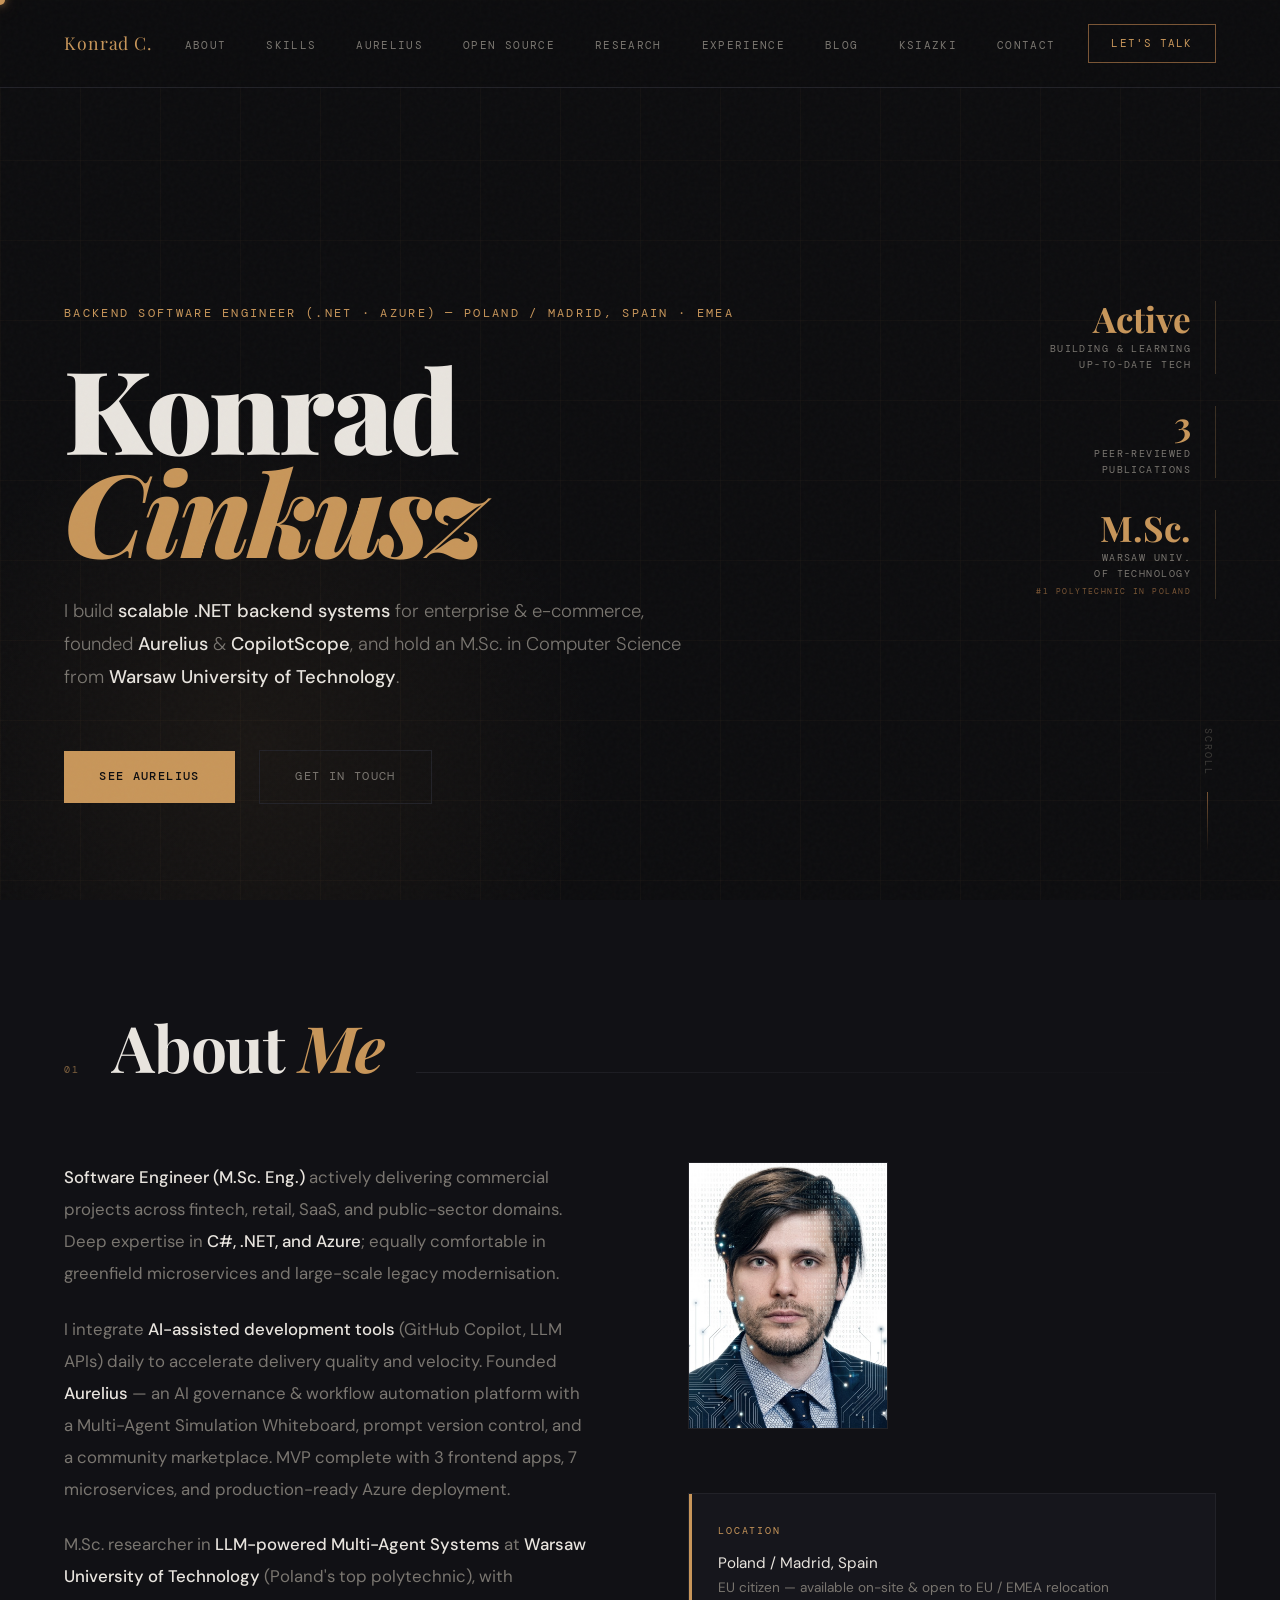
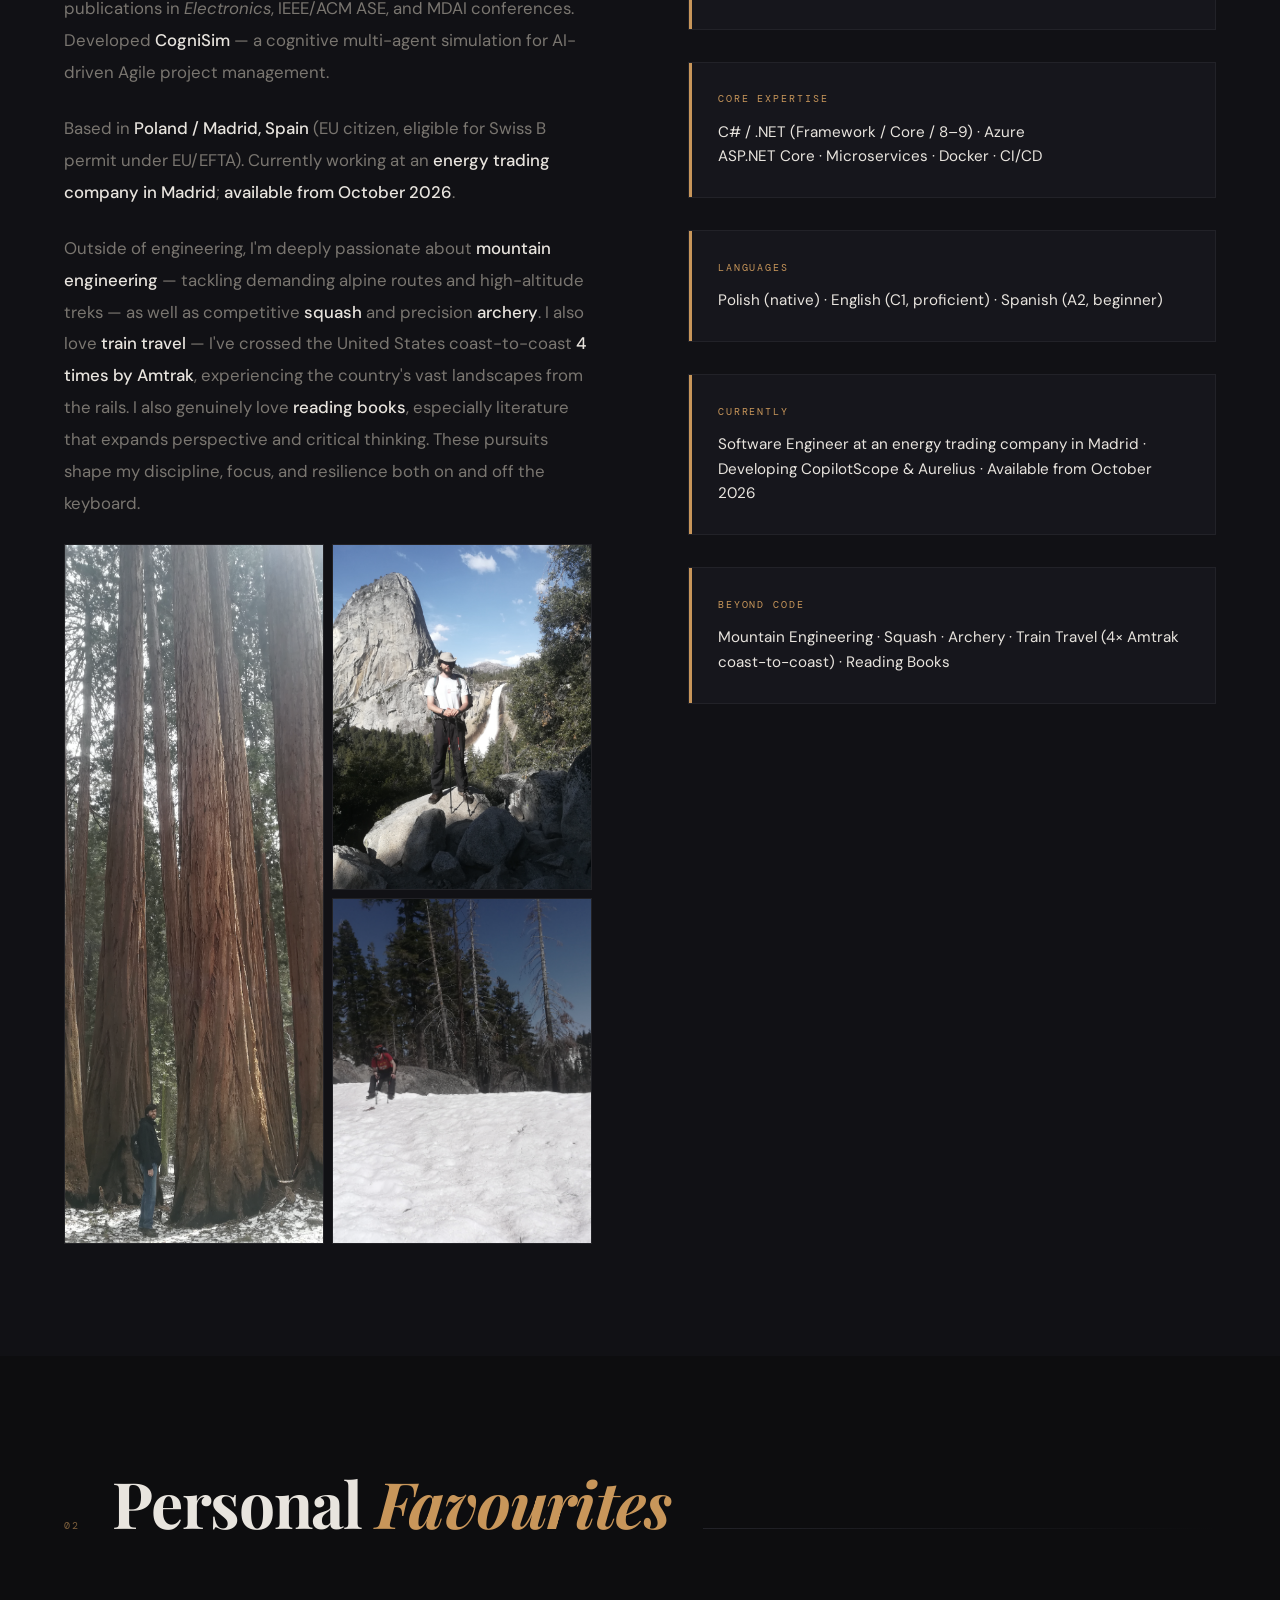
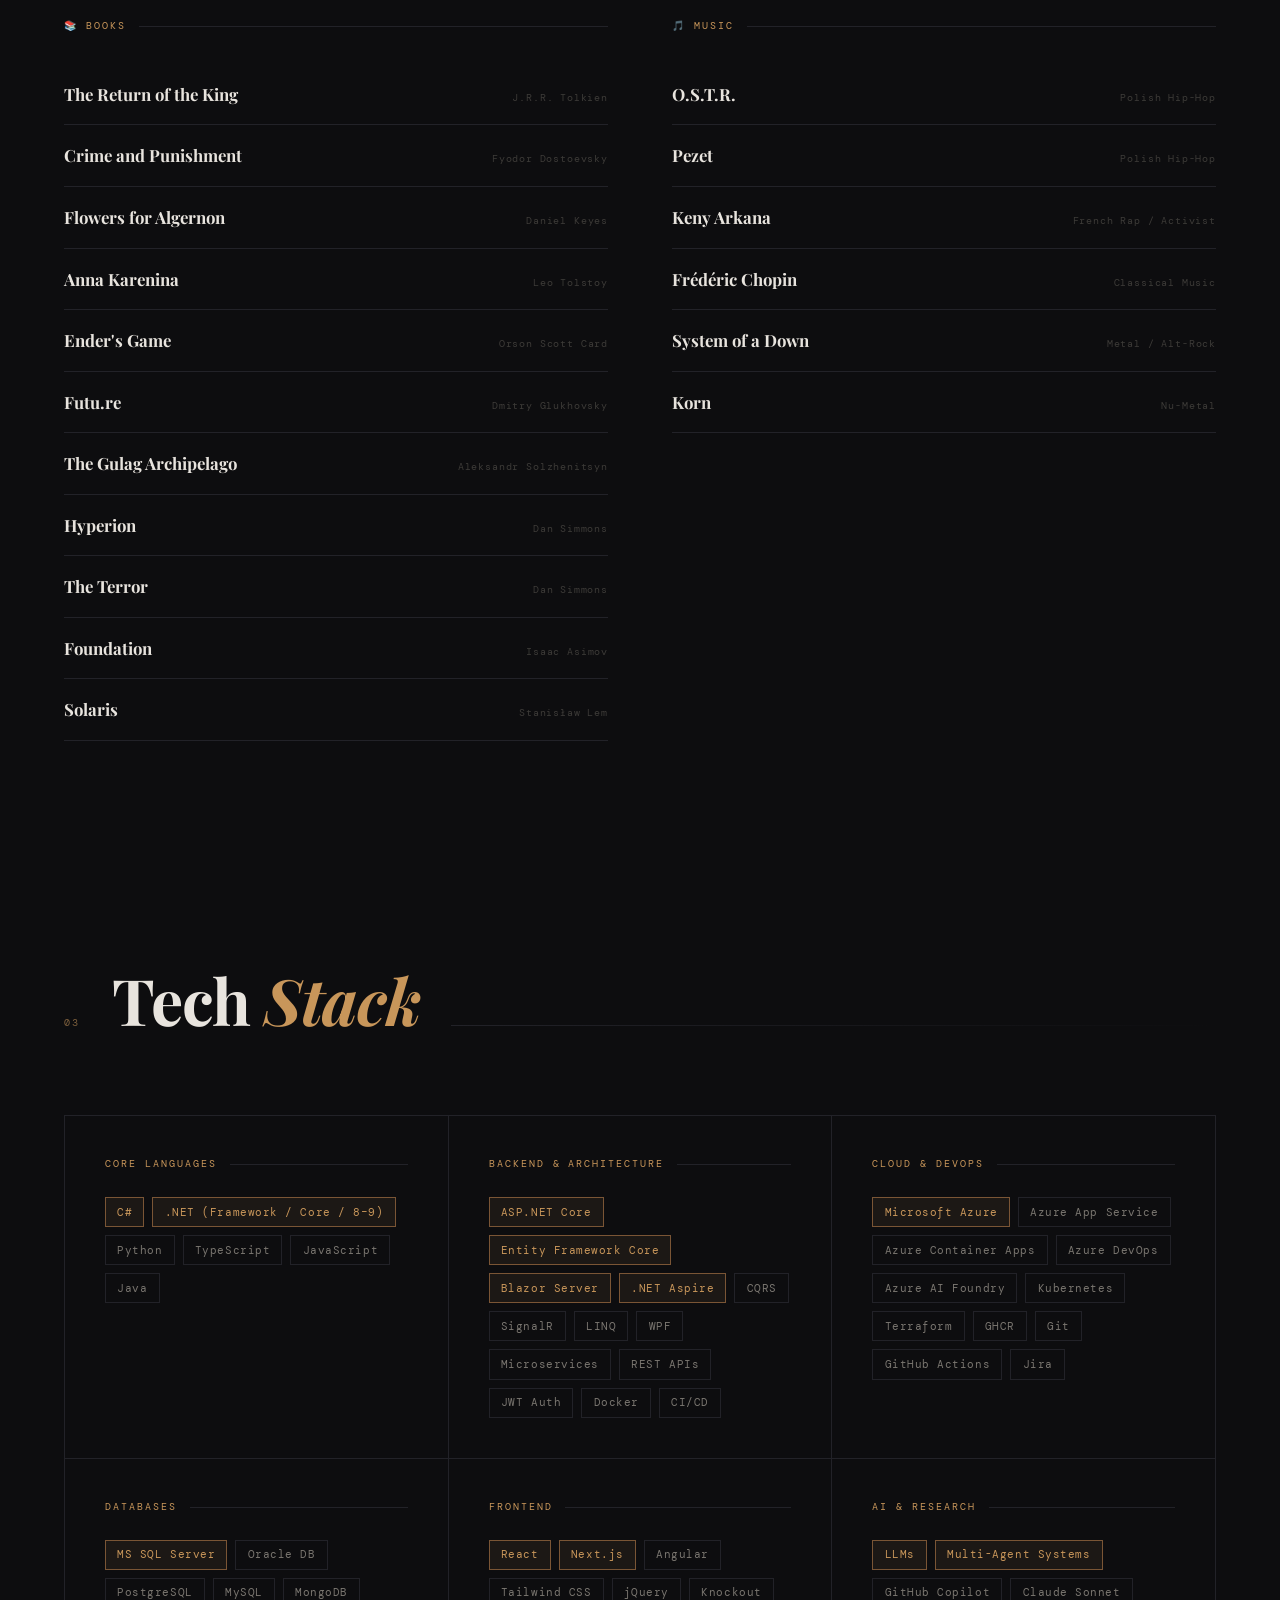
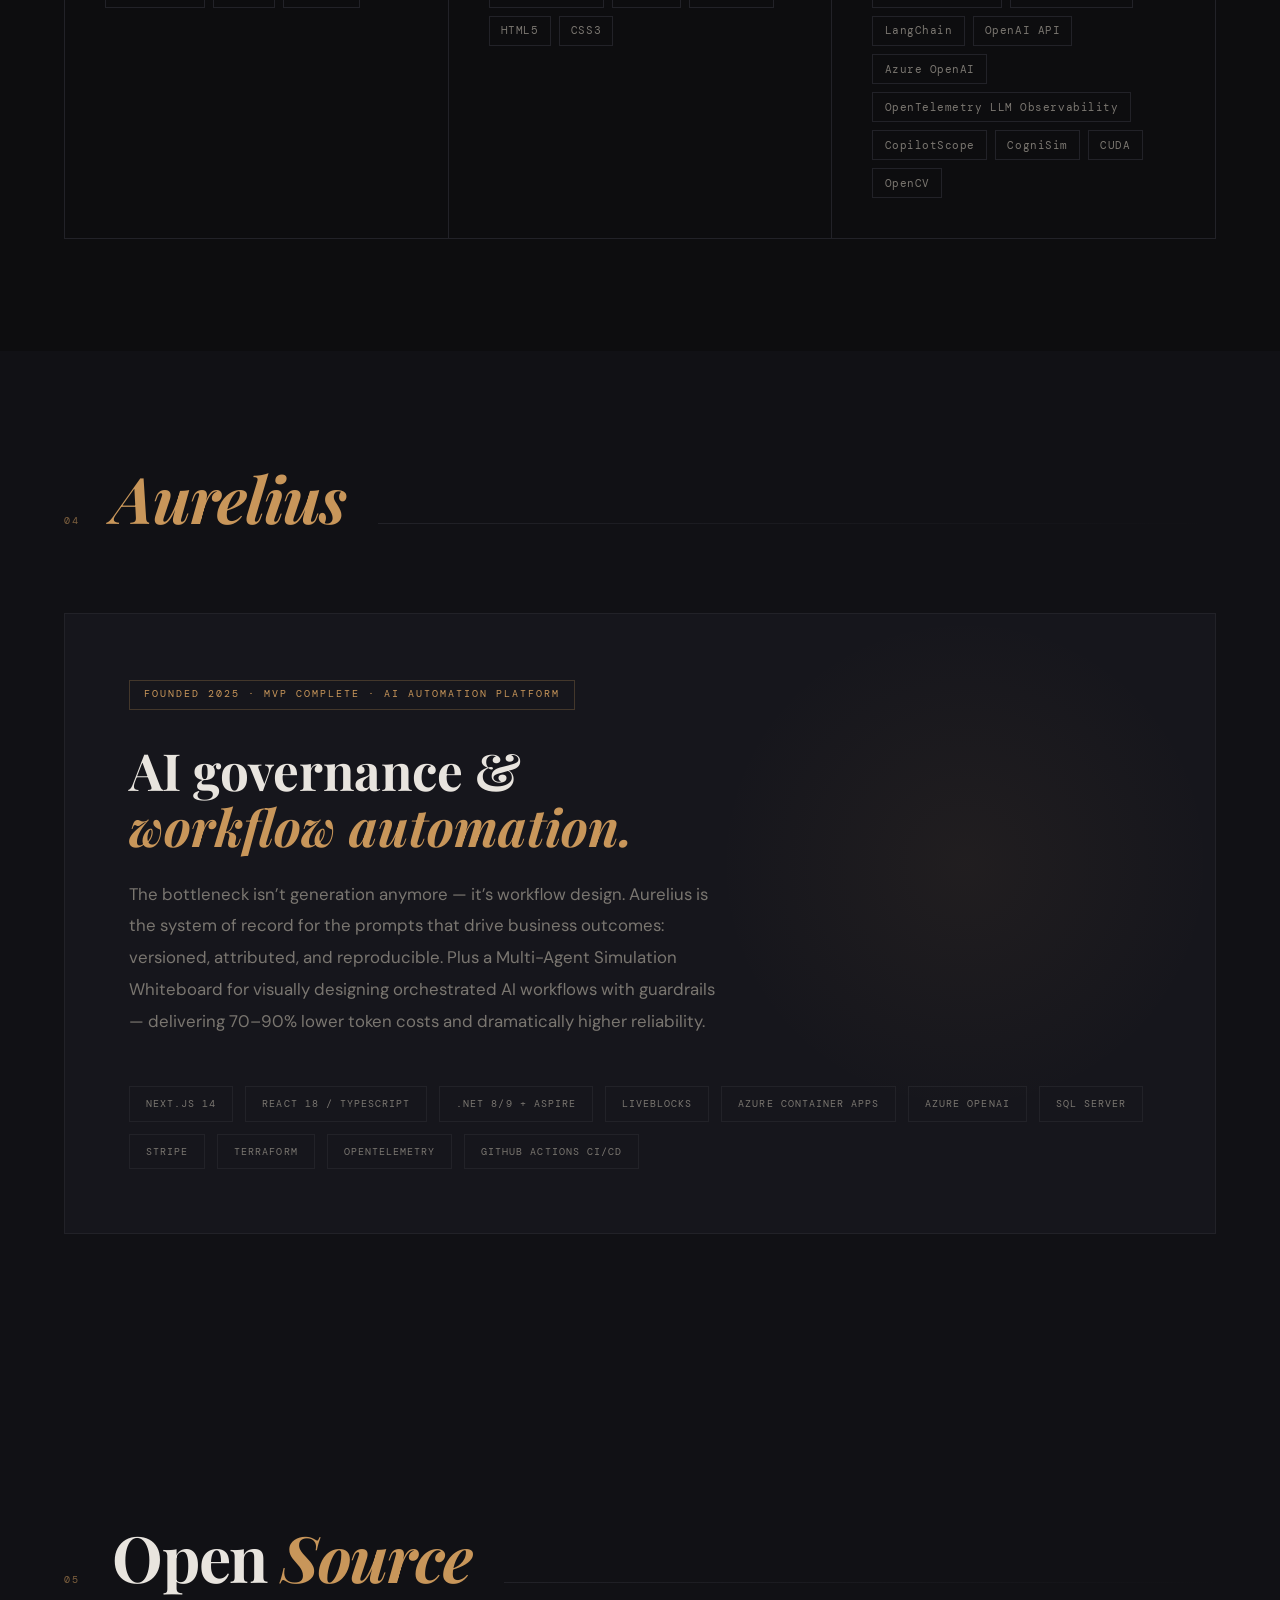
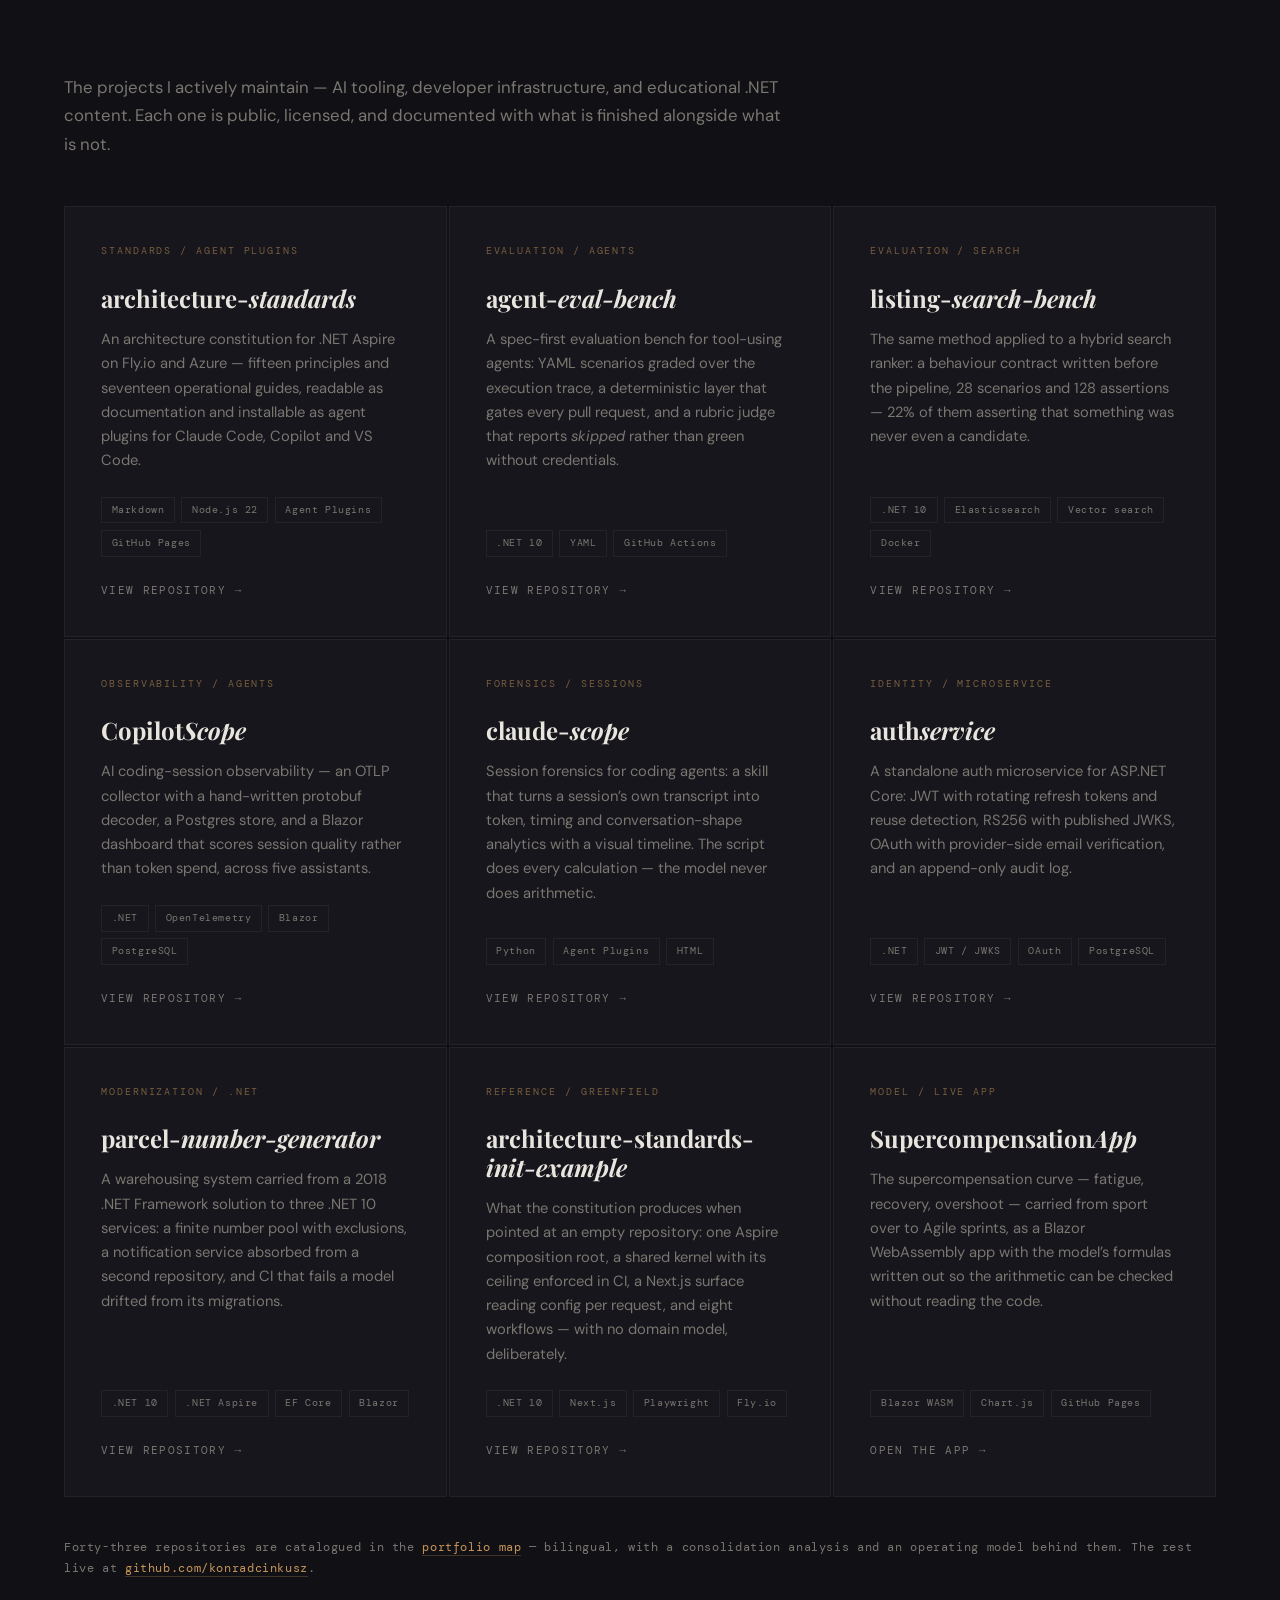
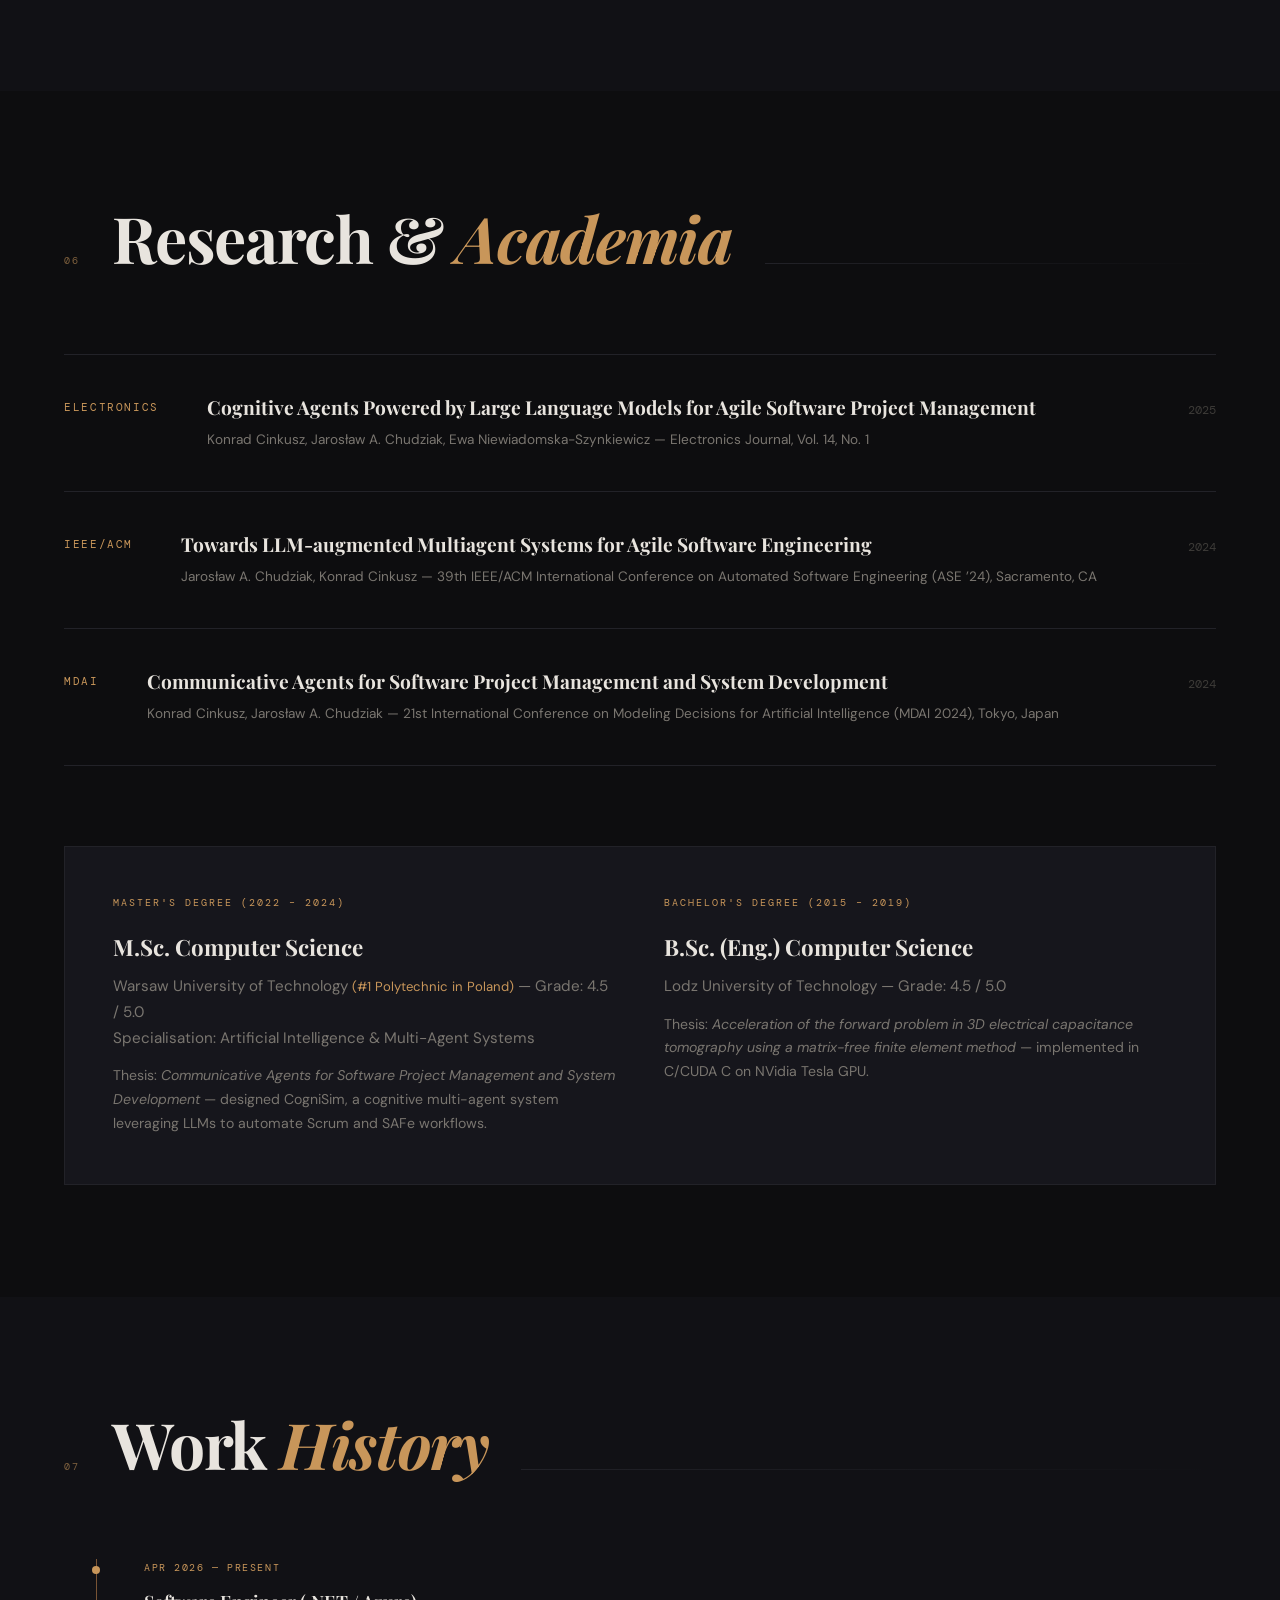
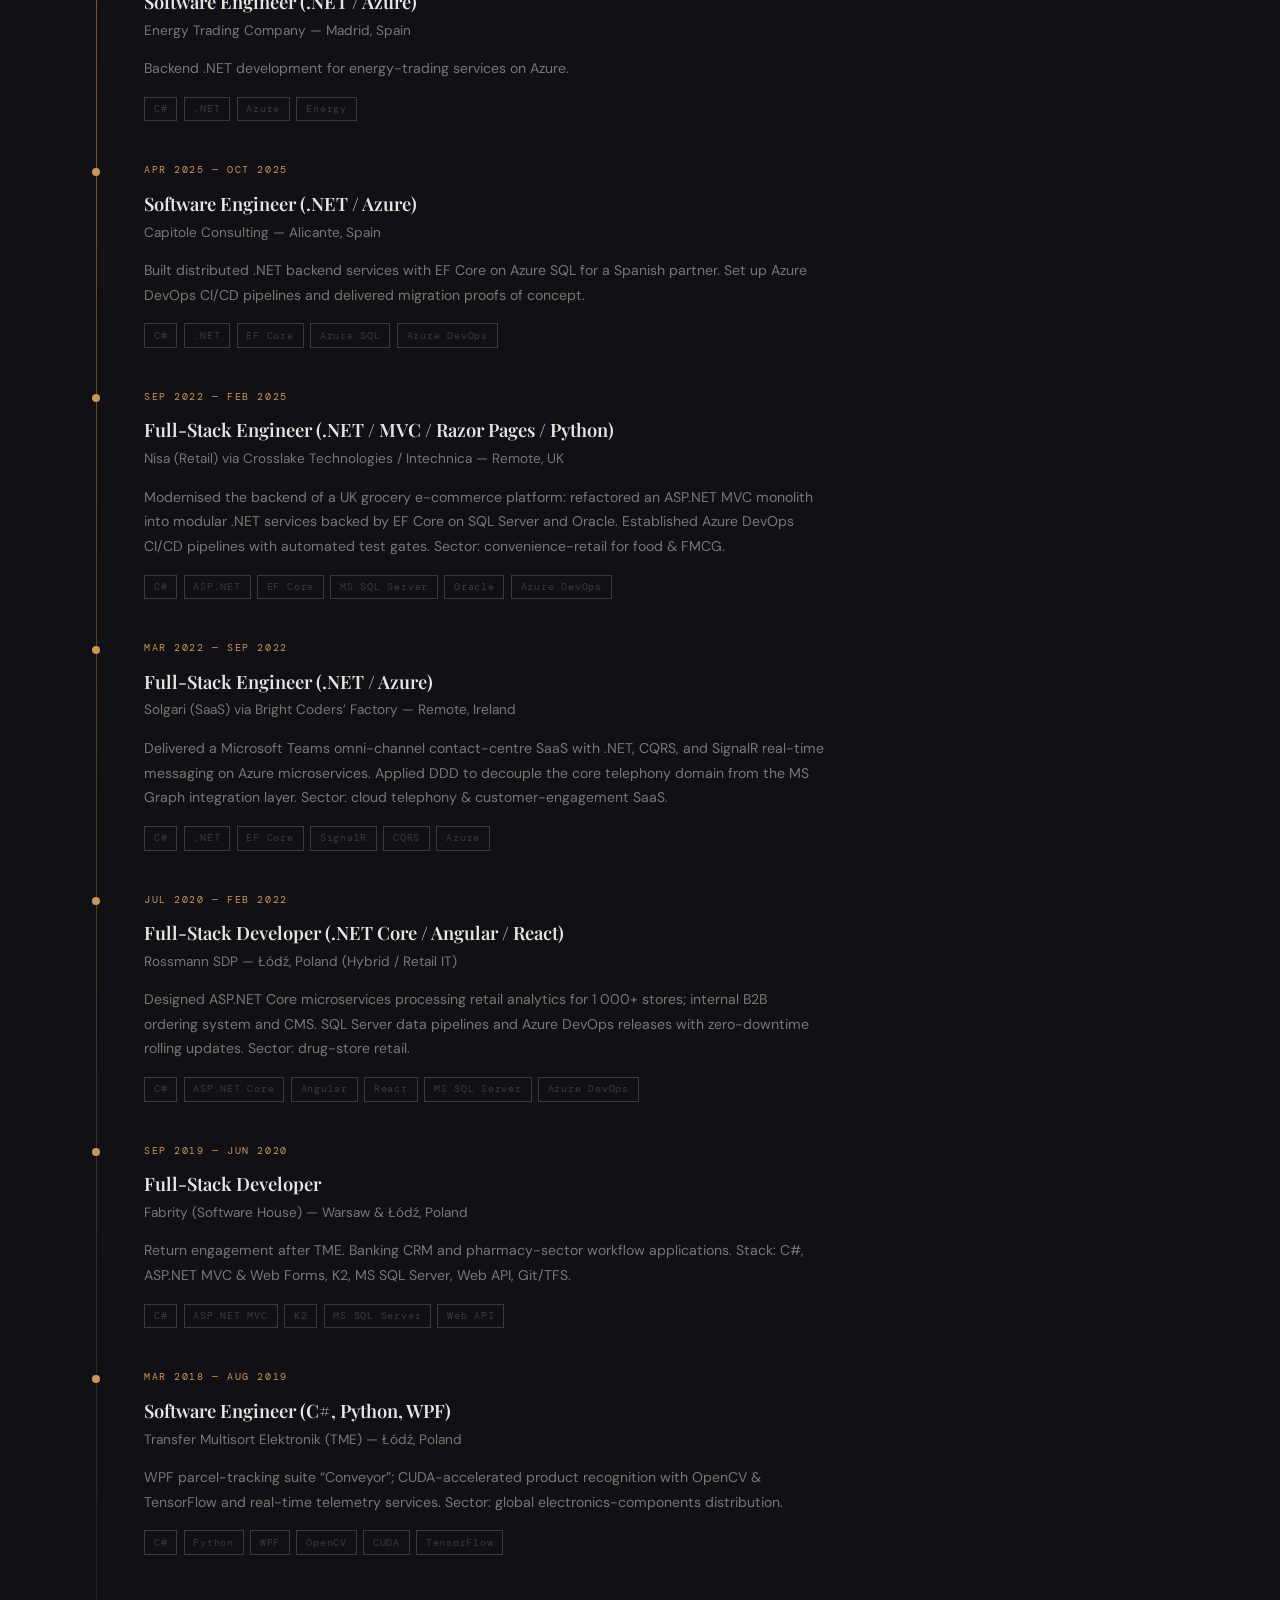
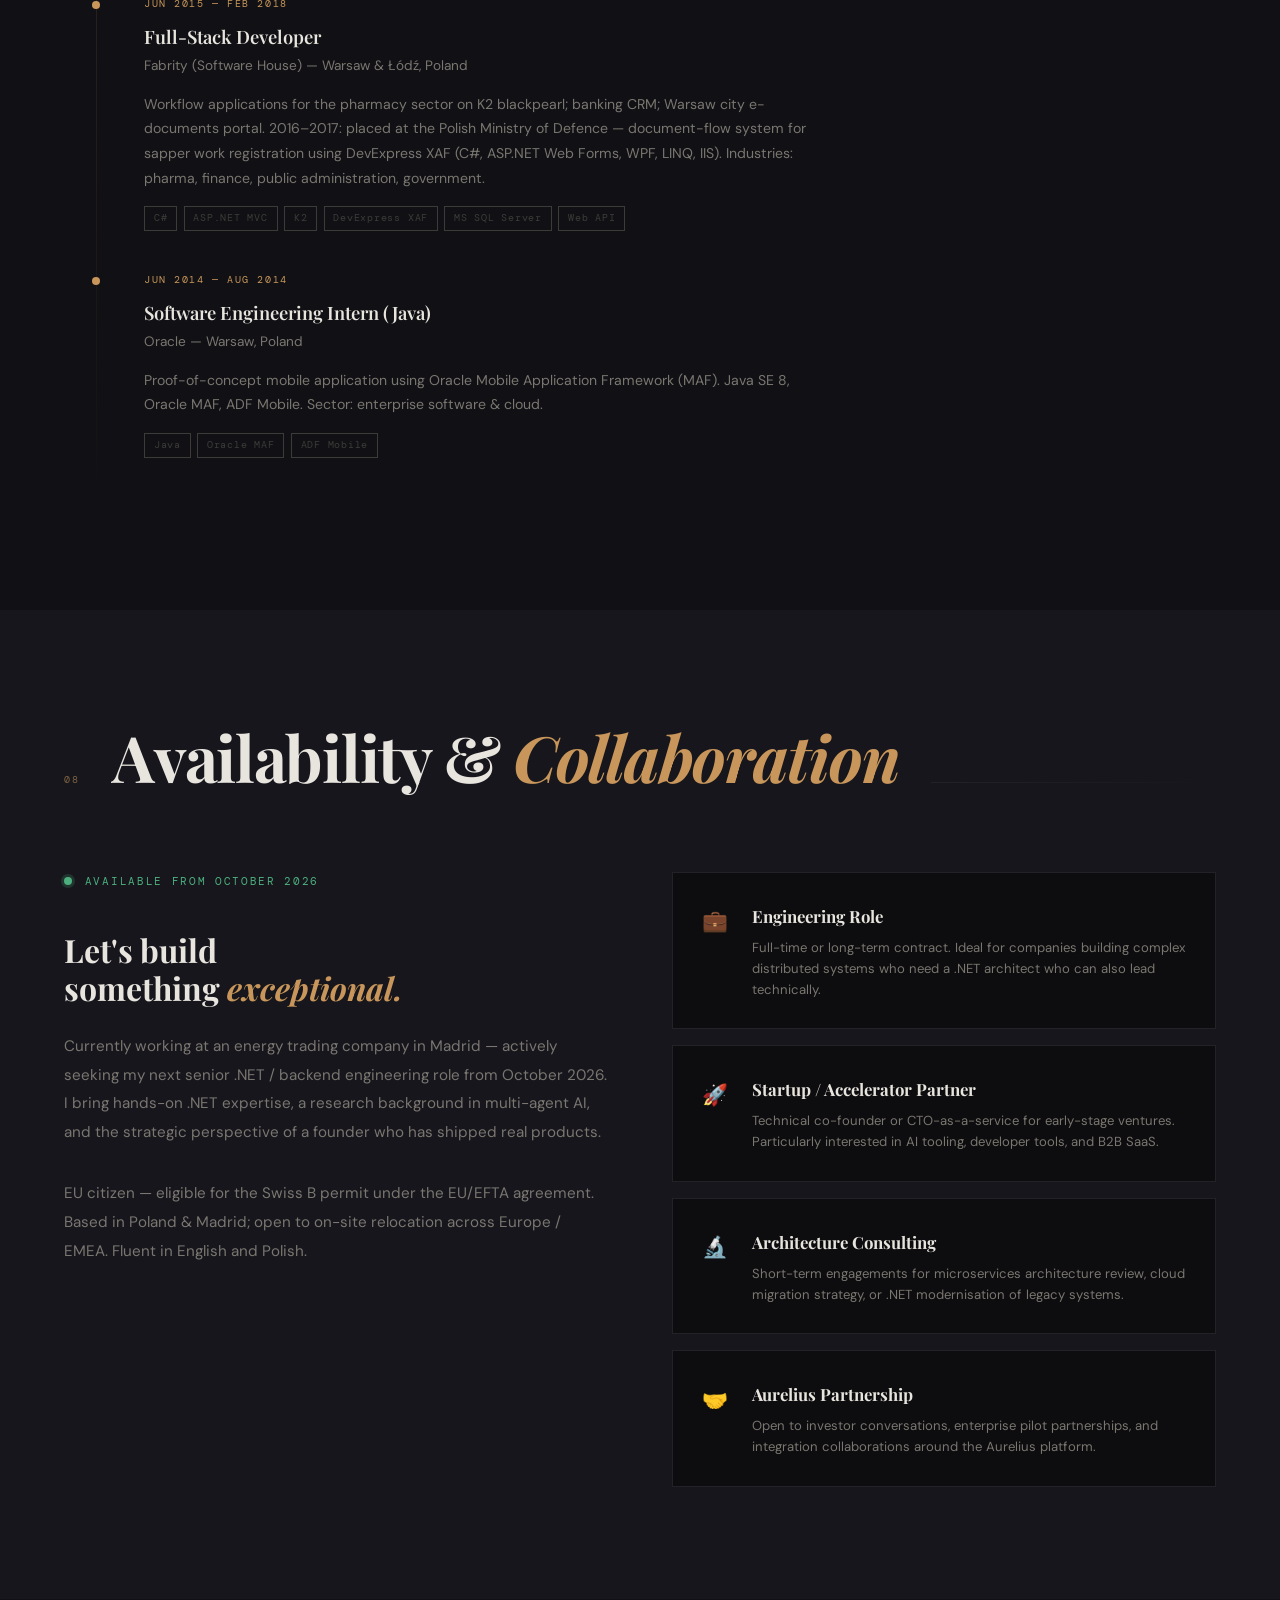
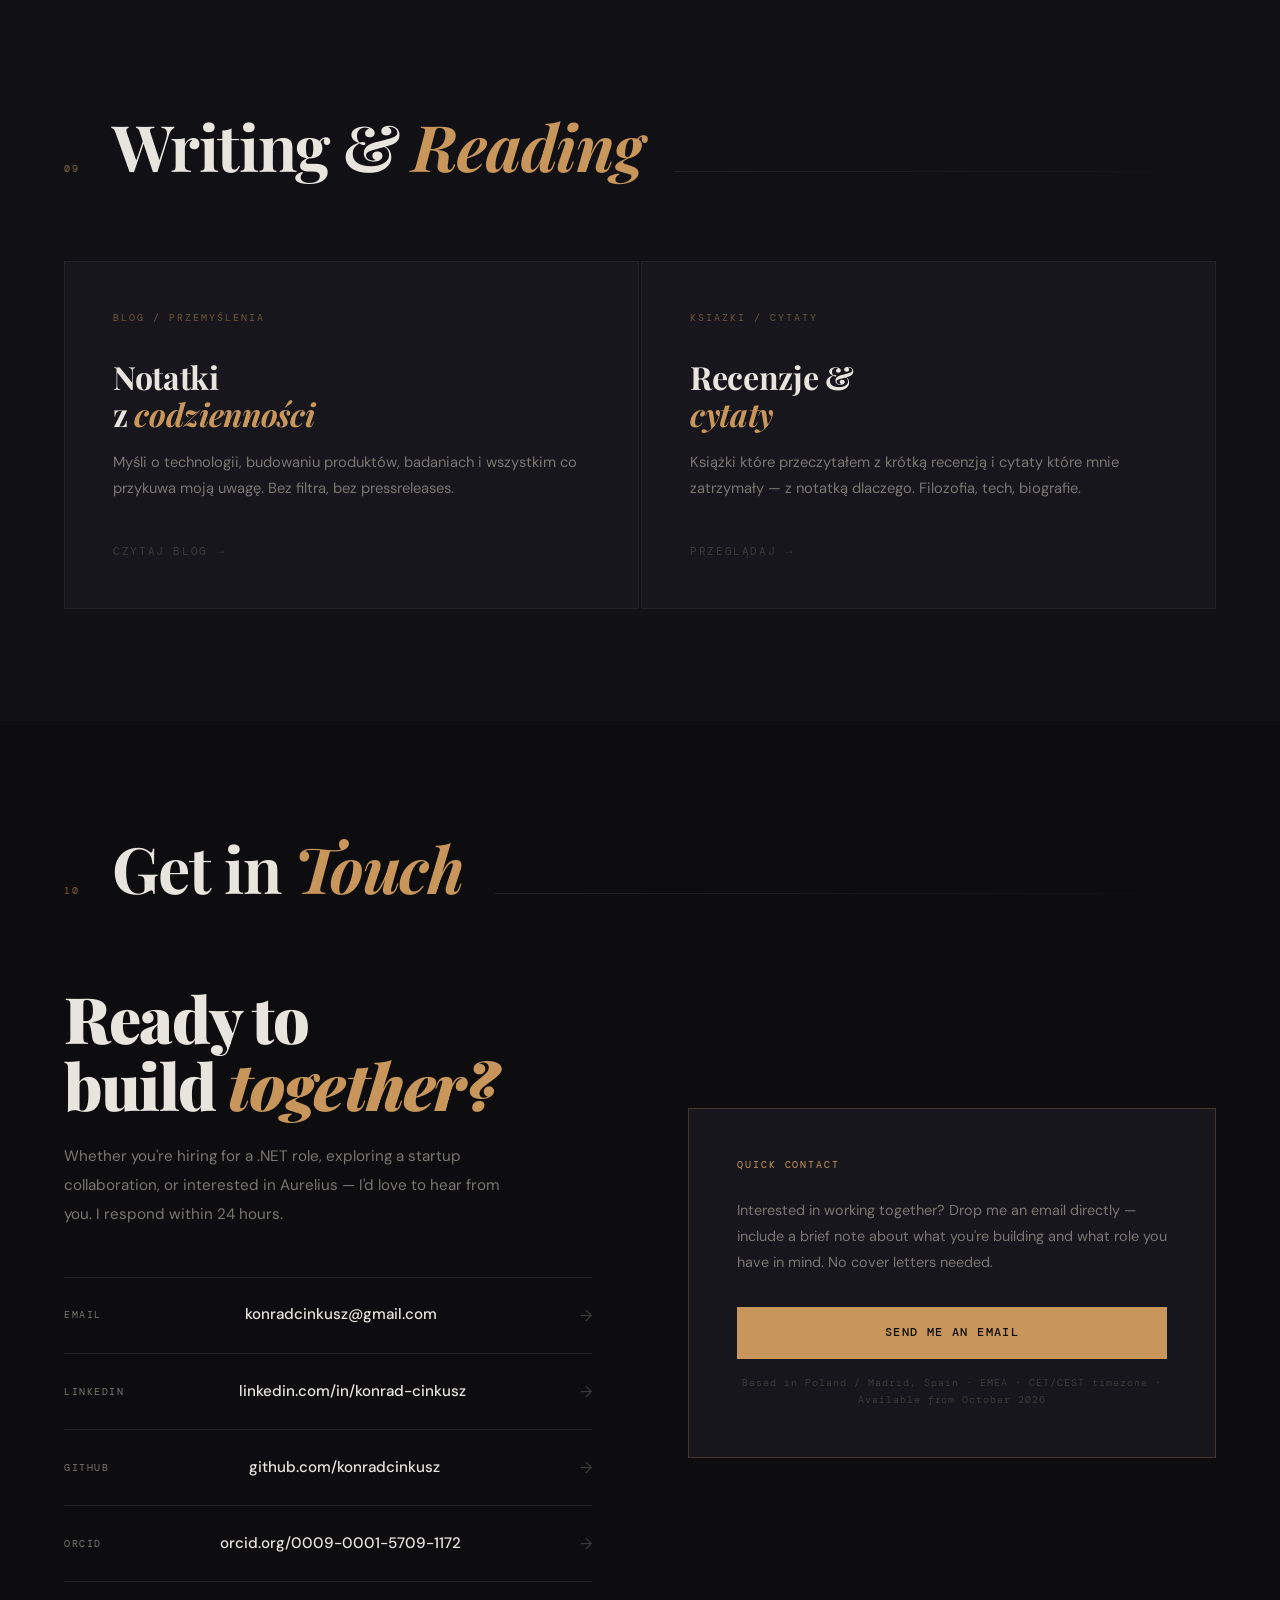
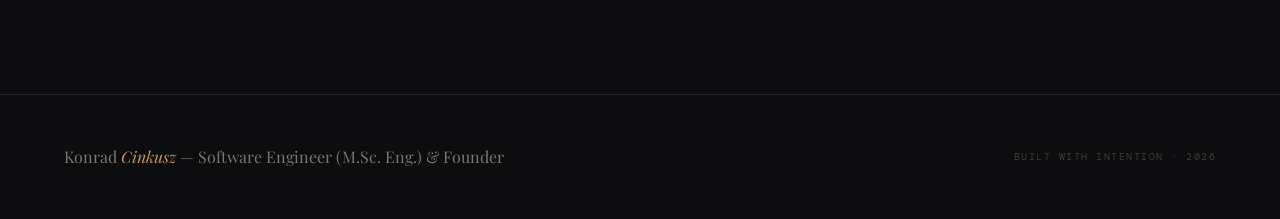
<file: index.html>
<!DOCTYPE html>
<html lang="en">
<head>
<meta charset="UTF-8" />
<meta name="viewport" content="width=device-width, initial-scale=1.0" />
<title>Konrad Cinkusz — Software Engineer (M.Sc. Eng.) & Founder</title>
<link href="https://fonts.googleapis.com/css2?family=Playfair+Display:ital,wght@0,400;0,700;0,900;1,400&family=DM+Sans:wght@300;400;500&family=DM+Mono:wght@300;400;500&display=swap" rel="stylesheet" />
<link rel="stylesheet" href="assets/shared.css" />
<script src="assets/shared.js"></script>
<style>
  :root {
    --bg: #0d0d0f;
    --bg2: #111115;
    --bg3: #16161c;
    --gold: #c8965a;
    --gold-light: #e0b87a;
    --gold-dim: #7a5535;
    --text: #e8e4de;
    --text-dim: #7a7670;
    --text-muted: #3d3b38;
    --border: #222228;
    --border-gold: rgba(200,150,90,0.25);
    --accent: #5a8cc8;
  }

  *, *::before, *::after { margin: 0; padding: 0; box-sizing: border-box; }

  html { scroll-behavior: smooth; }

  body {
    background: var(--bg);
    color: var(--text);
    font-family: 'DM Sans', sans-serif;
    font-size: 16px;
    line-height: 1.7;
    overflow-x: hidden;
  }

  /* ── NOISE OVERLAY ── */
  body::before {
    content: '';
    position: fixed;
    inset: 0;
    background-image: url("data:image/svg+xml,%3Csvg viewBox='0 0 256 256' xmlns='http://www.w3.org/2000/svg'%3E%3Cfilter id='n'%3E%3CfeTurbulence type='fractalNoise' baseFrequency='0.9' numOctaves='4' stitchTiles='stitch'/%3E%3C/filter%3E%3Crect width='100%25' height='100%25' filter='url(%23n)' opacity='1'/%3E%3C/svg%3E");
    opacity: 0.025;
    pointer-events: none;
    z-index: 1000;
  }

  /* ── NAV ── */
  nav {
    position: fixed;
    top: 0; left: 0; right: 0;
    z-index: 900;
    display: flex;
    justify-content: space-between;
    align-items: center;
    padding: 1.5rem 4rem;
    background: rgba(13,13,15,0.85);
    backdrop-filter: blur(12px);
    border-bottom: 1px solid var(--border);
  }

  .nav-logo {
    font-family: 'Playfair Display', serif;
    font-size: 1.1rem;
    color: var(--gold);
    letter-spacing: 0.05em;
    text-decoration: none;
  }

  .nav-links {
    display: flex;
    gap: 2.5rem;
    list-style: none;
  }

  .nav-links a {
    font-family: 'DM Mono', monospace;
    font-size: 0.7rem;
    letter-spacing: 0.12em;
    text-transform: uppercase;
    color: var(--text-dim);
    text-decoration: none;
    transition: color 0.3s;
  }

  .nav-links a:hover,
  .nav-links a.active { color: var(--gold); }

  .nav-cta {
    font-family: 'DM Mono', monospace;
    font-size: 0.7rem;
    letter-spacing: 0.1em;
    text-transform: uppercase;
    padding: 0.55rem 1.4rem;
    border: 1px solid var(--gold-dim);
    color: var(--gold);
    text-decoration: none;
    transition: all 0.3s;
  }

  .nav-cta:hover {
    background: var(--gold);
    color: var(--bg);
  }

  /* ── HERO ── */
  #hero {
    min-height: 100vh;
    display: flex;
    flex-direction: column;
    justify-content: flex-end;
    padding: 0 4rem 6rem;
    position: relative;
    overflow: hidden;
  }

  .hero-grid-bg {
    position: absolute;
    inset: 0;
    background-image:
      linear-gradient(to right, rgba(200,150,90,0.04) 1px, transparent 1px),
      linear-gradient(to bottom, rgba(200,150,90,0.04) 1px, transparent 1px);
    background-size: 80px 80px;
    pointer-events: none;
  }

  .hero-glow {
    position: absolute;
    bottom: -200px;
    left: -100px;
    width: 700px;
    height: 700px;
    background: radial-gradient(ellipse, rgba(200,150,90,0.07) 0%, transparent 70%);
    pointer-events: none;
  }

  .hero-eyebrow {
    font-family: 'DM Mono', monospace;
    font-size: 0.72rem;
    letter-spacing: 0.2em;
    text-transform: uppercase;
    color: var(--gold);
    margin-bottom: 2rem;
    opacity: 0;
    animation: fadeUp 0.8s ease 0.2s forwards;
  }

  .hero-name {
    font-family: 'Playfair Display', serif;
    font-size: clamp(4rem, 9vw, 9rem);
    font-weight: 900;
    line-height: 0.9;
    letter-spacing: -0.02em;
    margin-bottom: 2rem;
    opacity: 0;
    animation: fadeUp 0.8s ease 0.4s forwards;
  }

  .hero-name em {
    font-style: italic;
    color: var(--gold);
  }

  .hero-tagline {
    max-width: 620px;
    font-size: 1.15rem;
    font-weight: 300;
    color: var(--text-dim);
    line-height: 1.8;
    margin-bottom: 3.5rem;
    opacity: 0;
    animation: fadeUp 0.8s ease 0.6s forwards;
  }

  .hero-tagline strong { color: var(--text); font-weight: 500; }

  .hero-actions {
    display: flex;
    gap: 1.5rem;
    align-items: center;
    opacity: 0;
    animation: fadeUp 0.8s ease 0.8s forwards;
  }

  .btn-primary {
    display: inline-block;
    background: var(--gold);
    color: var(--bg);
    font-family: 'DM Mono', monospace;
    font-size: 0.72rem;
    letter-spacing: 0.12em;
    text-transform: uppercase;
    padding: 1rem 2.2rem;
    text-decoration: none;
    font-weight: 500;
    transition: all 0.3s;
  }

  .btn-primary:hover { background: var(--gold-light); transform: translateY(-2px); }

  .btn-ghost {
    display: inline-block;
    border: 1px solid var(--border);
    color: var(--text-dim);
    font-family: 'DM Mono', monospace;
    font-size: 0.72rem;
    letter-spacing: 0.12em;
    text-transform: uppercase;
    padding: 1rem 2.2rem;
    text-decoration: none;
    transition: all 0.3s;
  }

  .btn-ghost:hover { border-color: var(--gold-dim); color: var(--gold); }

  .hero-scroll-hint {
    position: absolute;
    right: 4rem;
    bottom: 3rem;
    font-family: 'DM Mono', monospace;
    font-size: 0.62rem;
    letter-spacing: 0.2em;
    text-transform: uppercase;
    color: var(--text-muted);
    writing-mode: vertical-rl;
    display: flex;
    align-items: center;
    gap: 1rem;
  }

  .hero-scroll-hint::after {
    content: '';
    display: block;
    width: 1px;
    height: 60px;
    background: linear-gradient(to bottom, var(--gold-dim), transparent);
    animation: scrollLine 2s ease infinite;
  }

  .hero-stats {
    position: absolute;
    right: 4rem;
    top: 50%;
    transform: translateY(-50%);
    display: flex;
    flex-direction: column;
    gap: 2rem;
    opacity: 0;
    animation: fadeIn 1s ease 1s forwards;
  }

  .stat-item {
    text-align: right;
    border-right: 1px solid var(--border-gold);
    padding-right: 1.5rem;
  }

  .stat-number {
    font-family: 'Playfair Display', serif;
    font-size: 2.2rem;
    font-weight: 700;
    color: var(--gold);
    line-height: 1;
  }

  .stat-label {
    font-family: 'DM Mono', monospace;
    font-size: 0.6rem;
    letter-spacing: 0.15em;
    text-transform: uppercase;
    color: var(--text-dim);
    margin-top: 0.3rem;
  }

  /* ── SECTION BASE ── */
  section {
    padding: 7rem 4rem;
    position: relative;
  }

  .section-header {
    display: flex;
    align-items: baseline;
    gap: 2rem;
    margin-bottom: 5rem;
  }

  .section-index {
    font-family: 'DM Mono', monospace;
    font-size: 0.65rem;
    letter-spacing: 0.2em;
    color: var(--gold);
    opacity: 0.6;
  }

  .section-title {
    font-family: 'Playfair Display', serif;
    font-size: clamp(2.5rem, 5vw, 4rem);
    font-weight: 700;
    line-height: 1.1;
    letter-spacing: -0.02em;
  }

  .section-title em { font-style: italic; color: var(--gold); }

  .section-rule {
    flex: 1;
    height: 1px;
    background: linear-gradient(to right, var(--border), transparent);
  }

  /* ── ABOUT ── */
  #about { background: var(--bg2); }

  .about-layout {
    display: grid;
    grid-template-columns: 1fr 1fr;
    gap: 6rem;
    align-items: start;
  }

  .about-photo {
    width: 200px;
    aspect-ratio: 3 / 4;
    object-fit: cover;
    object-position: top;
    border: 1px solid var(--border);
    filter: grayscale(20%);
    margin-bottom: 2rem;
    transition: filter 0.4s;
  }

  .about-photo:hover { filter: grayscale(0%); }

  .about-text p {
    font-size: 1.05rem;
    color: var(--text-dim);
    margin-bottom: 1.5rem;
    line-height: 1.9;
  }

  .about-text p strong { color: var(--text); font-weight: 500; }

  .about-aside {
    display: flex;
    flex-direction: column;
    gap: 2rem;
  }

  .info-block {
    border: 1px solid var(--border);
    padding: 1.8rem;
    position: relative;
    background: var(--bg3);
  }

  .info-block::before {
    content: '';
    position: absolute;
    top: 0; left: 0;
    width: 3px; height: 100%;
    background: var(--gold);
  }

  .info-label {
    font-family: 'DM Mono', monospace;
    font-size: 0.6rem;
    letter-spacing: 0.2em;
    text-transform: uppercase;
    color: var(--gold);
    margin-bottom: 0.75rem;
  }

  .info-value {
    font-size: 0.95rem;
    color: var(--text);
    line-height: 1.6;
  }

  /* ── HOBBY COLLAGE ── */
  .hobby-collage {
    display: grid;
    grid-template-columns: 1fr 1fr;
    grid-template-rows: 1fr 1fr;
    gap: 0.5rem;
    margin-top: 1.5rem;
  }

  .hobby-collage img {
    width: 100%;
    height: 100%;
    object-fit: cover;
    border: 1px solid var(--border);
    filter: grayscale(30%);
    transition: filter 0.4s, transform 0.4s;
  }

  .hobby-collage img:hover {
    filter: grayscale(0%);
    transform: scale(1.02);
  }

  .hobby-collage img:first-child {
    grid-row: 1 / 3;
    aspect-ratio: 3 / 4;
  }

  /* ── FAVOURITES ── */
  #favourites { background: var(--bg); }

  .fav-layout {
    display: grid;
    grid-template-columns: 1fr 1fr;
    gap: 4rem;
  }

  .fav-column-label {
    font-family: 'DM Mono', monospace;
    font-size: 0.62rem;
    letter-spacing: 0.2em;
    text-transform: uppercase;
    color: var(--gold);
    margin-bottom: 1.8rem;
    display: flex;
    align-items: center;
    gap: 0.8rem;
  }

  .fav-column-label::after {
    content: '';
    flex: 1;
    height: 1px;
    background: var(--border);
  }

  .fav-item {
    border-bottom: 1px solid var(--border);
    padding: 1rem 0;
    display: flex;
    justify-content: space-between;
    align-items: baseline;
    transition: padding-left 0.3s;
    cursor: default;
  }

  .fav-item:first-of-type { border-top: 1px solid var(--border); }

  .fav-item:hover { padding-left: 0.8rem; }

  .fav-item-title {
    font-family: 'Playfair Display', serif;
    font-size: 1.05rem;
    font-weight: 700;
    color: var(--text);
    transition: color 0.3s;
  }

  .fav-item:hover .fav-item-title { color: var(--gold); }

  .fav-item-sub {
    font-family: 'DM Mono', monospace;
    font-size: 0.65rem;
    letter-spacing: 0.08em;
    color: var(--text-muted);
    white-space: nowrap;
    margin-left: 1rem;
  }

  @media (max-width: 900px) {
    .fav-layout { grid-template-columns: 1fr; gap: 3rem; }
  }

  /* ── SKILLS ── */
  #skills { background: var(--bg); }

  .skills-layout {
    display: grid;
    grid-template-columns: repeat(3, 1fr);
    gap: 1px;
    background: var(--border);
    border: 1px solid var(--border);
  }

  .skill-group {
    background: var(--bg);
    padding: 2.5rem;
    transition: background 0.3s;
  }

  .skill-group:hover { background: var(--bg3); }

  .skill-group-label {
    font-family: 'DM Mono', monospace;
    font-size: 0.62rem;
    letter-spacing: 0.2em;
    text-transform: uppercase;
    color: var(--gold);
    margin-bottom: 1.5rem;
    display: flex;
    align-items: center;
    gap: 0.8rem;
  }

  .skill-group-label::after {
    content: '';
    flex: 1;
    height: 1px;
    background: var(--border);
  }

  .skill-tags {
    display: flex;
    flex-wrap: wrap;
    gap: 0.5rem;
  }

  .skill-tag {
    font-family: 'DM Mono', monospace;
    font-size: 0.68rem;
    letter-spacing: 0.05em;
    color: var(--text-dim);
    border: 1px solid var(--border);
    padding: 0.3rem 0.7rem;
    transition: all 0.2s;
    cursor: default;
  }

  .skill-tag:hover {
    border-color: var(--gold-dim);
    color: var(--gold);
    background: rgba(200,150,90,0.05);
  }

  .skill-tag.primary {
    border-color: var(--gold-dim);
    color: var(--gold);
    background: rgba(200,150,90,0.08);
  }

  /* ── AURELIUS ── */
  #aurelius { background: var(--bg2); }

  .product-hero {
    background: var(--bg3);
    border: 1px solid var(--border);
    padding: 4rem;
    position: relative;
    overflow: hidden;
    margin-bottom: 4rem;
  }

  .product-hero::before {
    content: '';
    position: absolute;
    top: 0; right: 0;
    width: 500px; height: 500px;
    background: radial-gradient(ellipse, rgba(200,150,90,0.06) 0%, transparent 70%);
    pointer-events: none;
  }

  .product-badge {
    font-family: 'DM Mono', monospace;
    font-size: 0.62rem;
    letter-spacing: 0.2em;
    text-transform: uppercase;
    color: var(--gold);
    border: 1px solid var(--border-gold);
    padding: 0.35rem 0.9rem;
    display: inline-block;
    margin-bottom: 2rem;
  }

  .product-name {
    font-family: 'Playfair Display', serif;
    font-size: clamp(2rem, 4vw, 3.5rem);
    font-weight: 700;
    margin-bottom: 1.5rem;
    line-height: 1.1;
  }

  .product-name em { font-style: italic; color: var(--gold); }

  .product-desc {
    max-width: 600px;
    font-size: 1.05rem;
    color: var(--text-dim);
    line-height: 1.9;
    margin-bottom: 3rem;
  }

  .product-pills {
    display: flex;
    flex-wrap: wrap;
    gap: 0.75rem;
  }

  .product-pill {
    font-family: 'DM Mono', monospace;
    font-size: 0.65rem;
    letter-spacing: 0.1em;
    text-transform: uppercase;
    border: 1px solid var(--border);
    color: var(--text-dim);
    padding: 0.5rem 1rem;
  }

  .product-features {
    display: grid;
    grid-template-columns: repeat(3, 1fr);
    gap: 1.5rem;
  }

  .feature-card {
    border: 1px solid var(--border);
    padding: 2rem;
    background: var(--bg);
    position: relative;
    transition: border-color 0.3s, transform 0.3s;
  }

  .feature-card:hover {
    border-color: var(--gold-dim);
    transform: translateY(-3px);
  }

  .feature-icon {
    font-size: 1.5rem;
    margin-bottom: 1.2rem;
  }

  .feature-title {
    font-family: 'Playfair Display', serif;
    font-size: 1.15rem;
    font-weight: 700;
    margin-bottom: 0.75rem;
    color: var(--text);
  }

  .feature-desc {
    font-size: 0.88rem;
    color: var(--text-dim);
    line-height: 1.7;
  }

  /* ── RESEARCH ── */
  #research { background: var(--bg); }

  .research-list {
    display: flex;
    flex-direction: column;
    gap: 0;
  }

  .research-item {
    border-top: 1px solid var(--border);
    padding: 2.5rem 0;
    display: grid;
    grid-template-columns: auto 1fr auto;
    gap: 3rem;
    align-items: start;
    transition: background 0.3s;
    cursor: default;
  }

  .research-item:last-child { border-bottom: 1px solid var(--border); }

  .research-item:hover { background: rgba(200,150,90,0.02); padding-left: 1rem; padding-right: 1rem; margin: 0 -1rem; }

  .research-venue {
    font-family: 'DM Mono', monospace;
    font-size: 0.68rem;
    letter-spacing: 0.15em;
    text-transform: uppercase;
    color: var(--gold);
    padding-top: 0.2rem;
    white-space: nowrap;
  }

  .research-title {
    font-family: 'Playfair Display', serif;
    font-size: 1.2rem;
    font-weight: 700;
    margin-bottom: 0.5rem;
    line-height: 1.3;
  }

  .research-meta {
    font-size: 0.85rem;
    color: var(--text-dim);
  }

  .research-year {
    font-family: 'DM Mono', monospace;
    font-size: 0.75rem;
    color: var(--text-muted);
    padding-top: 0.3rem;
    white-space: nowrap;
  }

  .education-block {
    margin-top: 5rem;
    border: 1px solid var(--border);
    padding: 3rem;
    background: var(--bg3);
    display: grid;
    grid-template-columns: 1fr 1fr;
    gap: 3rem;
  }

  .edu-label {
    font-family: 'DM Mono', monospace;
    font-size: 0.62rem;
    letter-spacing: 0.2em;
    text-transform: uppercase;
    color: var(--gold);
    margin-bottom: 1rem;
  }

  .edu-degree {
    font-family: 'Playfair Display', serif;
    font-size: 1.4rem;
    font-weight: 700;
    margin-bottom: 0.5rem;
  }

  .edu-school {
    font-size: 0.95rem;
    color: var(--text-dim);
  }

  /* ── EXPERIENCE ── */
  #experience { background: var(--bg2); }

  .timeline {
    position: relative;
    padding-left: 2rem;
  }

  .timeline::before {
    content: '';
    position: absolute;
    top: 0; left: 2rem;
    width: 1px;
    height: 100%;
    background: linear-gradient(to bottom, var(--gold-dim), transparent);
  }

  .timeline-item {
    position: relative;
    padding: 0 0 2.5rem 3rem;
    opacity: 0;
    transform: translateX(-20px);
    transition: opacity 0.6s ease, transform 0.6s ease;
  }

  .timeline-item.visible { opacity: 1; transform: translateX(0); }

  .timeline-dot {
    position: absolute;
    left: -4px;
    top: 0.4rem;
    width: 8px; height: 8px;
    background: var(--gold);
    border-radius: 50%;
  }

  .timeline-date {
    font-family: 'DM Mono', monospace;
    font-size: 0.65rem;
    letter-spacing: 0.15em;
    text-transform: uppercase;
    color: var(--gold);
    margin-bottom: 0.8rem;
  }

  .timeline-role {
    font-family: 'Playfair Display', serif;
    font-size: 1.15rem;
    font-weight: 600;
    margin-bottom: 0.3rem;
    line-height: 1.3;
  }

  .timeline-company {
    font-size: 0.85rem;
    color: var(--text-dim);
    margin-bottom: 0.9rem;
  }

  .timeline-desc {
    font-size: 0.88rem;
    color: var(--text-dim);
    line-height: 1.75;
    max-width: 680px;
  }

  .timeline-tags {
    display: flex;
    flex-wrap: wrap;
    gap: 0.4rem;
    margin-top: 1rem;
  }

  .tl-tag {
    font-family: 'DM Mono', monospace;
    font-size: 0.6rem;
    letter-spacing: 0.08em;
    color: var(--text-muted);
    border: 1px solid var(--text-muted);
    padding: 0.2rem 0.55rem;
  }

  /* ── AVAILABILITY ── */
  #availability { background: var(--bg3); }

  .avail-grid {
    display: grid;
    grid-template-columns: 1fr 1fr;
    gap: 4rem;
    align-items: start;
  }

  .avail-status {
    display: flex;
    align-items: center;
    gap: 0.8rem;
    margin-bottom: 2.5rem;
  }

  .status-dot {
    width: 8px; height: 8px;
    background: #4caf7d;
    border-radius: 50%;
    box-shadow: 0 0 0 3px rgba(76,175,125,0.2);
    animation: pulse 2s ease infinite;
  }

  .status-text {
    font-family: 'DM Mono', monospace;
    font-size: 0.7rem;
    letter-spacing: 0.15em;
    text-transform: uppercase;
    color: #4caf7d;
  }

  .avail-heading {
    font-family: 'Playfair Display', serif;
    font-size: 2rem;
    font-weight: 700;
    margin-bottom: 1.5rem;
    line-height: 1.2;
  }

  .avail-heading em { font-style: italic; color: var(--gold); }

  .avail-text {
    font-size: 0.95rem;
    color: var(--text-dim);
    line-height: 1.9;
    margin-bottom: 2rem;
  }

  .collab-modes {
    display: flex;
    flex-direction: column;
    gap: 1rem;
  }

  .collab-card {
    border: 1px solid var(--border);
    padding: 1.8rem;
    background: var(--bg);
    display: grid;
    grid-template-columns: auto 1fr;
    gap: 1.5rem;
    align-items: start;
    transition: border-color 0.3s;
  }

  .collab-card:hover { border-color: var(--gold-dim); }

  .collab-icon {
    font-size: 1.3rem;
    padding-top: 0.1rem;
  }

  .collab-title {
    font-family: 'Playfair Display', serif;
    font-size: 1.05rem;
    font-weight: 700;
    margin-bottom: 0.4rem;
  }

  .collab-desc {
    font-size: 0.82rem;
    color: var(--text-dim);
    line-height: 1.6;
  }

  /* ── CONTACT ── */
  #contact { background: var(--bg); }

  .contact-layout {
    display: grid;
    grid-template-columns: 1fr 1fr;
    gap: 6rem;
    align-items: center;
  }

  .contact-heading {
    font-family: 'Playfair Display', serif;
    font-size: clamp(2.5rem, 5vw, 4rem);
    font-weight: 900;
    line-height: 1.05;
    letter-spacing: -0.02em;
    margin-bottom: 1.5rem;
  }

  .contact-heading em { font-style: italic; color: var(--gold); }

  .contact-subtext {
    font-size: 0.95rem;
    color: var(--text-dim);
    line-height: 1.9;
    margin-bottom: 3rem;
    max-width: 440px;
  }

  .contact-links {
    display: flex;
    flex-direction: column;
    gap: 0;
  }

  .contact-link {
    display: flex;
    align-items: center;
    justify-content: space-between;
    padding: 1.5rem 0;
    border-bottom: 1px solid var(--border);
    text-decoration: none;
    group: true;
    transition: padding-left 0.3s;
  }

  .contact-link:hover { padding-left: 1rem; }
  .contact-link:first-child { border-top: 1px solid var(--border); }

  .contact-link-label {
    font-family: 'DM Mono', monospace;
    font-size: 0.65rem;
    letter-spacing: 0.15em;
    text-transform: uppercase;
    color: var(--text-dim);
  }

  .contact-link-value {
    font-size: 0.95rem;
    color: var(--text);
    font-weight: 500;
    transition: color 0.3s;
  }

  .contact-link-value:target {
    color: var(--gold);
    background: rgba(200,150,90,0.16);
    box-shadow: 0 0 0 8px rgba(200,150,90,0.16);
    border-radius: 2px;
    animation: emailHighlight 1.3s ease-out;
  }

  .contact-link:hover .contact-link-value { color: var(--gold); }

  .contact-link-arrow {
    color: var(--text-muted);
    transition: color 0.3s, transform 0.3s;
  }

  .contact-link:hover .contact-link-arrow {
    color: var(--gold);
    transform: translateX(4px);
  }

  .contact-cta-block {
    background: var(--bg3);
    border: 1px solid var(--border-gold);
    padding: 3rem;
  }

  .contact-cta-block .btn-primary {
    width: 100%;
    text-align: center;
    display: block;
    margin-bottom: 1rem;
  }

  .contact-note {
    font-family: 'DM Mono', monospace;
    font-size: 0.62rem;
    letter-spacing: 0.1em;
    color: var(--text-muted);
    text-align: center;
  }

  /* ── FOOTER ── */
  footer {
    border-top: 1px solid var(--border);
    padding: 3rem 4rem;
    display: flex;
    justify-content: space-between;
    align-items: center;
    background: var(--bg);
  }

  .footer-left {
    font-family: 'Playfair Display', serif;
    font-size: 1rem;
    color: var(--text-dim);
  }

  .footer-left em { font-style: italic; color: var(--gold); }

  .footer-right {
    font-family: 'DM Mono', monospace;
    font-size: 0.62rem;
    letter-spacing: 0.15em;
    text-transform: uppercase;
    color: var(--text-muted);
  }

  /* ── ANIMATIONS ── */
  @keyframes fadeUp {
    from { opacity: 0; transform: translateY(30px); }
    to { opacity: 1; transform: translateY(0); }
  }

  @keyframes fadeIn {
    from { opacity: 0; }
    to { opacity: 1; }
  }

  @keyframes pulse {
    0%, 100% { box-shadow: 0 0 0 3px rgba(76,175,125,0.2); }
    50% { box-shadow: 0 0 0 6px rgba(76,175,125,0.1); }
  }

  @keyframes scrollLine {
    0% { transform: scaleY(0); transform-origin: top; }
    50% { transform: scaleY(1); transform-origin: top; }
    51% { transform: scaleY(1); transform-origin: bottom; }
    100% { transform: scaleY(0); transform-origin: bottom; }
  }

  @keyframes emailHighlight {
    0% {
      background: rgba(200,150,90,0.35);
      box-shadow: 0 0 0 0 rgba(200,150,90,0.4);
    }
    100% {
      background: rgba(200,150,90,0.16);
      box-shadow: 0 0 0 8px rgba(200,150,90,0.16);
    }
  }

  /* scroll reveal */
  .reveal {
    opacity: 0;
    transform: translateY(30px);
    transition: opacity 0.7s ease, transform 0.7s ease;
  }

  .reveal.visible {
    opacity: 1;
    transform: translateY(0);
  }

  /* ── WRITING ── */
  /* OPEN SOURCE */
  #opensource { background: var(--bg2); }

  .os-lede {
    max-width: 60ch;
    color: var(--text-dim);
    font-size: 1.05rem;
    line-height: 1.7;
    margin-bottom: 3rem;
  }

  .os-grid {
    display: grid;
    grid-template-columns: repeat(3, 1fr);
    gap: 2px;
  }

  .os-card {
    display: flex;
    flex-direction: column;
    background: var(--bg3);
    border: 1px solid var(--border);
    padding: 2.25rem;
    text-decoration: none;
    transition: border-color 0.3s, background 0.3s;
    position: relative;
    overflow: hidden;
  }

  .os-card::before {
    content: '';
    position: absolute;
    top: 0; left: 0; right: 0;
    height: 2px;
    background: linear-gradient(to right, var(--gold-dim), transparent);
    transform: scaleX(0);
    transform-origin: left;
    transition: transform 0.4s ease;
  }

  .os-card:hover { border-color: var(--border-gold); background: var(--bg2); }
  .os-card:hover::before { transform: scaleX(1); }
  .os-card:hover .os-arrow { transform: translateX(6px); color: var(--gold); }

  .os-card-kicker {
    font-family: 'DM Mono', monospace;
    font-size: 0.6rem;
    letter-spacing: 0.2em;
    text-transform: uppercase;
    color: var(--gold);
    opacity: 0.55;
    margin-bottom: 1.5rem;
  }

  .os-card-title {
    font-family: 'Playfair Display', serif;
    font-size: 1.5rem;
    font-weight: 700;
    color: var(--text);
    line-height: 1.2;
    margin-bottom: 0.9rem;
    word-break: break-word;
  }

  .os-card-desc {
    color: var(--text-dim);
    font-size: 0.92rem;
    line-height: 1.65;
    margin-bottom: 1.5rem;
    flex-grow: 1;
  }

  .os-pills { display: flex; flex-wrap: wrap; gap: 0.4rem; margin-bottom: 1.5rem; }

  .os-pill {
    font-family: 'DM Mono', monospace;
    font-size: 0.62rem;
    letter-spacing: 0.06em;
    color: var(--text-dim);
    border: 1px solid var(--border);
    padding: 0.25rem 0.6rem;
    white-space: nowrap;
  }

  .os-arrow {
    font-family: 'DM Mono', monospace;
    font-size: 0.7rem;
    letter-spacing: 0.12em;
    text-transform: uppercase;
    color: var(--text-dim);
    transition: transform 0.3s, color 0.3s;
  }

  .os-more {
    margin-top: 2.5rem;
    font-family: 'DM Mono', monospace;
    font-size: 0.78rem;
    letter-spacing: 0.05em;
    color: var(--text-dim);
  }

  .os-more a { color: var(--gold); text-decoration: none; border-bottom: 1px solid var(--border-gold); }
  .os-more a:hover { color: var(--gold-light); }

  #writing { background: var(--bg2); }

  .writing-grid {
    display: grid;
    grid-template-columns: 1fr 1fr;
    gap: 2px;
  }

  .writing-card {
    display: block;
    background: var(--bg3);
    border: 1px solid var(--border);
    padding: 3rem;
    text-decoration: none;
    transition: border-color 0.3s, background 0.3s;
    position: relative;
    overflow: hidden;
  }

  .writing-card::before {
    content: '';
    position: absolute;
    top: 0; left: 0; right: 0;
    height: 2px;
    background: linear-gradient(to right, var(--gold-dim), transparent);
    transform: scaleX(0);
    transform-origin: left;
    transition: transform 0.4s ease;
  }

  .writing-card:hover { border-color: var(--border-gold); background: var(--bg2); }
  .writing-card:hover::before { transform: scaleX(1); }
  .writing-card:hover .writing-arrow { transform: translateX(6px); color: var(--gold); }

  .writing-card-index {
    font-family: 'DM Mono', monospace;
    font-size: 0.62rem;
    letter-spacing: 0.2em;
    text-transform: uppercase;
    color: var(--gold);
    opacity: 0.5;
    margin-bottom: 2rem;
  }

  .writing-card-title {
    font-family: 'Playfair Display', serif;
    font-size: 2rem;
    font-weight: 700;
    color: var(--text);
    line-height: 1.15;
    margin-bottom: 1rem;
    letter-spacing: -0.01em;
  }

  .writing-card-title em { font-style: italic; color: var(--gold); }

  .writing-card-desc {
    font-size: 0.92rem;
    color: var(--text-dim);
    line-height: 1.8;
    margin-bottom: 2.5rem;
  }

  .writing-arrow {
    font-family: 'DM Mono', monospace;
    font-size: 0.68rem;
    letter-spacing: 0.15em;
    text-transform: uppercase;
    color: var(--text-muted);
    display: flex;
    align-items: center;
    gap: 0.6rem;
    transition: transform 0.2s, color 0.2s;
  }

  /* ── RESPONSIVE ── */
  @media (max-width: 900px) {
    .writing-grid { grid-template-columns: 1fr; }
    .os-grid { grid-template-columns: 1fr; }
    nav { padding: 1.2rem 2rem; }
    .nav-links { display: none; }
    section { padding: 5rem 2rem; }
    #hero { padding: 0 2rem 5rem; }
    .about-layout, .avail-grid, .contact-layout { grid-template-columns: 1fr; gap: 3rem; }
    .hero-stats { display: none; }
    .skills-layout { grid-template-columns: 1fr; }
    .product-features { grid-template-columns: 1fr; }
    footer { flex-direction: column; gap: 1rem; text-align: center; }
    .hero-scroll-hint { display: none; }
    .education-block { grid-template-columns: 1fr; }
    .section-rule { display: none; }
  }
</style>

</style>
</head>
<body>
<!-- guard disabled: <script>initGuard();</script> -->

<!-- NAV -->
<nav>
  <a href="#hero" class="nav-logo">Konrad C.</a>
  <ul class="nav-links">
    <li><a href="#about">About</a></li>
    <li><a href="#skills">Skills</a></li>
    <li><a href="#aurelius">Aurelius</a></li>
    <li><a href="#opensource">Open Source</a></li>
    <li><a href="#research">Research</a></li>
    <li><a href="#experience">Experience</a></li>
    <li><a href="blog/index.html">Blog</a></li>
    <li><a href="ksiazki/index.html">Ksiazki</a></li>
    <li><a href="#contact">Contact</a></li>
  </ul>
  <a href="#contact-email" class="nav-cta">Let's Talk</a>
</nav>

<!-- HERO -->
<section id="hero">
  <div class="hero-grid-bg"></div>
  <div class="hero-glow"></div>

  <div class="hero-stats">
    <div class="stat-item">
      <div class="stat-number">Active</div>
      <div class="stat-label">Building &amp; Learning<br>Up-to-Date Tech</div>
    </div>
    <div class="stat-item">
      <div class="stat-number">3</div>
      <div class="stat-label">Peer-Reviewed<br>Publications</div>
    </div>
    <div class="stat-item">
      <div class="stat-number">M.Sc.</div>
      <div class="stat-label">Warsaw Univ.<br>of Technology<br><span style="font-size:0.5rem;color:var(--gold-dim);">#1 Polytechnic in Poland</span></div>
    </div>
  </div>

  <p class="hero-eyebrow">Backend Software Engineer (.NET · Azure) — Poland / Madrid, Spain · EMEA</p>
  <h1 class="hero-name">Konrad<br><em>Cinkusz</em></h1>
  <p class="hero-tagline">
    I build <strong>scalable .NET backend systems</strong> for enterprise &amp; e-commerce,
    founded <strong>Aurelius</strong> &amp; <strong>CopilotScope</strong>,
    and hold an M.Sc. in Computer Science from <strong>Warsaw University of Technology</strong>.
  </p>
  <div class="hero-actions">
    <a href="#aurelius" class="btn-primary">See Aurelius</a>
    <a href="#contact" class="btn-ghost">Get in Touch</a>
  </div>

  <div class="hero-scroll-hint">Scroll</div>
</section>

<!-- ABOUT -->
<section id="about">
  <div class="section-header">
    <span class="section-index">01</span>
    <h2 class="section-title">About <em>Me</em></h2>
    <div class="section-rule"></div>
  </div>

  <div class="about-layout">
    <div class="about-text reveal">
      <p>
        <strong>Software Engineer (M.Sc. Eng.)</strong> actively delivering commercial projects
        across fintech, retail, SaaS, and public-sector domains.
        Deep expertise in <strong>C#, .NET, and Azure</strong>; equally comfortable in
        greenfield microservices and large-scale legacy modernisation.
      </p>
      <p>
        I integrate <strong>AI-assisted development tools</strong> (GitHub Copilot, LLM APIs)
        daily to accelerate delivery quality and velocity. Founded
        <strong>Aurelius</strong> —
        an AI governance &amp; workflow automation platform with a Multi-Agent Simulation
        Whiteboard, prompt version control, and a community marketplace. MVP complete with
        3 frontend apps, 7 microservices, and production-ready Azure deployment.
      </p>
      <p>
        M.Sc. researcher in <strong>LLM-powered Multi-Agent Systems</strong> at
        <strong>Warsaw University of Technology</strong> (Poland's top polytechnic), with publications in
        <em>Electronics</em>, IEEE/ACM ASE, and MDAI conferences.
        Developed <strong>CogniSim</strong> — a cognitive multi-agent simulation for AI-driven Agile project management.
      </p>
      <p>
        Based in <strong>Poland / Madrid, Spain</strong> (EU citizen, eligible for Swiss B permit under EU/EFTA).
        Currently working at an <strong>energy trading company in Madrid</strong>;
        <strong>available from October 2026</strong>.
      </p>
      <p>
        Outside of engineering, I'm deeply passionate about <strong>mountain engineering</strong> — tackling
        demanding alpine routes and high-altitude treks — as well as competitive <strong>squash</strong>
        and precision <strong>archery</strong>. I also love <strong>train travel</strong> — I've crossed the
        United States coast-to-coast <strong>4 times by Amtrak</strong>, experiencing the country's
        vast landscapes from the rails. I also genuinely love <strong>reading books</strong>, especially
        literature that expands perspective and critical thinking. These pursuits shape my discipline, focus, and resilience
        both on and off the keyboard.
      </p>

      <div class="hobby-collage">
        <img src="wycieczki1.jpg" alt="Adventures & travel" />
        <img src="wycieczki2.jpg" alt="Adventures & travel" />
        <img src="wycieczki3.jpg" alt="Adventures & travel" />
      </div>
    </div>

    <div class="about-aside reveal">
      <img src="Konrad_Cinkusz_Photo.jpg" alt="Konrad Cinkusz" class="about-photo" />
      <div class="info-block">
        <div class="info-label">Location</div>
        <div class="info-value">Poland / Madrid, Spain<br><span style="color:var(--text-dim); font-size:0.85rem;">EU citizen — available on-site &amp; open to EU / EMEA relocation</span></div>
      </div>
      <div class="info-block">
        <div class="info-label">Core Expertise</div>
        <div class="info-value">C# / .NET (Framework / Core / 8–9) · Azure<br>ASP.NET Core · Microservices · Docker · CI/CD</div>
      </div>
      <div class="info-block">
        <div class="info-label">Languages</div>
        <div class="info-value">Polish (native) · English (C1, proficient) · Spanish (A2, beginner)</div>
      </div>
      <div class="info-block">
        <div class="info-label">Currently</div>
        <div class="info-value">Software Engineer at an energy trading company in Madrid · Developing CopilotScope &amp; Aurelius · Available from October 2026</div>
      </div>
      <div class="info-block">
        <div class="info-label">Beyond Code</div>
        <div class="info-value">Mountain Engineering · Squash · Archery · Train Travel (4× Amtrak coast-to-coast) · Reading Books</div>
      </div>
    </div>
  </div>
</section>

<!-- FAVOURITES -->
<section id="favourites">
  <div class="section-header reveal">
    <span class="section-index">02</span>
    <h2 class="section-title">Personal <em>Favourites</em></h2>
    <div class="section-rule"></div>
  </div>

  <div class="fav-layout reveal">
    <div>
      <div class="fav-column-label">📚 Books</div>
      <div class="fav-item">
        <span class="fav-item-title">The Return of the King</span>
        <span class="fav-item-sub">J.R.R. Tolkien</span>
      </div>
      <div class="fav-item">
        <span class="fav-item-title">Crime and Punishment</span>
        <span class="fav-item-sub">Fyodor Dostoevsky</span>
      </div>
      <div class="fav-item">
        <span class="fav-item-title">Flowers for Algernon</span>
        <span class="fav-item-sub">Daniel Keyes</span>
      </div>
      <div class="fav-item">
        <span class="fav-item-title">Anna Karenina</span>
        <span class="fav-item-sub">Leo Tolstoy</span>
      </div>
      <div class="fav-item">
        <span class="fav-item-title">Ender's Game</span>
        <span class="fav-item-sub">Orson Scott Card</span>
      </div>
      <div class="fav-item">
        <span class="fav-item-title">Futu.re</span>
        <span class="fav-item-sub">Dmitry Glukhovsky</span>
      </div>
      <div class="fav-item">
        <span class="fav-item-title">The Gulag Archipelago</span>
        <span class="fav-item-sub">Aleksandr Solzhenitsyn</span>
      </div>
      <div class="fav-item">
        <span class="fav-item-title">Hyperion</span>
        <span class="fav-item-sub">Dan Simmons</span>
      </div>
      <div class="fav-item">
        <span class="fav-item-title">The Terror</span>
        <span class="fav-item-sub">Dan Simmons</span>
      </div>
      <div class="fav-item">
        <span class="fav-item-title">Foundation</span>
        <span class="fav-item-sub">Isaac Asimov</span>
      </div>
      <div class="fav-item">
        <span class="fav-item-title">Solaris</span>
        <span class="fav-item-sub">Stanisław Lem</span>
      </div>
    </div>

    <div>
      <div class="fav-column-label">🎵 Music</div>
      <div class="fav-item">
        <span class="fav-item-title">O.S.T.R.</span>
        <span class="fav-item-sub">Polish Hip-Hop</span>
      </div>
      <div class="fav-item">
        <span class="fav-item-title">Pezet</span>
        <span class="fav-item-sub">Polish Hip-Hop</span>
      </div>
      <div class="fav-item">
        <span class="fav-item-title">Keny Arkana</span>
        <span class="fav-item-sub">French Rap / Activist</span>
      </div>
      <div class="fav-item">
        <span class="fav-item-title">Frédéric Chopin</span>
        <span class="fav-item-sub">Classical Music</span>
      </div>
      <div class="fav-item">
        <span class="fav-item-title">System of a Down</span>
        <span class="fav-item-sub">Metal / Alt-Rock</span>
      </div>
      <div class="fav-item">
        <span class="fav-item-title">Korn</span>
        <span class="fav-item-sub">Nu-Metal</span>
      </div>
    </div>
  </div>
</section>

<!-- SKILLS -->
<section id="skills">
  <div class="section-header reveal">
    <span class="section-index">03</span>
    <h2 class="section-title">Tech <em>Stack</em></h2>
    <div class="section-rule"></div>
  </div>

  <div class="skills-layout reveal">
    <div class="skill-group">
      <div class="skill-group-label">Core Languages</div>
      <div class="skill-tags">
        <span class="skill-tag primary">C#</span>
        <span class="skill-tag primary">.NET (Framework / Core / 8–9)</span>
        <span class="skill-tag">Python</span>
        <span class="skill-tag">TypeScript</span>
        <span class="skill-tag">JavaScript</span>
        <span class="skill-tag">Java</span>
      </div>
    </div>
    <div class="skill-group">
      <div class="skill-group-label">Backend &amp; Architecture</div>
      <div class="skill-tags">
        <span class="skill-tag primary">ASP.NET Core</span>
        <span class="skill-tag primary">Entity Framework Core</span>
        <span class="skill-tag primary">Blazor Server</span>
        <span class="skill-tag primary">.NET Aspire</span>
        <span class="skill-tag">CQRS</span>
        <span class="skill-tag">SignalR</span>
        <span class="skill-tag">LINQ</span>
        <span class="skill-tag">WPF</span>
        <span class="skill-tag">Microservices</span>
        <span class="skill-tag">REST APIs</span>
        <span class="skill-tag">JWT Auth</span>
        <span class="skill-tag">Docker</span>
        <span class="skill-tag">CI/CD</span>
      </div>
    </div>
    <div class="skill-group">
      <div class="skill-group-label">Cloud &amp; DevOps</div>
      <div class="skill-tags">
        <span class="skill-tag primary">Microsoft Azure</span>
        <span class="skill-tag">Azure App Service</span>
        <span class="skill-tag">Azure Container Apps</span>
        <span class="skill-tag">Azure DevOps</span>
        <span class="skill-tag">Azure AI Foundry</span>
        <span class="skill-tag">Kubernetes</span>
        <span class="skill-tag">Terraform</span>
        <span class="skill-tag">GHCR</span>
        <span class="skill-tag">Git</span>
        <span class="skill-tag">GitHub Actions</span>
        <span class="skill-tag">Jira</span>
      </div>
    </div>
    <div class="skill-group">
      <div class="skill-group-label">Databases</div>
      <div class="skill-tags">
        <span class="skill-tag primary">MS SQL Server</span>
        <span class="skill-tag">Oracle DB</span>
        <span class="skill-tag">PostgreSQL</span>
        <span class="skill-tag">MySQL</span>
        <span class="skill-tag">MongoDB</span>
      </div>
    </div>
    <div class="skill-group">
      <div class="skill-group-label">Frontend</div>
      <div class="skill-tags">
        <span class="skill-tag primary">React</span>
        <span class="skill-tag primary">Next.js</span>
        <span class="skill-tag">Angular</span>
        <span class="skill-tag">Tailwind CSS</span>
        <span class="skill-tag">jQuery</span>
        <span class="skill-tag">Knockout</span>
        <span class="skill-tag">HTML5</span>
        <span class="skill-tag">CSS3</span>
      </div>
    </div>
    <div class="skill-group">
      <div class="skill-group-label">AI &amp; Research</div>
      <div class="skill-tags">
        <span class="skill-tag primary">LLMs</span>
        <span class="skill-tag primary">Multi-Agent Systems</span>
        <span class="skill-tag">GitHub Copilot</span>
        <span class="skill-tag">Claude Sonnet</span>
        <span class="skill-tag">LangChain</span>
        <span class="skill-tag">OpenAI API</span>
        <span class="skill-tag">Azure OpenAI</span>
        <span class="skill-tag">OpenTelemetry LLM Observability</span>
        <span class="skill-tag">CopilotScope</span>
        <span class="skill-tag">CogniSim</span>
        <span class="skill-tag">CUDA</span>
        <span class="skill-tag">OpenCV</span>
      </div>
    </div>
  </div>
</section>

<!-- AURELIUS -->
<section id="aurelius">
  <div class="section-header reveal">
    <span class="section-index">04</span>
    <h2 class="section-title"><em>Aurelius</em></h2>
    <div class="section-rule"></div>
  </div>

  <div class="product-hero reveal">
    <span class="product-badge">Founded 2025 · MVP Complete · AI Automation Platform</span>
    <h3 class="product-name">AI governance &amp;<br><em>workflow automation.</em></h3>
    <p class="product-desc">
      The bottleneck isn’t generation anymore — it’s workflow design. Aurelius is
      the system of record for the prompts that drive business outcomes: versioned,
      attributed, and reproducible. Plus a Multi-Agent Simulation Whiteboard for
      visually designing orchestrated AI workflows with guardrails — delivering
      70–90% lower token costs and dramatically higher reliability.
    </p>
    <div class="product-pills">
      <span class="product-pill">Next.js 14</span>
      <span class="product-pill">React 18 / TypeScript</span>
      <span class="product-pill">.NET 8/9 + Aspire</span>
      <span class="product-pill">Liveblocks</span>
      <span class="product-pill">Azure Container Apps</span>
      <span class="product-pill">Azure OpenAI</span>
      <span class="product-pill">SQL Server</span>
      <span class="product-pill">Stripe</span>
      <span class="product-pill">Terraform</span>
      <span class="product-pill">OpenTelemetry</span>
      <span class="product-pill">GitHub Actions CI/CD</span>
    </div>
  </div>


</section>

<!-- OPEN SOURCE -->
<section id="opensource">
  <div class="section-header reveal">
    <span class="section-index">05</span>
    <h2 class="section-title">Open <em>Source</em></h2>
    <div class="section-rule"></div>
  </div>

  <p class="os-lede reveal">
    The projects I actively maintain &mdash; AI tooling, developer infrastructure, and
    educational .NET content. Each one is public, licensed, and documented with what is
    finished alongside what is not.
  </p>

  <div class="os-grid reveal">
    <a href="https://github.com/konradcinkusz/architecture-standards" class="os-card">
      <div class="os-card-kicker">Standards / Agent plugins</div>
      <div class="os-card-title">architecture-<em>standards</em></div>
      <p class="os-card-desc">An architecture constitution for .NET Aspire on Fly.io and Azure &mdash; fifteen principles and seventeen operational guides, readable as documentation and installable as agent plugins for Claude Code, Copilot and VS Code.</p>
      <div class="os-pills">
        <span class="os-pill">Markdown</span>
        <span class="os-pill">Node.js 22</span>
        <span class="os-pill">Agent Plugins</span>
        <span class="os-pill">GitHub Pages</span>
      </div>
      <div class="os-arrow"><span>View repository</span> &rarr;</div>
    </a>
    <a href="https://github.com/konradcinkusz/agent-eval-bench" class="os-card">
      <div class="os-card-kicker">Evaluation / Agents</div>
      <div class="os-card-title">agent-<em>eval-bench</em></div>
      <p class="os-card-desc">A spec-first evaluation bench for tool-using agents: YAML scenarios graded over the execution trace, a deterministic layer that gates every pull request, and a rubric judge that reports <em>skipped</em> rather than green without credentials.</p>
      <div class="os-pills">
        <span class="os-pill">.NET 10</span>
        <span class="os-pill">YAML</span>
        <span class="os-pill">GitHub Actions</span>
      </div>
      <div class="os-arrow"><span>View repository</span> &rarr;</div>
    </a>
    <a href="https://github.com/konradcinkusz/listing-search-bench" class="os-card">
      <div class="os-card-kicker">Evaluation / Search</div>
      <div class="os-card-title">listing-<em>search-bench</em></div>
      <p class="os-card-desc">The same method applied to a hybrid search ranker: a behaviour contract written before the pipeline, 28 scenarios and 128 assertions &mdash; 22% of them asserting that something was never even a candidate.</p>
      <div class="os-pills">
        <span class="os-pill">.NET 10</span>
        <span class="os-pill">Elasticsearch</span>
        <span class="os-pill">Vector search</span>
        <span class="os-pill">Docker</span>
      </div>
      <div class="os-arrow"><span>View repository</span> &rarr;</div>
    </a>
    <a href="https://github.com/konradcinkusz/copilot-scope" class="os-card">
      <div class="os-card-kicker">Observability / Agents</div>
      <div class="os-card-title">Copilot<em>Scope</em></div>
      <p class="os-card-desc">AI coding-session observability &mdash; an OTLP collector with a hand-written protobuf decoder, a Postgres store, and a Blazor dashboard that scores session quality rather than token spend, across five assistants.</p>
      <div class="os-pills">
        <span class="os-pill">.NET</span>
        <span class="os-pill">OpenTelemetry</span>
        <span class="os-pill">Blazor</span>
        <span class="os-pill">PostgreSQL</span>
      </div>
      <div class="os-arrow"><span>View repository</span> &rarr;</div>
    </a>
    <a href="https://github.com/konradcinkusz/claude-scope" class="os-card">
      <div class="os-card-kicker">Forensics / Sessions</div>
      <div class="os-card-title">claude-<em>scope</em></div>
      <p class="os-card-desc">Session forensics for coding agents: a skill that turns a session&rsquo;s own transcript into token, timing and conversation-shape analytics with a visual timeline. The script does every calculation &mdash; the model never does arithmetic.</p>
      <div class="os-pills">
        <span class="os-pill">Python</span>
        <span class="os-pill">Agent Plugins</span>
        <span class="os-pill">HTML</span>
      </div>
      <div class="os-arrow"><span>View repository</span> &rarr;</div>
    </a>
    <a href="https://github.com/konradcinkusz/authservice" class="os-card">
      <div class="os-card-kicker">Identity / Microservice</div>
      <div class="os-card-title">auth<em>service</em></div>
      <p class="os-card-desc">A standalone auth microservice for ASP.NET Core: JWT with rotating refresh tokens and reuse detection, RS256 with published JWKS, OAuth with provider-side email verification, and an append-only audit log.</p>
      <div class="os-pills">
        <span class="os-pill">.NET</span>
        <span class="os-pill">JWT / JWKS</span>
        <span class="os-pill">OAuth</span>
        <span class="os-pill">PostgreSQL</span>
      </div>
      <div class="os-arrow"><span>View repository</span> &rarr;</div>
    </a>
    <a href="https://github.com/konradcinkusz/parcel-number-generator" class="os-card">
      <div class="os-card-kicker">Modernization / .NET</div>
      <div class="os-card-title">parcel-<em>number-generator</em></div>
      <p class="os-card-desc">A warehousing system carried from a 2018 .NET Framework solution to three .NET 10 services: a finite number pool with exclusions, a notification service absorbed from a second repository, and CI that fails a model drifted from its migrations.</p>
      <div class="os-pills">
        <span class="os-pill">.NET 10</span>
        <span class="os-pill">.NET Aspire</span>
        <span class="os-pill">EF Core</span>
        <span class="os-pill">Blazor</span>
      </div>
      <div class="os-arrow"><span>View repository</span> &rarr;</div>
    </a>
    <a href="https://github.com/konradcinkusz/architecture-standards-init-example" class="os-card">
      <div class="os-card-kicker">Reference / Greenfield</div>
      <div class="os-card-title">architecture-standards-<em>init-example</em></div>
      <p class="os-card-desc">What the constitution produces when pointed at an empty repository: one Aspire composition root, a shared kernel with its ceiling enforced in CI, a Next.js surface reading config per request, and eight workflows &mdash; with no domain model, deliberately.</p>
      <div class="os-pills">
        <span class="os-pill">.NET 10</span>
        <span class="os-pill">Next.js</span>
        <span class="os-pill">Playwright</span>
        <span class="os-pill">Fly.io</span>
      </div>
      <div class="os-arrow"><span>View repository</span> &rarr;</div>
    </a>
    <a href="https://konradcinkusz.github.io/SupercompensationApp/" class="os-card">
      <div class="os-card-kicker">Model / Live app</div>
      <div class="os-card-title">Supercompensation<em>App</em></div>
      <p class="os-card-desc">The supercompensation curve &mdash; fatigue, recovery, overshoot &mdash; carried from sport over to Agile sprints, as a Blazor WebAssembly app with the model&rsquo;s formulas written out so the arithmetic can be checked without reading the code.</p>
      <div class="os-pills">
        <span class="os-pill">Blazor WASM</span>
        <span class="os-pill">Chart.js</span>
        <span class="os-pill">GitHub Pages</span>
      </div>
      <div class="os-arrow"><span>Open the app</span> &rarr;</div>
    </a>
  </div>

  <p class="os-more reveal">
    Forty-three repositories are catalogued in the
    <a href="https://github.com/konradcinkusz/konradcinkusz">portfolio map</a> &mdash; bilingual,
    with a consolidation analysis and an operating model behind them. The rest live at
    <a href="https://github.com/konradcinkusz">github.com/konradcinkusz</a>.
  </p>
</section>

<!-- RESEARCH -->
<section id="research">
  <div class="section-header reveal">
    <span class="section-index">06</span>
    <h2 class="section-title">Research &amp; <em>Academia</em></h2>
    <div class="section-rule"></div>
  </div>

  <div class="research-list reveal">
    <div class="research-item">
      <div class="research-venue">Electronics</div>
      <div>
        <div class="research-title">Cognitive Agents Powered by Large Language Models for Agile Software Project Management</div>
        <div class="research-meta">Konrad Cinkusz, Jarosław A. Chudziak, Ewa Niewiadomska-Szynkiewicz — Electronics Journal, Vol. 14, No. 1</div>
      </div>
      <div class="research-year">2025</div>
    </div>
    <div class="research-item">
      <div class="research-venue">IEEE/ACM</div>
      <div>
        <div class="research-title">Towards LLM-augmented Multiagent Systems for Agile Software Engineering</div>
        <div class="research-meta">Jarosław A. Chudziak, Konrad Cinkusz — 39th IEEE/ACM International Conference on Automated Software Engineering (ASE ’24), Sacramento, CA</div>
      </div>
      <div class="research-year">2024</div>
    </div>
    <div class="research-item">
      <div class="research-venue">MDAI</div>
      <div>
        <div class="research-title">Communicative Agents for Software Project Management and System Development</div>
        <div class="research-meta">Konrad Cinkusz, Jarosław A. Chudziak — 21st International Conference on Modeling Decisions for Artificial Intelligence (MDAI 2024), Tokyo, Japan</div>
      </div>
      <div class="research-year">2024</div>
    </div>
  </div>

  <div class="education-block reveal">
    <div>
      <div class="edu-label">Master's Degree (2022 – 2024)</div>
      <div class="edu-degree">M.Sc. Computer Science</div>
      <div class="edu-school">Warsaw University of Technology <span style="color:var(--gold);font-size:0.82rem;">(#1 Polytechnic in Poland)</span> — Grade: 4.5 / 5.0<br>Specialisation: Artificial Intelligence &amp; Multi-Agent Systems</div>
      <div style="margin-top: 0.8rem; font-size: 0.88rem; color: var(--text-dim); line-height: 1.7;">Thesis: <em>Communicative Agents for Software Project Management and System Development</em> — designed CogniSim, a cognitive multi-agent system leveraging LLMs to automate Scrum and SAFe workflows.</div>
    </div>
    <div>
      <div class="edu-label">Bachelor's Degree (2015 – 2019)</div>
      <div class="edu-degree">B.Sc. (Eng.) Computer Science</div>
      <div class="edu-school">Lodz University of Technology — Grade: 4.5 / 5.0</div>
      <div style="margin-top: 0.8rem; font-size: 0.88rem; color: var(--text-dim); line-height: 1.7;">Thesis: <em>Acceleration of the forward problem in 3D electrical capacitance tomography using a matrix-free finite element method</em> — implemented in C/CUDA C on NVidia Tesla GPU.</div>
    </div>
  </div>
</section>

<!-- EXPERIENCE -->
<section id="experience">
  <div class="section-header reveal">
    <span class="section-index">07</span>
    <h2 class="section-title">Work <em>History</em></h2>
    <div class="section-rule"></div>
  </div>

  <div class="timeline reveal">

    <div class="timeline-item">
      <div class="timeline-dot"></div>
      <div class="timeline-date">Apr 2026 — Present</div>
      <div class="timeline-role">Software Engineer (.NET / Azure)</div>
      <div class="timeline-company">Energy Trading Company — Madrid, Spain</div>
      <p class="timeline-desc">
        Backend .NET development for energy-trading services on Azure.
      </p>
      <div class="timeline-tags">
        <span class="tl-tag">C#</span>
        <span class="tl-tag">.NET</span>
        <span class="tl-tag">Azure</span>
        <span class="tl-tag">Energy</span>
      </div>
    </div>

    <div class="timeline-item">
      <div class="timeline-dot"></div>
      <div class="timeline-date">Apr 2025 — Oct 2025</div>
      <div class="timeline-role">Software Engineer (.NET / Azure)</div>
      <div class="timeline-company">Capitole Consulting — Alicante, Spain</div>
      <p class="timeline-desc">
        Built distributed .NET backend services with EF Core on Azure SQL for a Spanish partner.
        Set up Azure DevOps CI/CD pipelines and delivered migration proofs of concept.
      </p>
      <div class="timeline-tags">
        <span class="tl-tag">C#</span>
        <span class="tl-tag">.NET</span>
        <span class="tl-tag">EF Core</span>
        <span class="tl-tag">Azure SQL</span>
        <span class="tl-tag">Azure DevOps</span>
      </div>
    </div>

    <div class="timeline-item">
      <div class="timeline-dot"></div>
      <div class="timeline-date">Sep 2022 — Feb 2025</div>
      <div class="timeline-role">Full-Stack Engineer (.NET / MVC / Razor Pages / Python)</div>
      <div class="timeline-company">Nisa (Retail) via Crosslake Technologies / Intechnica — Remote, UK</div>
      <p class="timeline-desc">
        Modernised the backend of a UK grocery e-commerce platform: refactored an ASP.NET MVC
        monolith into modular .NET services backed by EF Core on SQL Server and Oracle.
        Established Azure DevOps CI/CD pipelines with automated test gates.
        Sector: convenience-retail for food &amp; FMCG.
      </p>
      <div class="timeline-tags">
        <span class="tl-tag">C#</span>
        <span class="tl-tag">ASP.NET</span>
        <span class="tl-tag">EF Core</span>
        <span class="tl-tag">MS SQL Server</span>
        <span class="tl-tag">Oracle</span>
        <span class="tl-tag">Azure DevOps</span>
      </div>
    </div>

    <div class="timeline-item">
      <div class="timeline-dot"></div>
      <div class="timeline-date">Mar 2022 — Sep 2022</div>
      <div class="timeline-role">Full-Stack Engineer (.NET / Azure)</div>
      <div class="timeline-company">Solgari (SaaS) via Bright Coders’ Factory — Remote, Ireland</div>
      <p class="timeline-desc">
        Delivered a Microsoft Teams omni-channel contact-centre SaaS with .NET, CQRS, and
        SignalR real-time messaging on Azure microservices. Applied DDD to decouple the core
        telephony domain from the MS Graph integration layer.
        Sector: cloud telephony &amp; customer-engagement SaaS.
      </p>
      <div class="timeline-tags">
        <span class="tl-tag">C#</span>
        <span class="tl-tag">.NET</span>
        <span class="tl-tag">EF Core</span>
        <span class="tl-tag">SignalR</span>
        <span class="tl-tag">CQRS</span>
        <span class="tl-tag">Azure</span>
      </div>
    </div>

    <div class="timeline-item">
      <div class="timeline-dot"></div>
      <div class="timeline-date">Jul 2020 — Feb 2022</div>
      <div class="timeline-role">Full-Stack Developer (.NET Core / Angular / React)</div>
      <div class="timeline-company">Rossmann SDP — Łódź, Poland (Hybrid / Retail IT)</div>
      <p class="timeline-desc">
        Designed ASP.NET Core microservices processing retail analytics for 1 000+ stores;
        internal B2B ordering system and CMS. SQL Server data pipelines and Azure DevOps
        releases with zero-downtime rolling updates.
        Sector: drug-store retail.
      </p>
      <div class="timeline-tags">
        <span class="tl-tag">C#</span>
        <span class="tl-tag">ASP.NET Core</span>
        <span class="tl-tag">Angular</span>
        <span class="tl-tag">React</span>
        <span class="tl-tag">MS SQL Server</span>
        <span class="tl-tag">Azure DevOps</span>
      </div>
    </div>

    <div class="timeline-item">
      <div class="timeline-dot"></div>
      <div class="timeline-date">Sep 2019 — Jun 2020</div>
      <div class="timeline-role">Full-Stack Developer</div>
      <div class="timeline-company">Fabrity (Software House) — Warsaw &amp; Łódź, Poland</div>
      <p class="timeline-desc">
        Return engagement after TME. Banking CRM and pharmacy-sector workflow applications.
        Stack: C#, ASP.NET MVC &amp; Web Forms, K2, MS SQL Server, Web API, Git/TFS.
      </p>
      <div class="timeline-tags">
        <span class="tl-tag">C#</span>
        <span class="tl-tag">ASP.NET MVC</span>
        <span class="tl-tag">K2</span>
        <span class="tl-tag">MS SQL Server</span>
        <span class="tl-tag">Web API</span>
      </div>
    </div>

    <div class="timeline-item">
      <div class="timeline-dot"></div>
      <div class="timeline-date">Mar 2018 — Aug 2019</div>
      <div class="timeline-role">Software Engineer (C#, Python, WPF)</div>
      <div class="timeline-company">Transfer Multisort Elektronik (TME) — Łódź, Poland</div>
      <p class="timeline-desc">
        WPF parcel-tracking suite “Conveyor”; CUDA-accelerated product recognition with
        OpenCV &amp; TensorFlow and real-time telemetry services.
        Sector: global electronics-components distribution.
      </p>
      <div class="timeline-tags">
        <span class="tl-tag">C#</span>
        <span class="tl-tag">Python</span>
        <span class="tl-tag">WPF</span>
        <span class="tl-tag">OpenCV</span>
        <span class="tl-tag">CUDA</span>
        <span class="tl-tag">TensorFlow</span>
      </div>
    </div>

    <div class="timeline-item">
      <div class="timeline-dot"></div>
      <div class="timeline-date">Jun 2015 — Feb 2018</div>
      <div class="timeline-role">Full-Stack Developer</div>
      <div class="timeline-company">Fabrity (Software House) — Warsaw &amp; Łódź, Poland</div>
      <p class="timeline-desc">
        Workflow applications for the pharmacy sector on K2 blackpearl; banking CRM; Warsaw
        city e-documents portal. 2016–2017: placed at the Polish Ministry of Defence —
        document-flow system for sapper work registration using DevExpress XAF
        (C#, ASP.NET Web Forms, WPF, LINQ, IIS).
        Industries: pharma, finance, public administration, government.
      </p>
      <div class="timeline-tags">
        <span class="tl-tag">C#</span>
        <span class="tl-tag">ASP.NET MVC</span>
        <span class="tl-tag">K2</span>
        <span class="tl-tag">DevExpress XAF</span>
        <span class="tl-tag">MS SQL Server</span>
        <span class="tl-tag">Web API</span>
      </div>
    </div>

    <div class="timeline-item">
      <div class="timeline-dot"></div>
      <div class="timeline-date">Jun 2014 — Aug 2014</div>
      <div class="timeline-role">Software Engineering Intern (Java)</div>
      <div class="timeline-company">Oracle — Warsaw, Poland</div>
      <p class="timeline-desc">
        Proof-of-concept mobile application using Oracle Mobile Application Framework (MAF).
        Java SE 8, Oracle MAF, ADF Mobile. Sector: enterprise software &amp; cloud.
      </p>
      <div class="timeline-tags">
        <span class="tl-tag">Java</span>
        <span class="tl-tag">Oracle MAF</span>
        <span class="tl-tag">ADF Mobile</span>
      </div>
    </div>

  </div>
</section>

<!-- AVAILABILITY -->
<section id="availability">
  <div class="section-header reveal">
    <span class="section-index">08</span>
    <h2 class="section-title">Availability &amp; <em>Collaboration</em></h2>
    <div class="section-rule"></div>
  </div>

  <div class="avail-grid reveal">
    <div>
      <div class="avail-status">
        <div class="status-dot"></div>
        <span class="status-text">Available from October 2026</span>
      </div>
      <h3 class="avail-heading">Let's build<br>something <em>exceptional.</em></h3>
      <p class="avail-text">
        Currently working at an energy trading company in Madrid —
        actively seeking my next senior .NET / backend engineering role from October 2026.
        I bring hands-on .NET expertise, a research background in multi-agent AI, and the
        strategic perspective of a founder who has shipped real products.
      </p>
      <p class="avail-text">
        EU citizen — eligible for the Swiss B permit under the EU/EFTA agreement.
        Based in Poland &amp; Madrid; open to on-site relocation across Europe / EMEA. Fluent in English and Polish.
      </p>
    </div>

    <div class="collab-modes">
      <div class="collab-card">
        <div class="collab-icon">💼</div>
        <div>
          <div class="collab-title">Engineering Role</div>
          <p class="collab-desc">Full-time or long-term contract. Ideal for companies building complex distributed systems who need a .NET architect who can also lead technically.</p>
        </div>
      </div>
      <div class="collab-card">
        <div class="collab-icon">🚀</div>
        <div>
          <div class="collab-title">Startup / Accelerator Partner</div>
          <p class="collab-desc">Technical co-founder or CTO-as-a-service for early-stage ventures. Particularly interested in AI tooling, developer tools, and B2B SaaS.</p>
        </div>
      </div>
      <div class="collab-card">
        <div class="collab-icon">🔬</div>
        <div>
          <div class="collab-title">Architecture Consulting</div>
          <p class="collab-desc">Short-term engagements for microservices architecture review, cloud migration strategy, or .NET modernisation of legacy systems.</p>
        </div>
      </div>
      <div class="collab-card">
        <div class="collab-icon">🤝</div>
        <div>
          <div class="collab-title">Aurelius Partnership</div>
          <p class="collab-desc">Open to investor conversations, enterprise pilot partnerships, and integration collaborations around the Aurelius platform.</p>
        </div>
      </div>
    </div>
  </div>
</section>

<!-- WRITING -->
<section id="writing">
  <div class="section-header reveal">
    <span class="section-index">09</span>
    <h2 class="section-title">Writing &amp; <em>Reading</em></h2>
    <div class="section-rule"></div>
  </div>

  <div class="writing-grid reveal">
    <a href="blog/index.html" class="writing-card">
      <div class="writing-card-index">Blog / Przemyślenia</div>
      <div class="writing-card-title">Notatki<br>z <em>codzienności</em></div>
      <p class="writing-card-desc">
        Myśli o technologii, budowaniu produktów, badaniach i wszystkim co
        przykuwa moją uwagę. Bez filtra, bez pressreleases.
      </p>
      <div class="writing-arrow"><span>Czytaj blog</span> →</div>
    </a>

    <a href="ksiazki/index.html" class="writing-card">
      <div class="writing-card-index">Ksiazki / Cytaty</div>
      <div class="writing-card-title">Recenzje &amp;<br><em>cytaty</em></div>
      <p class="writing-card-desc">
        Książki które przeczytałem z krótką recenzją i cytaty które mnie
        zatrzymały — z notatką dlaczego. Filozofia, tech, biografie.
      </p>
      <div class="writing-arrow"><span>Przeglądaj</span> →</div>
    </a>
  </div>
</section>

<!-- CONTACT -->
<section id="contact">
  <div class="section-header reveal">
    <span class="section-index">10</span>
    <h2 class="section-title">Get in <em>Touch</em></h2>
    <div class="section-rule"></div>
  </div>

  <div class="contact-layout">
    <div class="reveal">
      <h3 class="contact-heading">Ready to<br>build <em>together?</em></h3>
      <p class="contact-subtext">
        Whether you're hiring for a .NET role, exploring a startup collaboration,
        or interested in Aurelius — I'd love to hear from you. I respond within 24 hours.
      </p>

      <div class="contact-links">
        <a href="mailto:konradcinkusz@gmail.com" class="contact-link">
          <span class="contact-link-label">Email</span>
          <span class="contact-link-value" id="contact-email">konradcinkusz@gmail.com</span>
          <span class="contact-link-arrow">→</span>
        </a>
        <a href="https://www.linkedin.com/in/konrad-cinkusz-378127227/" target="_blank" class="contact-link">
          <span class="contact-link-label">LinkedIn</span>
          <span class="contact-link-value">linkedin.com/in/konrad-cinkusz</span>
          <span class="contact-link-arrow">→</span>
        </a>
        <a href="https://github.com/konradcinkusz/" target="_blank" class="contact-link">
          <span class="contact-link-label">GitHub</span>
          <span class="contact-link-value">github.com/konradcinkusz</span>
          <span class="contact-link-arrow">→</span>
        </a>
        <a href="https://orcid.org/0009-0001-5709-1172" target="_blank" class="contact-link">
          <span class="contact-link-label">ORCID</span>
          <span class="contact-link-value">orcid.org/0009-0001-5709-1172</span>
          <span class="contact-link-arrow">→</span>
        </a>
      </div>
    </div>

    <div class="contact-cta-block reveal">
      <div class="info-label" style="margin-bottom: 1.5rem;">Quick contact</div>
      <p style="font-size: 0.9rem; color: var(--text-dim); line-height: 1.8; margin-bottom: 2rem;">
        Interested in working together? Drop me an email directly — 
        include a brief note about what you're building and what role you 
        have in mind. No cover letters needed.
      </p>
      <a href="mailto:konradcinkusz@gmail.com?subject=Let's%20work%20together" class="btn-primary">Send me an email</a>
      <p class="contact-note">Based in Poland / Madrid, Spain · EMEA · CET/CEST timezone · Available from October 2026</p>
    </div>
  </div>
</section>

<!-- FOOTER -->
<footer>
  <div class="footer-left">Konrad <em>Cinkusz</em> — Software Engineer (M.Sc. Eng.) &amp; Founder</div>
  <div class="footer-right">Built with intention · 2026</div>
</footer>

<script>
  // Scroll reveal
  const observer = new IntersectionObserver((entries) => {
    entries.forEach(entry => {
      if (entry.isIntersecting) {
        entry.target.classList.add('visible');
      }
    });
  }, { threshold: 0.1, rootMargin: '0px 0px -50px 0px' });

  document.querySelectorAll('.reveal').forEach(el => observer.observe(el));

  // Timeline items
  const tlObserver = new IntersectionObserver((entries) => {
    entries.forEach((entry, i) => {
      if (entry.isIntersecting) {
        setTimeout(() => entry.target.classList.add('visible'), i * 120);
      }
    });
  }, { threshold: 0.1 });

  document.querySelectorAll('.timeline-item').forEach(el => tlObserver.observe(el));

  // Active nav link
  const sections = document.querySelectorAll('section[id]');
  const navLinks = document.querySelectorAll('.nav-links a');

  window.addEventListener('scroll', () => {
    let current = '';
    sections.forEach(section => {
      if (window.scrollY >= section.offsetTop - 200) {
        current = section.getAttribute('id');
      }
    });
    navLinks.forEach(link => {
      link.style.color = link.getAttribute('href') === `#${current}` ? 'var(--gold)' : '';
    });
  });

  initCursor();
</script>
</body>
</html>
</file>
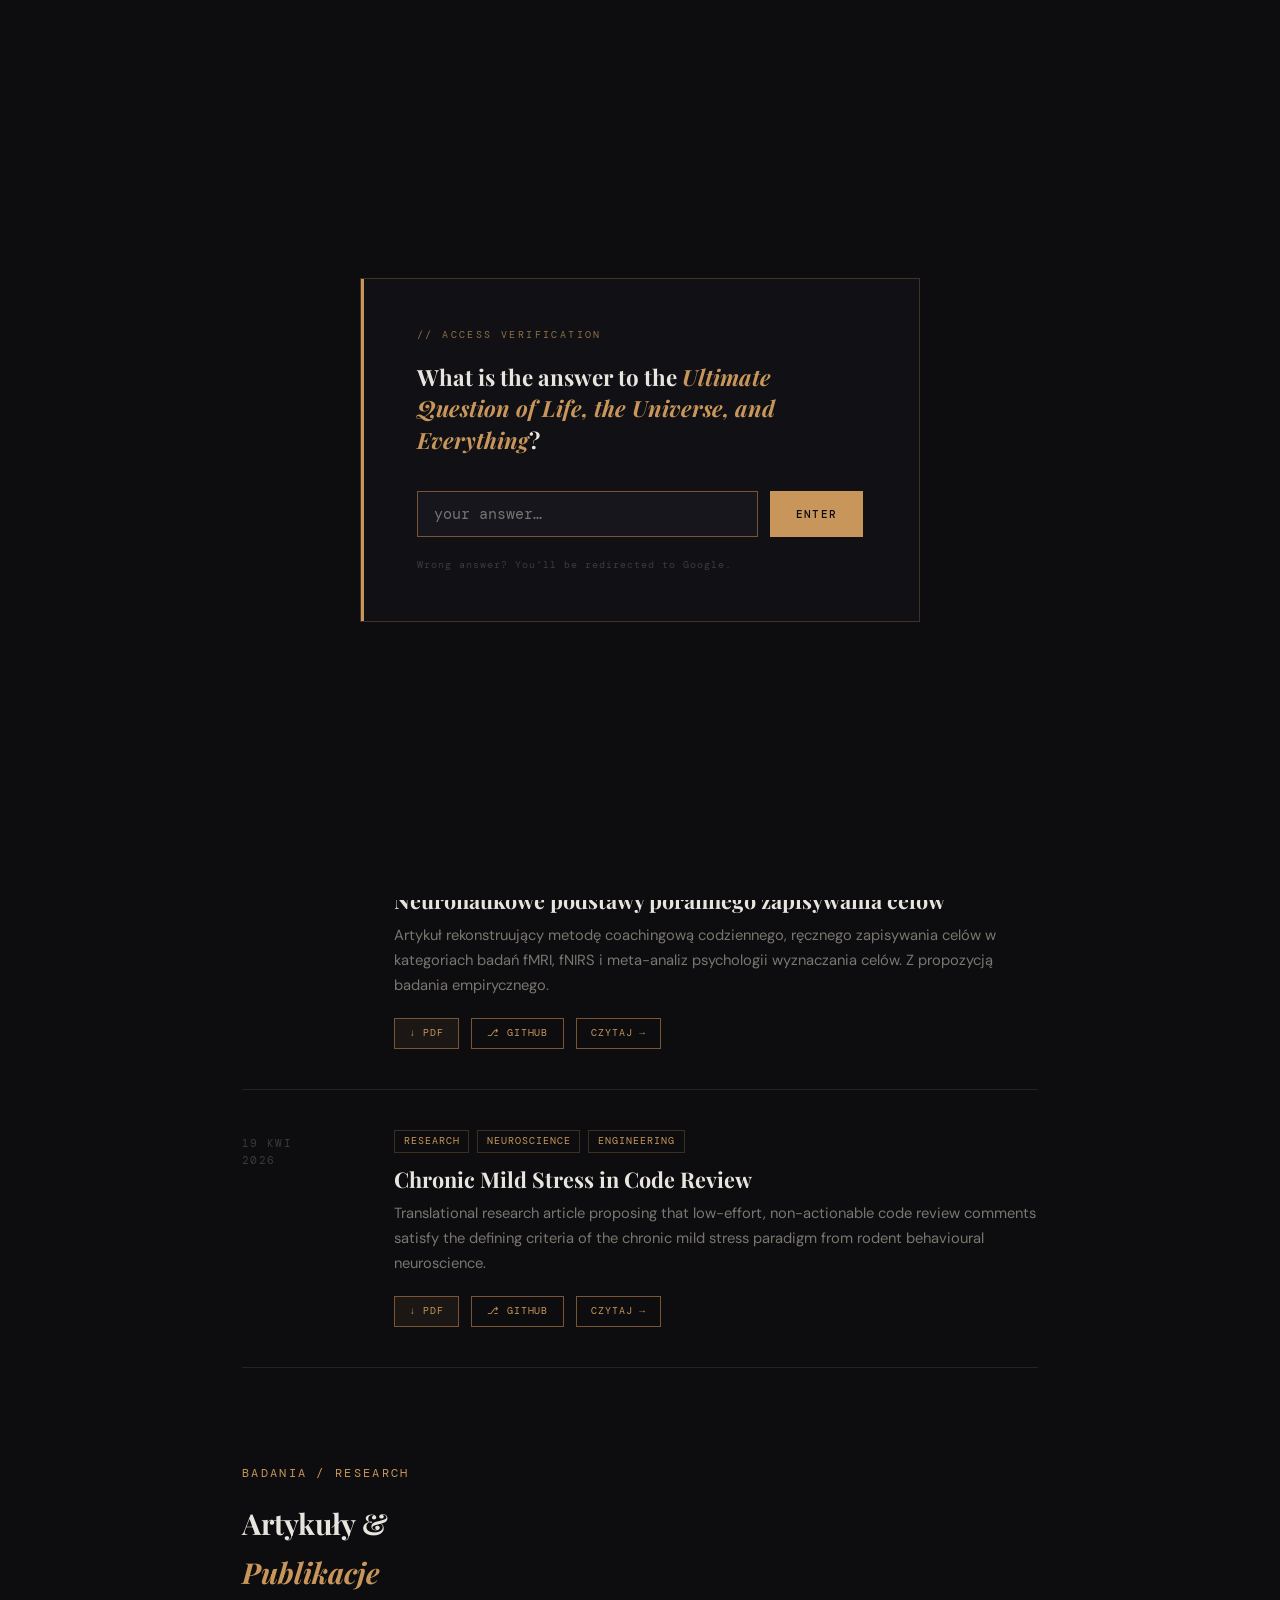
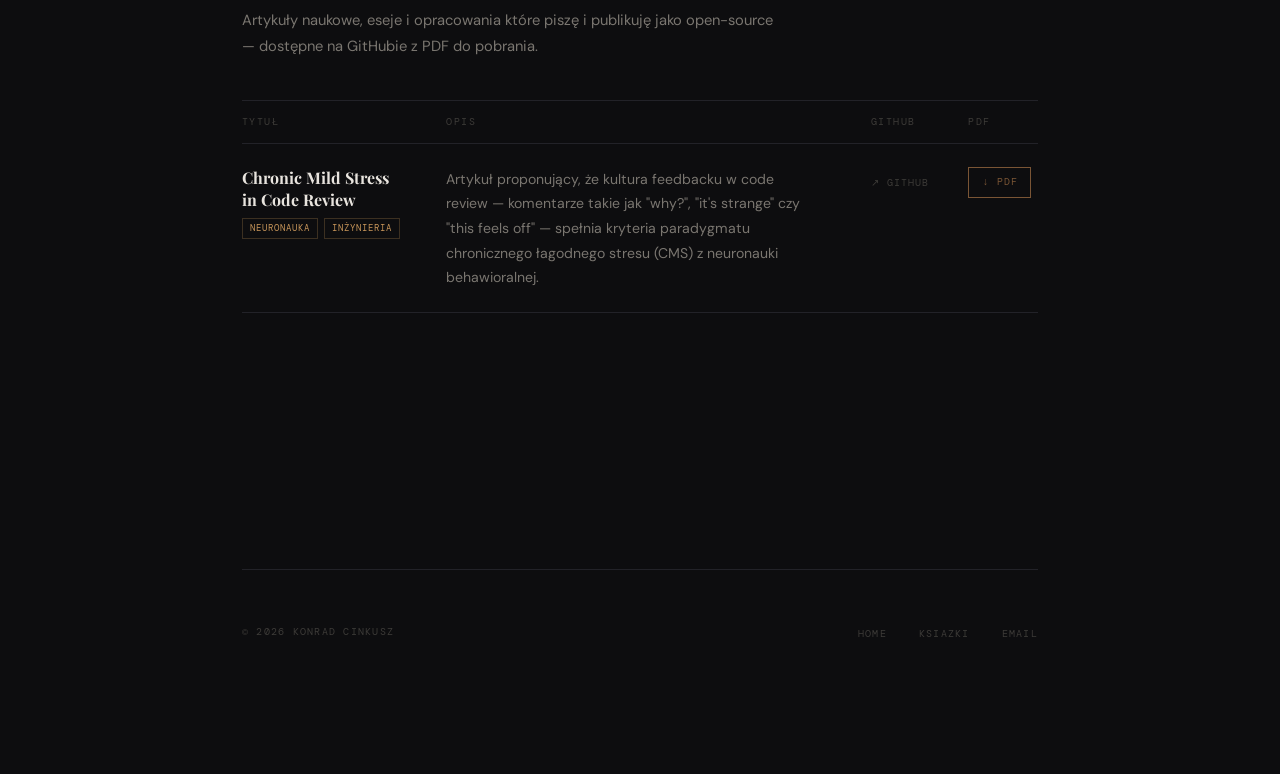
<file: blog/index.html>
<!DOCTYPE html>
<html lang="pl">
<head>
<meta charset="UTF-8" />
<meta name="viewport" content="width=device-width, initial-scale=1.0" />
<title>Blog — Konrad Cinkusz</title>
<link href="https://fonts.googleapis.com/css2?family=Playfair+Display:ital,wght@0,400;0,700;0,900;1,400&family=DM+Sans:wght@300;400;500&family=DM+Mono:wght@300;400;500&display=swap" rel="stylesheet" />
<link rel="stylesheet" href="../assets/shared.css" />
<script src="../assets/shared.js"></script>
<style>
  :root {
    --bg: #0d0d0f;
    --bg2: #111115;
    --bg3: #16161c;
    --gold: #c8965a;
    --gold-light: #e0b87a;
    --gold-dim: #7a5535;
    --text: #e8e4de;
    --text-dim: #7a7670;
    --text-muted: #3d3b38;
    --border: #222228;
    --border-gold: rgba(200,150,90,0.25);
  }

  *, *::before, *::after { margin: 0; padding: 0; box-sizing: border-box; }
  html { scroll-behavior: smooth; }

  body {
    background: var(--bg);
    color: var(--text);
    font-family: 'DM Sans', sans-serif;
    font-size: 16px;
    line-height: 1.7;
    overflow-x: hidden;
  }

  body::before {
    content: '';
    position: fixed;
    inset: 0;
    background-image: url("data:image/svg+xml,%3Csvg viewBox='0 0 256 256' xmlns='http://www.w3.org/2000/svg'%3E%3Cfilter id='n'%3E%3CfeTurbulence type='fractalNoise' baseFrequency='0.9' numOctaves='4' stitchTiles='stitch'/%3E%3C/filter%3E%3Crect width='100%25' height='100%25' filter='url(%23n)' opacity='1'/%3E%3C/svg%3E");
    opacity: 0.025;
    pointer-events: none;
    z-index: 1000;
  }

  /* NAV */
  nav {
    position: fixed;
    top: 0; left: 0; right: 0;
    z-index: 900;
    display: flex;
    justify-content: space-between;
    align-items: center;
    padding: 1.5rem 4rem;
    background: rgba(13,13,15,0.85);
    backdrop-filter: blur(12px);
    border-bottom: 1px solid var(--border);
  }

  .nav-logo {
    font-family: 'Playfair Display', serif;
    font-size: 1.1rem;
    color: var(--gold);
    letter-spacing: 0.05em;
    text-decoration: none;
  }

  .nav-links {
    display: flex;
    gap: 2.5rem;
    list-style: none;
  }

  .nav-links a {
    font-family: 'DM Mono', monospace;
    font-size: 0.7rem;
    letter-spacing: 0.12em;
    text-transform: uppercase;
    color: var(--text-dim);
    text-decoration: none;
    transition: color 0.3s;
  }

  .nav-links a:hover,
  .nav-links a.active { color: var(--gold); }

  .nav-cta {
    font-family: 'DM Mono', monospace;
    font-size: 0.7rem;
    letter-spacing: 0.1em;
    text-transform: uppercase;
    padding: 0.55rem 1.4rem;
    border: 1px solid var(--gold-dim);
    color: var(--gold);
    text-decoration: none;
    transition: all 0.3s;
  }

  .nav-cta:hover { background: var(--gold); color: var(--bg); }

  /* PAGE */
  .page-wrapper {
    max-width: 860px;
    margin: 0 auto;
    padding: 10rem 2rem 8rem;
  }

  .page-eyebrow {
    font-family: 'DM Mono', monospace;
    font-size: 0.72rem;
    letter-spacing: 0.2em;
    text-transform: uppercase;
    color: var(--gold);
    margin-bottom: 1.5rem;
    opacity: 0;
    animation: fadeUp 0.7s ease 0.1s forwards;
  }

  .page-title {
    font-family: 'Playfair Display', serif;
    font-size: clamp(3rem, 7vw, 5.5rem);
    font-weight: 900;
    line-height: 0.95;
    letter-spacing: -0.02em;
    margin-bottom: 1.5rem;
    opacity: 0;
    animation: fadeUp 0.7s ease 0.25s forwards;
  }

  .page-title em { font-style: italic; color: var(--gold); }

  .page-desc {
    font-size: 1.05rem;
    color: var(--text-dim);
    line-height: 1.9;
    max-width: 560px;
    margin-bottom: 5rem;
    opacity: 0;
    animation: fadeUp 0.7s ease 0.4s forwards;
  }

  /* POSTS LIST */
  .posts-list {
    display: flex;
    flex-direction: column;
    gap: 0;
    opacity: 0;
    animation: fadeUp 0.7s ease 0.55s forwards;
  }

  .post-item {
    display: grid;
    grid-template-columns: 120px 1fr;
    gap: 2rem;
    align-items: start;
    padding: 2.5rem 0;
    border-bottom: 1px solid var(--border);
    text-decoration: none;
    transition: all 0.2s;
  }

  .post-item:first-child { border-top: 1px solid var(--border); }

  .post-item:hover .post-title { color: var(--gold); }
  .post-item:hover .post-arrow { transform: translateX(6px); color: var(--gold); }

  .post-date {
    font-family: 'DM Mono', monospace;
    font-size: 0.68rem;
    letter-spacing: 0.12em;
    color: var(--text-muted);
    text-transform: uppercase;
    padding-top: 0.35rem;
    line-height: 1.5;
  }

  .post-body { display: flex; flex-direction: column; gap: 0.5rem; }

  .post-tags {
    display: flex;
    gap: 0.5rem;
    flex-wrap: wrap;
    margin-bottom: 0.25rem;
  }

  .post-tag {
    font-family: 'DM Mono', monospace;
    font-size: 0.6rem;
    letter-spacing: 0.1em;
    text-transform: uppercase;
    color: var(--gold);
    border: 1px solid var(--border-gold);
    padding: 0.15rem 0.55rem;
  }

  .post-title {
    font-family: 'Playfair Display', serif;
    font-size: 1.35rem;
    font-weight: 700;
    color: var(--text);
    line-height: 1.3;
    transition: color 0.2s;
  }

  .post-excerpt {
    font-size: 0.92rem;
    color: var(--text-dim);
    line-height: 1.7;
  }

  .post-footer {
    display: flex;
    align-items: center;
    gap: 0.5rem;
    margin-top: 0.5rem;
    font-family: 'DM Mono', monospace;
    font-size: 0.65rem;
    letter-spacing: 0.1em;
    color: var(--text-muted);
    text-transform: uppercase;
  }

  .post-arrow {
    color: var(--text-muted);
    transition: transform 0.2s, color 0.2s;
    font-size: 0.8rem;
  }

  /* Card variant: not a full-link wrapper, has nested action buttons */
  .post-item--linked {
    display: grid;
    grid-template-columns: 120px 1fr;
    gap: 2rem;
    align-items: start;
    padding: 2.5rem 0;
    border-bottom: 1px solid var(--border);
    text-decoration: none;
    transition: all 0.2s;
  }

  .post-item--linked:first-child { border-top: 1px solid var(--border); }

  .post-item--linked .post-title-link {
    font-family: 'Playfair Display', serif;
    font-size: 1.35rem;
    font-weight: 700;
    color: var(--text);
    line-height: 1.3;
    text-decoration: none;
    transition: color 0.2s;
    display: block;
  }

  .post-item--linked .post-title-link:hover { color: var(--gold); }

  .post-links {
    display: flex;
    gap: 0.75rem;
    flex-wrap: wrap;
    margin-top: 0.75rem;
  }

  .post-link-btn {
    display: inline-flex;
    align-items: center;
    gap: 0.4rem;
    font-family: 'DM Mono', monospace;
    font-size: 0.6rem;
    letter-spacing: 0.1em;
    text-transform: uppercase;
    text-decoration: none;
    padding: 0.4rem 0.9rem;
    border: 1px solid var(--gold-dim);
    color: var(--gold);
    transition: all 0.2s;
  }

  .post-link-btn:hover {
    background: var(--gold);
    color: var(--bg);
    border-color: var(--gold);
  }

  .post-link-btn--primary { background: rgba(200,150,90,0.08); }

  /* EMPTY STATE */
  .empty-state {
    padding: 4rem 0;
    text-align: center;
    border: 1px dashed var(--border);
  }

  .empty-state p {
    font-family: 'DM Mono', monospace;
    font-size: 0.75rem;
    letter-spacing: 0.15em;
    text-transform: uppercase;
    color: var(--text-muted);
  }

  /* PUBLICATIONS TABLE */
  .section-eyebrow {
    font-family: 'DM Mono', monospace;
    font-size: 0.72rem;
    letter-spacing: 0.2em;
    text-transform: uppercase;
    color: var(--gold);
    margin-bottom: 1rem;
    margin-top: 6rem;
  }

  .section-title {
    font-family: 'Playfair Display', serif;
    font-size: 1.8rem;
    font-weight: 700;
    color: var(--text);
    margin-bottom: 0.6rem;
  }

  .section-title em { font-style: italic; color: var(--gold); }

  .section-desc {
    font-size: 0.92rem;
    color: var(--text-dim);
    line-height: 1.8;
    max-width: 540px;
    margin-bottom: 2.5rem;
  }

  .pub-table {
    width: 100%;
    border-collapse: collapse;
    margin-bottom: 2rem;
  }

  .pub-table thead tr {
    border-top: 1px solid var(--border);
    border-bottom: 1px solid var(--border);
  }

  .pub-table th {
    font-family: 'DM Mono', monospace;
    font-size: 0.62rem;
    letter-spacing: 0.15em;
    text-transform: uppercase;
    color: var(--text-muted);
    padding: 0.8rem 1rem;
    text-align: left;
    font-weight: 400;
  }

  .pub-table th:first-child { padding-left: 0; }
  .pub-table th:last-child { padding-right: 0; }

  .pub-table tbody tr {
    border-bottom: 1px solid var(--border);
    transition: background 0.15s;
  }

  .pub-table tbody tr:hover { background: rgba(200,150,90,0.03); }

  .pub-table td {
    padding: 1.4rem 1rem;
    vertical-align: top;
  }

  .pub-table td:first-child { padding-left: 0; }
  .pub-table td:last-child { padding-right: 0; }

  .pub-name {
    font-family: 'Playfair Display', serif;
    font-size: 1rem;
    font-weight: 700;
    color: var(--text);
    line-height: 1.4;
    margin-bottom: 0.3rem;
  }

  .pub-tags {
    display: flex;
    gap: 0.4rem;
    flex-wrap: wrap;
    margin-top: 0.4rem;
  }

  .pub-tag {
    font-family: 'DM Mono', monospace;
    font-size: 0.58rem;
    letter-spacing: 0.1em;
    text-transform: uppercase;
    color: var(--gold);
    border: 1px solid var(--border-gold);
    padding: 0.1rem 0.45rem;
  }

  .pub-desc {
    font-size: 0.88rem;
    color: var(--text-dim);
    line-height: 1.75;
    max-width: 360px;
  }

  .pub-link {
    display: inline-flex;
    align-items: center;
    gap: 0.35rem;
    font-family: 'DM Mono', monospace;
    font-size: 0.65rem;
    letter-spacing: 0.1em;
    text-transform: uppercase;
    text-decoration: none;
    color: var(--text-muted);
    transition: color 0.2s;
    white-space: nowrap;
  }

  .pub-link:hover { color: var(--gold); }

  .pub-link-pdf {
    color: var(--gold-dim);
    border: 1px solid var(--gold-dim);
    padding: 0.35rem 0.8rem;
    transition: background 0.2s, color 0.2s;
  }

  .pub-link-pdf:hover { background: var(--gold); color: var(--bg); border-color: var(--gold); }

  .pub-actions {
    display: flex;
    flex-direction: column;
    gap: 0.6rem;
    align-items: flex-start;
  }

  @media (max-width: 640px) {
    .pub-table thead { display: none; }
    .pub-table tbody tr { display: block; padding: 1.5rem 0; }
    .pub-table td { display: block; padding: 0.2rem 0; }
    .pub-desc { max-width: 100%; }
  }

  /* FOOTER */
  .page-footer {
    margin-top: 6rem;
    padding-top: 3rem;
    border-top: 1px solid var(--border);
    display: flex;
    justify-content: space-between;
    align-items: center;
    flex-wrap: wrap;
    gap: 1rem;
  }

  .footer-text {
    font-family: 'DM Mono', monospace;
    font-size: 0.65rem;
    letter-spacing: 0.12em;
    text-transform: uppercase;
    color: var(--text-muted);
  }

  .footer-links {
    display: flex;
    gap: 2rem;
    list-style: none;
  }

  .footer-links a {
    font-family: 'DM Mono', monospace;
    font-size: 0.65rem;
    letter-spacing: 0.12em;
    text-transform: uppercase;
    color: var(--text-muted);
    text-decoration: none;
    transition: color 0.2s;
  }

  .footer-links a:hover { color: var(--gold); }

  /* ANIMATIONS */
  @keyframes fadeUp {
    from { opacity: 0; transform: translateY(20px); }
    to   { opacity: 1; transform: translateY(0); }
  }

  /* MOBILE */
  @media (max-width: 640px) {
    nav { padding: 1.5rem 1.5rem; }
    .nav-links { display: none; }
    .page-wrapper { padding: 8rem 1.5rem 5rem; }

    .post-item {
      grid-template-columns: 1fr;
      gap: 0.5rem;
    }
    .post-date { padding-top: 0; }
  }
</style>
</head>
<body>
<script>initGuard();</script>

<!-- NAV -->
<nav>
  <a href="../index.html" class="nav-logo">Konrad C.</a>
  <ul class="nav-links">
    <li><a href="../index.html">Home</a></li>
    <li><a href="index.html" class="active">Blog</a></li>
    <li><a href="../ksiazki/index.html">Ksiazki</a></li>
    <li><a href="../index.html#contact">Contact</a></li>
  </ul>
  <a href="../index.html#contact" class="nav-cta">Let's Talk</a>
</nav>

<div class="page-wrapper">

  <p class="page-eyebrow">Myśli / Notes</p>
  <h1 class="page-title">Blog &amp;<br><em>Przemyślenia</em></h1>
  <p class="page-desc">
    Notatki z codzienności — o technologii, budowaniu produktów, badaniach
    i wszystkim co przykuwa moją uwagę. Bez filtra, bez pressreleases.
  </p>

  <!-- ════════════════════════════════════════════════
       LISTA WPISÓW
       Aby dodać nowy wpis:
       1. Skopiuj blok <a class="post-item"> poniżej
       2. Zmień href na ścieżkę do nowego pliku HTML
       3. Uzupełnij datę, tagi, tytuł i zajawkę
       ════════════════════════════════════════════════ -->
  <div class="posts-list">

    <a href="posts/2026-04-12-pierwszy-wpis.html" class="post-item">
      <div class="post-date">
        12 Kwi<br>2026
      </div>
      <div class="post-body">
        <div class="post-tags">
          <span class="post-tag">Refleksje</span>
          <span class="post-tag">AI</span>
        </div>
        <div class="post-title">Pierwszy wpis — po co w ogóle pisać?</div>
        <div class="post-excerpt">
          Dlaczego postanowiłem zacząć pisać publicznie. O myśleniu przez pisanie,
          eksternalizacji wiedzy i tym, że internet jest dzienniczkiem z długą pamięcią.
        </div>
        <div class="post-footer">
          <span>Czytaj</span>
          <span class="post-arrow">→</span>
        </div>
      </div>
    </a>

    <div class="post-item--linked">
      <div class="post-date">
        26 Kwi<br>2026
      </div>
      <div class="post-body">
        <div class="post-tags">
          <span class="post-tag">Neuronauka</span>
          <span class="post-tag">Produktywność</span>
          <span class="post-tag">Research</span>
        </div>
        <a href="posts/2026-04-26-poranne-cele-neuronauka.html" class="post-title-link">Neuronaukowe podstawy porannego zapisywania celów</a>
        <div class="post-excerpt">
          Artykuł rekonstruujący metodę coachingową codziennego, ręcznego zapisywania celów
          w kategoriach badań fMRI, fNIRS i meta-analiz psychologii wyznaczania celów.
          Z propozycją badania empirycznego.
        </div>
        <div class="post-links">
          <a href="https://github.com/konradcinkusz/poranne-cele-neuronauka/releases/latest/download/Neuronauka_Porannego_Zapisywania_Celow.pdf"
             class="post-link-btn post-link-btn--primary"
             target="_blank" rel="noopener">↓ PDF</a>
          <a href="https://github.com/konradcinkusz/poranne-cele-neuronauka"
             class="post-link-btn"
             target="_blank" rel="noopener">⎇ GitHub</a>
          <a href="posts/2026-04-26-poranne-cele-neuronauka.html" class="post-link-btn">
            Czytaj <span>→</span>
          </a>
        </div>
      </div>
    </div>

    <div class="post-item--linked">
      <div class="post-date">
        19 Kwi<br>2026
      </div>
      <div class="post-body">
        <div class="post-tags">
          <span class="post-tag">Research</span>
          <span class="post-tag">Neuroscience</span>
          <span class="post-tag">Engineering</span>
        </div>
        <a href="posts/2026-04-19-cms-code-review.html" class="post-title-link">Chronic Mild Stress in Code Review</a>
        <div class="post-excerpt">
          Translational research article proposing that low-effort, non-actionable code review
          comments satisfy the defining criteria of the chronic mild stress paradigm from
          rodent behavioural neuroscience.
        </div>
        <div class="post-links">
          <a href="https://github.com/konradcinkusz/cms-code-review-article/releases/latest/download/CMS_Code_Review.pdf"
             class="post-link-btn post-link-btn--primary"
             target="_blank" rel="noopener">↓ PDF</a>
          <a href="https://github.com/konradcinkusz/cms-code-review-article"
             class="post-link-btn"
             target="_blank" rel="noopener">⎇ GitHub</a>
          <a href="posts/2026-04-19-cms-code-review.html" class="post-link-btn">
            Czytaj <span>→</span>
          </a>
        </div>
      </div>
    </div>

    <!-- TUTAJ WKLEJAJ KOLEJNE WPISY (od najnowszego) -->

  </div>

  <!-- ════════════════════════════════════════════════
       ARTYKUŁY & PUBLIKACJE
       Aby dodać nową publikację: skopiuj blok <tr> poniżej
       ════════════════════════════════════════════════ -->
  <p class="section-eyebrow">Badania / Research</p>
  <h2 class="section-title">Artykuły &amp;<br><em>Publikacje</em></h2>
  <p class="section-desc">
    Artykuły naukowe, eseje i opracowania które piszę i publikuję jako open-source — dostępne na GitHubie z PDF do pobrania.
  </p>

  <table class="pub-table">
    <thead>
      <tr>
        <th>Tytuł</th>
        <th>Opis</th>
        <th>GitHub</th>
        <th>PDF</th>
      </tr>
    </thead>
    <tbody>

      <tr>
        <td>
          <div class="pub-name">Chronic Mild Stress<br>in Code Review</div>
          <div class="pub-tags">
            <span class="pub-tag">Neuronauka</span>
            <span class="pub-tag">Inżynieria</span>
          </div>
        </td>
        <td>
          <p class="pub-desc">
            Artykuł proponujący, że kultura feedbacku w code review — komentarze takie jak
            "why?", "it's strange" czy "this feels off" — spełnia kryteria paradygmatu
            chronicznego łagodnego stresu (CMS) z neuronauki behawioralnej.
          </p>
        </td>
        <td>
          <a href="https://github.com/konradcinkusz/cms-code-review-article" class="pub-link" target="_blank" rel="noopener">
            ↗ GitHub
          </a>
        </td>
        <td>
          <div class="pub-actions">
            <a href="https://github.com/konradcinkusz/cms-code-review-article/releases/latest/download/CMS_Code_Review.pdf" class="pub-link pub-link-pdf" target="_blank" rel="noopener">
              ↓ PDF
            </a>
          </div>
        </td>
      </tr>

      <!-- TUTAJ WKLEJAJ KOLEJNE PUBLIKACJE -->

    </tbody>
  </table>

</div>

<!-- FOOTER -->
<div class="page-wrapper" style="padding-top:0;">
  <div class="page-footer">
    <span class="footer-text">&copy; 2026 Konrad Cinkusz</span>
    <ul class="footer-links">
      <li><a href="../index.html">Home</a></li>
      <li><a href="../ksiazki/index.html">Ksiazki</a></li>
      <li><a href="mailto:konradcinkusz@gmail.com">Email</a></li>
    </ul>
  </div>
</div>

<script>initCursor();</script>
</body>
</html>
</file>
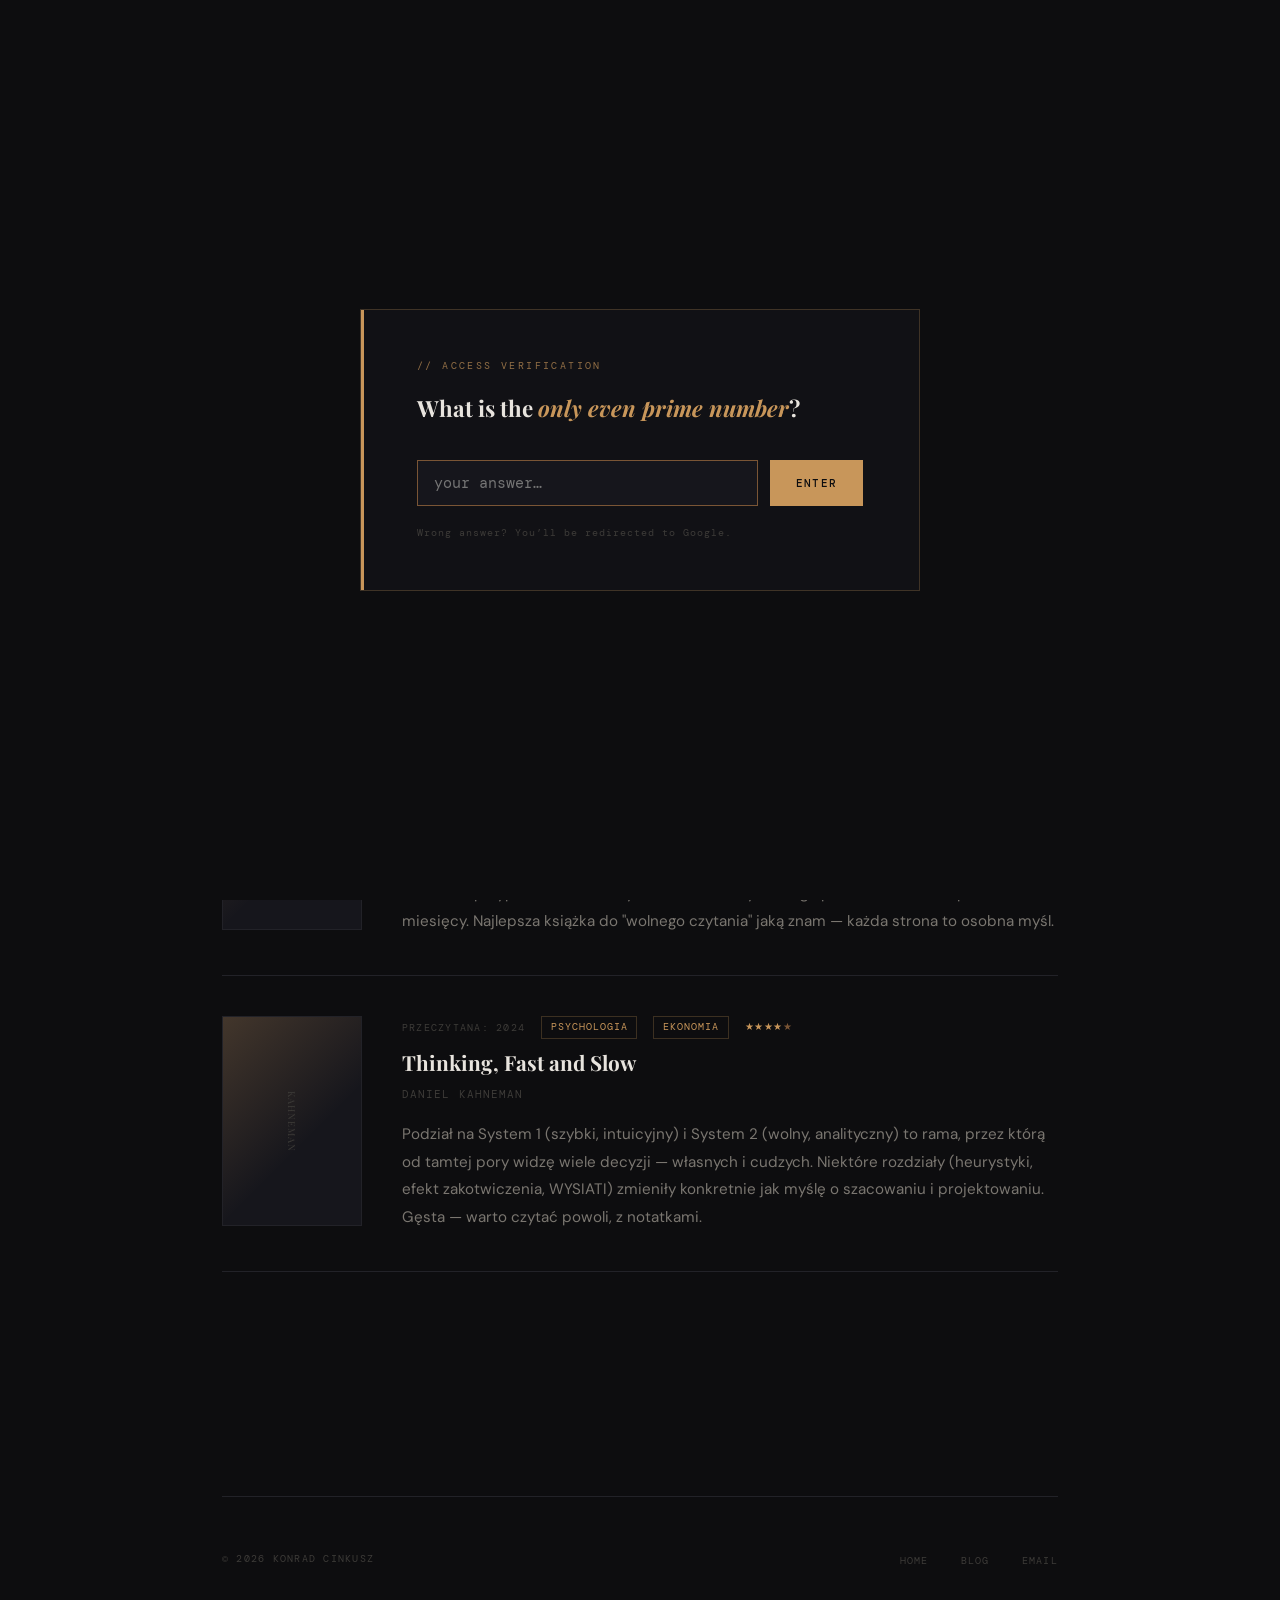
<file: ksiazki/index.html>
<!DOCTYPE html>
<html lang="pl">
<head>
<meta charset="UTF-8" />
<meta name="viewport" content="width=device-width, initial-scale=1.0" />
<title>Ksiazki — Konrad Cinkusz</title>
<link href="https://fonts.googleapis.com/css2?family=Playfair+Display:ital,wght@0,400;0,700;0,900;1,400&family=DM+Sans:wght@300;400;500&family=DM+Mono:wght@300;400;500&display=swap" rel="stylesheet" />
<link rel="stylesheet" href="../assets/shared.css" />
<script src="../assets/shared.js"></script>
<style>
  :root {
    --bg: #0d0d0f;
    --bg2: #111115;
    --bg3: #16161c;
    --gold: #c8965a;
    --gold-light: #e0b87a;
    --gold-dim: #7a5535;
    --text: #e8e4de;
    --text-dim: #7a7670;
    --text-muted: #3d3b38;
    --border: #222228;
    --border-gold: rgba(200,150,90,0.25);
  }

  *, *::before, *::after { margin: 0; padding: 0; box-sizing: border-box; }
  html { scroll-behavior: smooth; }

  body {
    background: var(--bg);
    color: var(--text);
    font-family: 'DM Sans', sans-serif;
    font-size: 16px;
    line-height: 1.7;
    overflow-x: hidden;
  }

  body::before {
    content: '';
    position: fixed;
    inset: 0;
    background-image: url("data:image/svg+xml,%3Csvg viewBox='0 0 256 256' xmlns='http://www.w3.org/2000/svg'%3E%3Cfilter id='n'%3E%3CfeTurbulence type='fractalNoise' baseFrequency='0.9' numOctaves='4' stitchTiles='stitch'/%3E%3C/filter%3E%3Crect width='100%25' height='100%25' filter='url(%23n)' opacity='1'/%3E%3C/svg%3E");
    opacity: 0.025;
    pointer-events: none;
    z-index: 1000;
  }

  /* NAV */
  nav {
    position: fixed;
    top: 0; left: 0; right: 0;
    z-index: 900;
    display: flex;
    justify-content: space-between;
    align-items: center;
    padding: 1.5rem 4rem;
    background: rgba(13,13,15,0.85);
    backdrop-filter: blur(12px);
    border-bottom: 1px solid var(--border);
  }

  .nav-logo {
    font-family: 'Playfair Display', serif;
    font-size: 1.1rem;
    color: var(--gold);
    letter-spacing: 0.05em;
    text-decoration: none;
  }

  .nav-links {
    display: flex;
    gap: 2.5rem;
    list-style: none;
  }

  .nav-links a {
    font-family: 'DM Mono', monospace;
    font-size: 0.7rem;
    letter-spacing: 0.12em;
    text-transform: uppercase;
    color: var(--text-dim);
    text-decoration: none;
    transition: color 0.3s;
  }

  .nav-links a:hover,
  .nav-links a.active { color: var(--gold); }

  .nav-cta {
    font-family: 'DM Mono', monospace;
    font-size: 0.7rem;
    letter-spacing: 0.1em;
    text-transform: uppercase;
    padding: 0.55rem 1.4rem;
    border: 1px solid var(--gold-dim);
    color: var(--gold);
    text-decoration: none;
    transition: all 0.3s;
  }

  .nav-cta:hover { background: var(--gold); color: var(--bg); }

  /* PAGE */
  .page-wrapper {
    max-width: 900px;
    margin: 0 auto;
    padding: 10rem 2rem 8rem;
  }

  .page-eyebrow {
    font-family: 'DM Mono', monospace;
    font-size: 0.72rem;
    letter-spacing: 0.2em;
    text-transform: uppercase;
    color: var(--gold);
    margin-bottom: 1.5rem;
    opacity: 0;
    animation: fadeUp 0.7s ease 0.1s forwards;
  }

  .page-title {
    font-family: 'Playfair Display', serif;
    font-size: clamp(3rem, 7vw, 5.5rem);
    font-weight: 900;
    line-height: 0.95;
    letter-spacing: -0.02em;
    margin-bottom: 1.5rem;
    opacity: 0;
    animation: fadeUp 0.7s ease 0.25s forwards;
  }

  .page-title em { font-style: italic; color: var(--gold); }

  .page-desc {
    font-size: 1.05rem;
    color: var(--text-dim);
    line-height: 1.9;
    max-width: 560px;
    margin-bottom: 5rem;
    opacity: 0;
    animation: fadeUp 0.7s ease 0.4s forwards;
  }

  /* TABS */
  .tabs {
    display: flex;
    gap: 0;
    border-bottom: 1px solid var(--border);
    margin-bottom: 4rem;
    opacity: 0;
    animation: fadeUp 0.7s ease 0.5s forwards;
  }

  .tab-btn {
    font-family: 'DM Mono', monospace;
    font-size: 0.68rem;
    letter-spacing: 0.15em;
    text-transform: uppercase;
    color: var(--text-muted);
    background: none;
    border: none;
    padding: 0.9rem 1.8rem;
    cursor: pointer;
    border-bottom: 2px solid transparent;
    margin-bottom: -1px;
    transition: color 0.2s, border-color 0.2s;
  }

  .tab-btn:hover { color: var(--text-dim); }
  .tab-btn.active { color: var(--gold); border-bottom-color: var(--gold); }

  .tab-panel { display: none; }
  .tab-panel.active { display: block; }

  /* BOOK CARDS */
  .books-grid {
    display: flex;
    flex-direction: column;
    gap: 0;
  }

  .book-item {
    display: grid;
    grid-template-columns: 140px 1fr;
    gap: 2.5rem;
    align-items: start;
    padding: 2.5rem 0;
    border-bottom: 1px solid var(--border);
  }

  .book-item:first-child { border-top: 1px solid var(--border); }

  .book-cover-placeholder {
    aspect-ratio: 2 / 3;
    background: var(--bg3);
    border: 1px solid var(--border);
    display: flex;
    align-items: center;
    justify-content: center;
    position: relative;
    overflow: hidden;
  }

  .book-cover-placeholder::after {
    content: '';
    position: absolute;
    inset: 0;
    background: linear-gradient(135deg, var(--border-gold) 0%, transparent 60%);
  }

  .book-cover-spine {
    font-family: 'Playfair Display', serif;
    font-size: 0.6rem;
    letter-spacing: 0.1em;
    color: var(--text-muted);
    writing-mode: vertical-rl;
    text-transform: uppercase;
    z-index: 1;
    padding: 0.5rem 0;
  }

  .book-body { display: flex; flex-direction: column; gap: 0.6rem; }

  .book-meta {
    display: flex;
    align-items: center;
    gap: 1rem;
    flex-wrap: wrap;
  }

  .book-year {
    font-family: 'DM Mono', monospace;
    font-size: 0.65rem;
    letter-spacing: 0.12em;
    text-transform: uppercase;
    color: var(--text-muted);
  }

  .book-tag {
    font-family: 'DM Mono', monospace;
    font-size: 0.6rem;
    letter-spacing: 0.1em;
    text-transform: uppercase;
    color: var(--gold);
    border: 1px solid var(--border-gold);
    padding: 0.15rem 0.55rem;
  }

  .book-rating {
    font-family: 'DM Mono', monospace;
    font-size: 0.6rem;
    letter-spacing: 0.05em;
    color: var(--gold-dim);
  }

  .book-rating .filled { color: var(--gold); }

  .book-title {
    font-family: 'Playfair Display', serif;
    font-size: 1.3rem;
    font-weight: 700;
    color: var(--text);
    line-height: 1.3;
  }

  .book-author {
    font-family: 'DM Mono', monospace;
    font-size: 0.68rem;
    letter-spacing: 0.1em;
    text-transform: uppercase;
    color: var(--text-muted);
  }

  .book-review {
    font-size: 0.95rem;
    color: var(--text-dim);
    line-height: 1.8;
    margin-top: 0.5rem;
  }

  /* QUOTE SECTION */
  .quotes-list {
    display: flex;
    flex-direction: column;
    gap: 0;
  }

  .quote-item {
    padding: 2.5rem 0;
    border-bottom: 1px solid var(--border);
  }

  .quote-item:first-child { border-top: 1px solid var(--border); }

  .quote-body {
    font-family: 'Playfair Display', serif;
    font-style: italic;
    font-size: 1.2rem;
    color: var(--text);
    line-height: 1.7;
    border-left: 2px solid var(--gold-dim);
    padding-left: 1.8rem;
    margin-bottom: 1.2rem;
  }

  .quote-source {
    display: flex;
    align-items: center;
    gap: 1.2rem;
    padding-left: 1.8rem;
  }

  .quote-author {
    font-family: 'DM Mono', monospace;
    font-size: 0.68rem;
    letter-spacing: 0.12em;
    text-transform: uppercase;
    color: var(--gold);
  }

  .quote-book {
    font-family: 'DM Mono', monospace;
    font-size: 0.65rem;
    letter-spacing: 0.08em;
    color: var(--text-muted);
  }

  .quote-note {
    font-size: 0.88rem;
    color: var(--text-dim);
    line-height: 1.7;
    padding-left: 1.8rem;
    margin-top: 0.8rem;
    border-left: 1px solid var(--border);
    font-style: italic;
  }

  /* FOOTER */
  .page-footer {
    margin-top: 6rem;
    padding-top: 3rem;
    border-top: 1px solid var(--border);
    display: flex;
    justify-content: space-between;
    align-items: center;
    flex-wrap: wrap;
    gap: 1rem;
  }

  .footer-text {
    font-family: 'DM Mono', monospace;
    font-size: 0.65rem;
    letter-spacing: 0.12em;
    text-transform: uppercase;
    color: var(--text-muted);
  }

  .footer-links {
    display: flex;
    gap: 2rem;
    list-style: none;
  }

  .footer-links a {
    font-family: 'DM Mono', monospace;
    font-size: 0.65rem;
    letter-spacing: 0.12em;
    text-transform: uppercase;
    color: var(--text-muted);
    text-decoration: none;
    transition: color 0.2s;
  }

  .footer-links a:hover { color: var(--gold); }

  @keyframes fadeUp {
    from { opacity: 0; transform: translateY(20px); }
    to   { opacity: 1; transform: translateY(0); }
  }

  @media (max-width: 640px) {
    nav { padding: 1.5rem 1.5rem; }
    .nav-links { display: none; }
    .page-wrapper { padding: 8rem 1.5rem 5rem; }
    .book-item { grid-template-columns: 90px 1fr; gap: 1.5rem; }
  }
</style>
</head>
<body>
<script>initGuard();</script>

<!-- NAV -->
<nav>
  <a href="../index.html" class="nav-logo">Konrad C.</a>
  <ul class="nav-links">
    <li><a href="../index.html">Home</a></li>
    <li><a href="../blog/index.html">Blog</a></li>
    <li><a href="index.html" class="active">Ksiazki</a></li>
    <li><a href="../index.html#contact">Contact</a></li>
  </ul>
  <a href="../index.html#contact" class="nav-cta">Let's Talk</a>
</nav>

<div class="page-wrapper">

  <p class="page-eyebrow">Czytam / Reading</p>
  <h1 class="page-title">Ksiazki &amp;<br><em>Cytaty</em></h1>
  <p class="page-desc">
    Recenzje książek które przeczytałem i cytaty które mnie zatrzymały —
    z notatką dlaczego. Filozofia, technologia, biografie, ekonomia behawioralna.
  </p>

  <!-- TABS -->
  <div class="tabs" id="tabs">
    <button class="tab-btn active" data-tab="recenzje">Recenzje</button>
    <button class="tab-btn" data-tab="cytaty">Cytaty</button>
  </div>

  <!-- ══════════════════════════════════════════════
       RECENZJE
       Aby dodać nową recenzję: skopiuj blok .book-item
       ══════════════════════════════════════════════ -->
  <div class="tab-panel active" id="tab-recenzje">
    <div class="books-grid">

      <div class="book-item">
        <div class="book-cover-placeholder">
          <div class="book-cover-spine">Aurelius</div>
        </div>
        <div class="book-body">
          <div class="book-meta">
            <span class="book-year">Przeczytana: 2025</span>
            <span class="book-tag">Filozofia</span>
            <span class="book-rating">
              <span class="filled">★★★★★</span>
            </span>
          </div>
          <div class="book-title">Rozmyślania</div>
          <div class="book-author">Marek Aureliusz</div>
          <p class="book-review">
            Dziennik osobisty cesarza, który nigdy nie był przeznaczony do publikacji.
            To sprawia, że jest wyjątkowo szczery — Aureliusz nie stara się imponować,
            tylko przepracowuje własne słabości i przypomina sobie o tym, co ważne.
            Czytałem go po kilka stron rano przez wiele miesięcy. Najlepsza książka
            do "wolnego czytania" jaką znam — każda strona to osobna myśl.
          </p>
        </div>
      </div>

      <div class="book-item">
        <div class="book-cover-placeholder">
          <div class="book-cover-spine">Kahneman</div>
        </div>
        <div class="book-body">
          <div class="book-meta">
            <span class="book-year">Przeczytana: 2024</span>
            <span class="book-tag">Psychologia</span>
            <span class="book-tag">Ekonomia</span>
            <span class="book-rating">
              <span class="filled">★★★★</span><span>★</span>
            </span>
          </div>
          <div class="book-title">Thinking, Fast and Slow</div>
          <div class="book-author">Daniel Kahneman</div>
          <p class="book-review">
            Podział na System 1 (szybki, intuicyjny) i System 2 (wolny, analityczny)
            to rama, przez którą od tamtej pory widzę wiele decyzji — własnych i cudzych.
            Niektóre rozdziały (heurystyki, efekt zakotwiczenia, WYSIATI) zmieniły
            konkretnie jak myślę o szacowaniu i projektowaniu. Gęsta — warto czytać
            powoli, z notatkami.
          </p>
        </div>
      </div>

      <!-- TUTAJ WKLEJAJ KOLEJNE RECENZJE -->

    </div>
  </div>

  <!-- ══════════════════════════════════════════════
       CYTATY
       Aby dodać nowy cytat: skopiuj blok .quote-item
       Pole .quote-note jest opcjonalne — usuń je jeśli
       nie chcesz dodawać własnego komentarza.
       ══════════════════════════════════════════════ -->
  <div class="tab-panel" id="tab-cytaty">
    <div class="quotes-list">

      <div class="quote-item">
        <div class="quote-body">
          "You have power over your mind — not outside events.
          Realize this, and you will find strength."
        </div>
        <div class="quote-source">
          <span class="quote-author">Marek Aureliusz</span>
          <span class="quote-book">Rozmyślania</span>
        </div>
        <p class="quote-note">
          Najprostsze przypomnienie — i najtrudniejsze do zaaplikowania w praktyce.
          Wracam do tego cytatu kiedy daję się wciągnąć w spiralę nad tym, co jest
          poza moją kontrolą.
        </p>
      </div>

      <div class="quote-item">
        <div class="quote-body">
          "A reliable way to make people believe in falsehoods is frequent repetition,
          because familiarity is not easily distinguished from truth."
        </div>
        <div class="quote-source">
          <span class="quote-author">Daniel Kahneman</span>
          <span class="quote-book">Thinking, Fast and Slow</span>
        </div>
        <p class="quote-note">
          Iluzja prawdy przez powtórzenie — szczególnie aktualna w erze mediów
          społecznościowych i algorytmów rekomendacji. Mózg przetwarza znajome wzorce
          jako prawdziwe, bo to statystycznie bezpieczna heurystyka.
        </p>
      </div>

      <div class="quote-item">
        <div class="quote-body">
          "Writing is thinking. To write well is to think clearly.
          That's why it's so hard."
        </div>
        <div class="quote-source">
          <span class="quote-author">David McCullough</span>
          <span class="quote-book">—</span>
        </div>
      </div>

      <div class="quote-item">
        <div class="quote-body">
          "The impediment to action advances action. What stands in the way
          becomes the way."
        </div>
        <div class="quote-source">
          <span class="quote-author">Marek Aureliusz</span>
          <span class="quote-book">Rozmyślania</span>
        </div>
        <p class="quote-note">
          Ryan Holiday zbudował na tym zdaniu całą książkę. Idea, że przeszkoda
          jest właśnie miejscem gdzie powinieneś skoncentrować energię —
          nie obejść ją, ale ją przetworzyć w paliwo.
        </p>
      </div>

      <!-- TUTAJ WKLEJAJ KOLEJNE CYTATY -->

    </div>
  </div>

</div>

<!-- FOOTER -->
<div class="page-wrapper" style="padding-top:0;">
  <div class="page-footer">
    <span class="footer-text">&copy; 2026 Konrad Cinkusz</span>
    <ul class="footer-links">
      <li><a href="../index.html">Home</a></li>
      <li><a href="../blog/index.html">Blog</a></li>
      <li><a href="mailto:konradcinkusz@gmail.com">Email</a></li>
    </ul>
  </div>
</div>

<script>
  // Tab switching
  document.querySelectorAll('.tab-btn').forEach(function(btn) {
    btn.addEventListener('click', function() {
      document.querySelectorAll('.tab-btn').forEach(function(b) { b.classList.remove('active'); });
      document.querySelectorAll('.tab-panel').forEach(function(p) { p.classList.remove('active'); });
      btn.classList.add('active');
      document.getElementById('tab-' + btn.dataset.tab).classList.add('active');
    });
  });
</script>
<script>initCursor();</script>

</body>
</html>
</file>
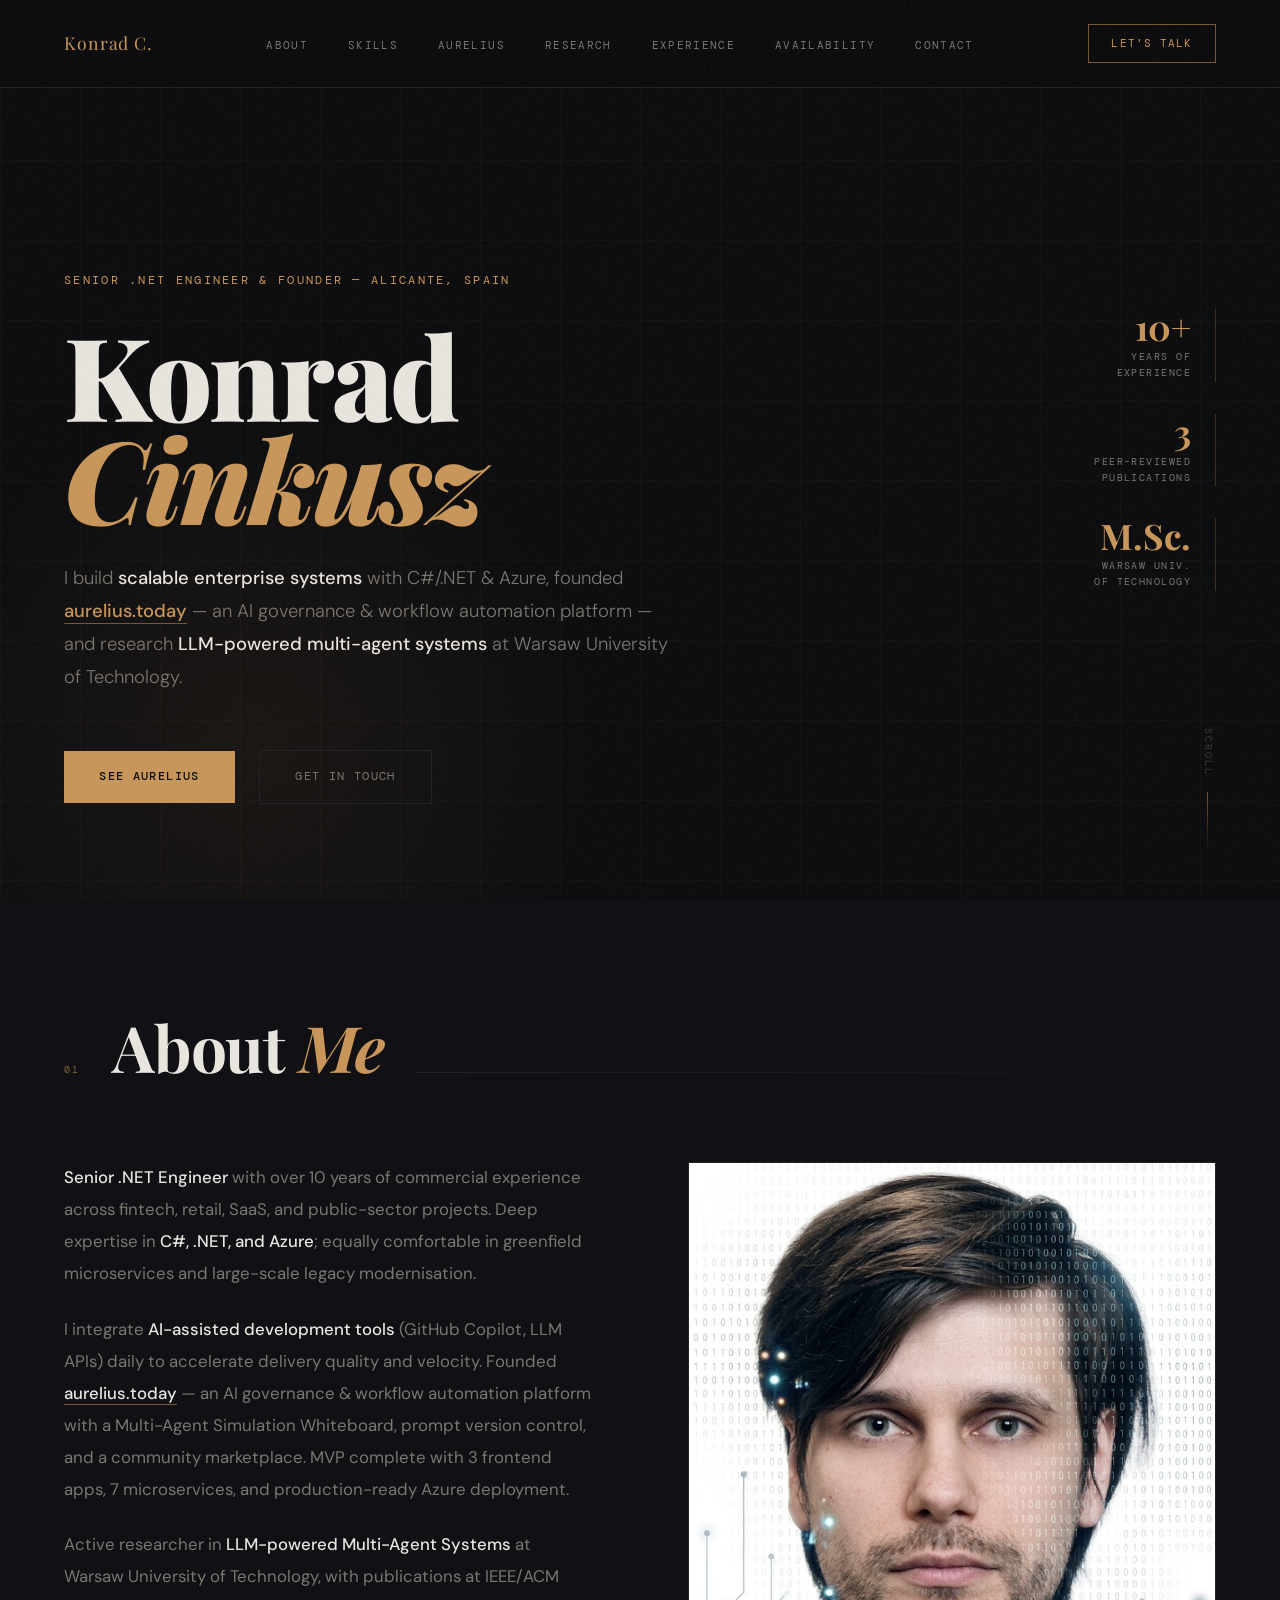
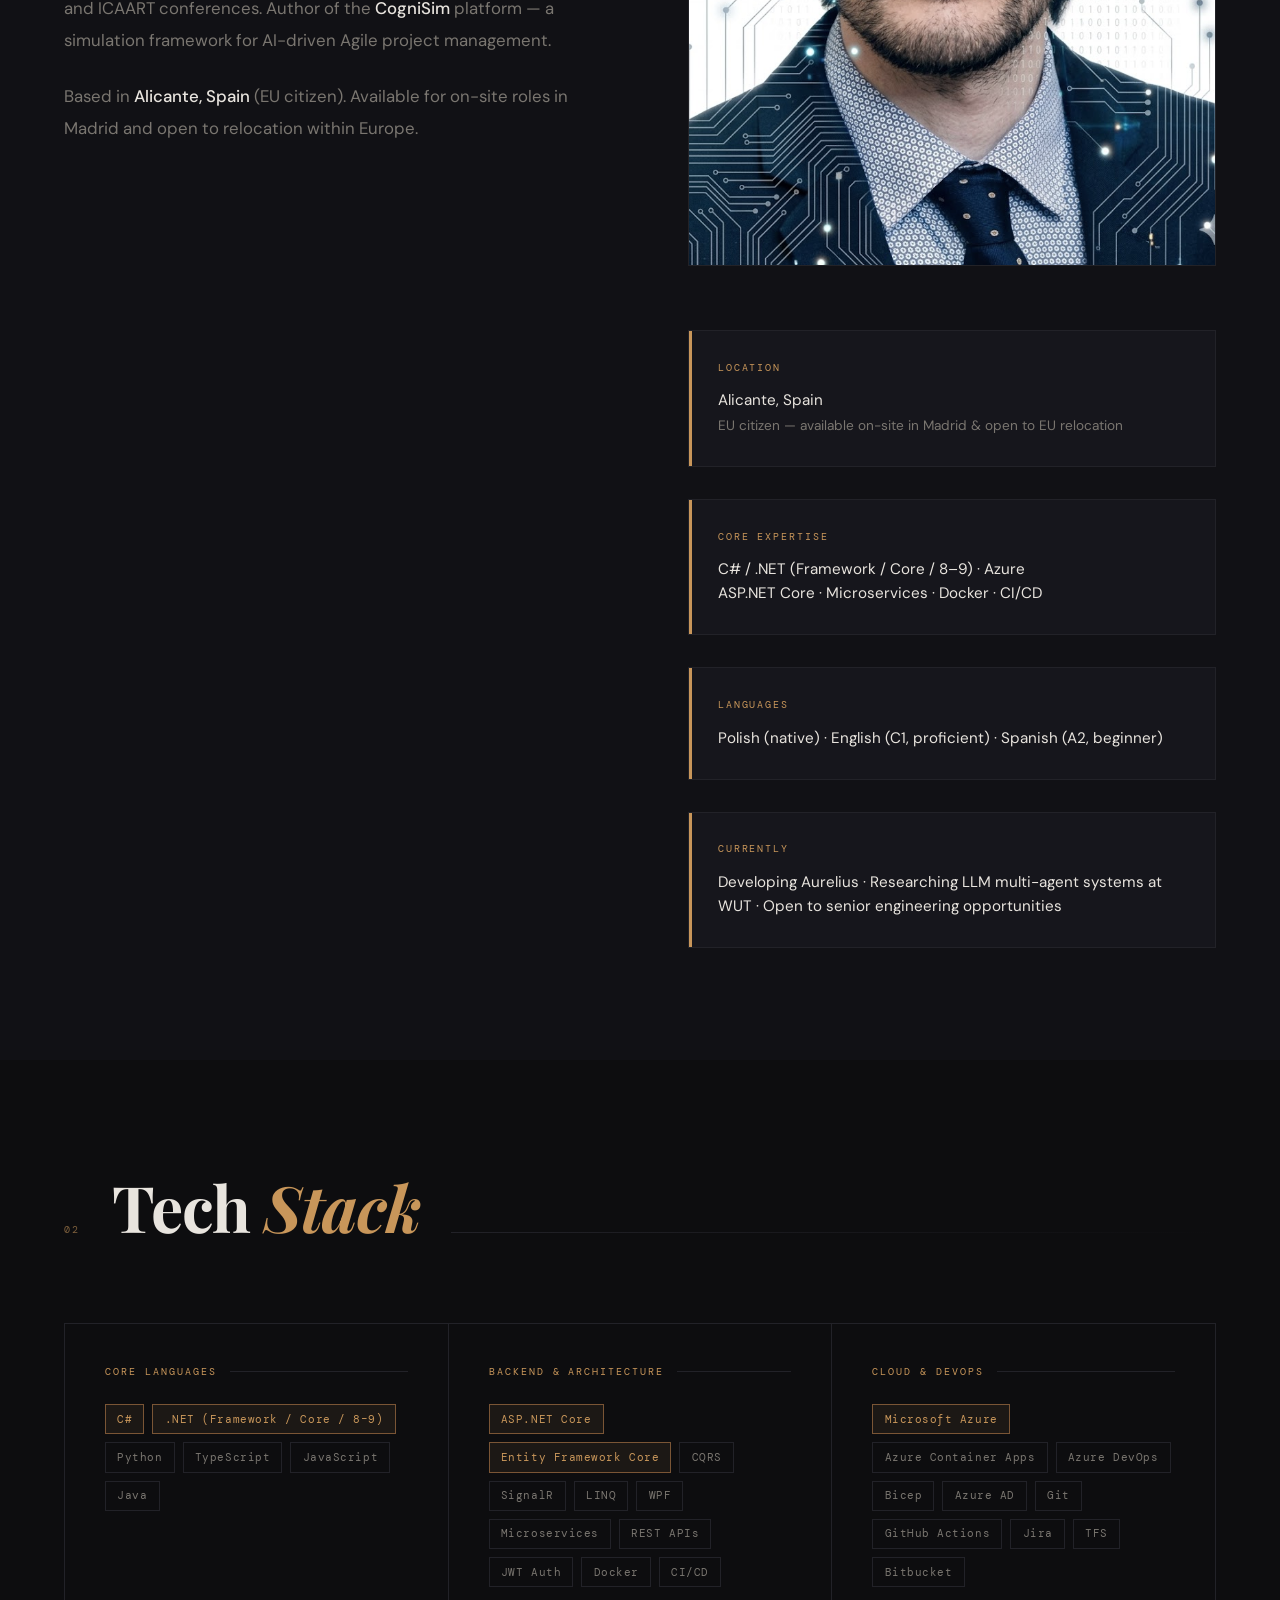
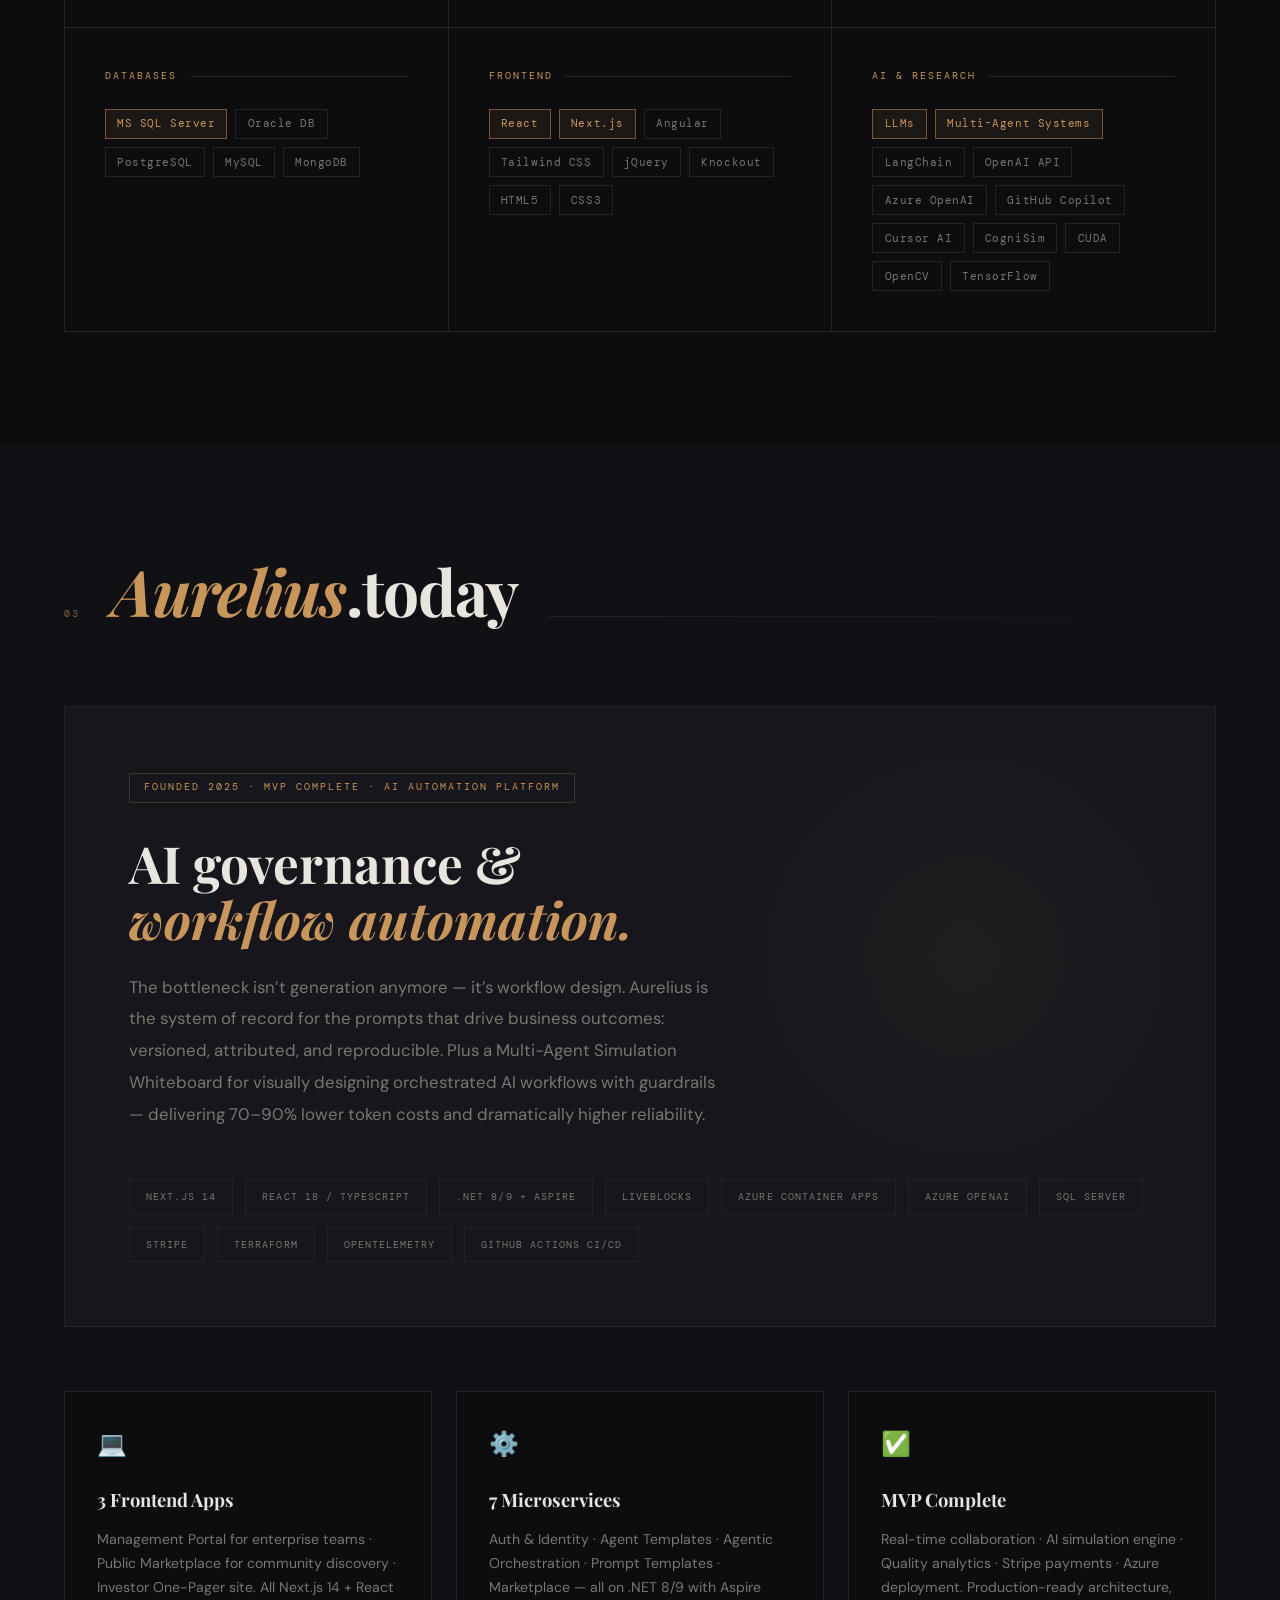
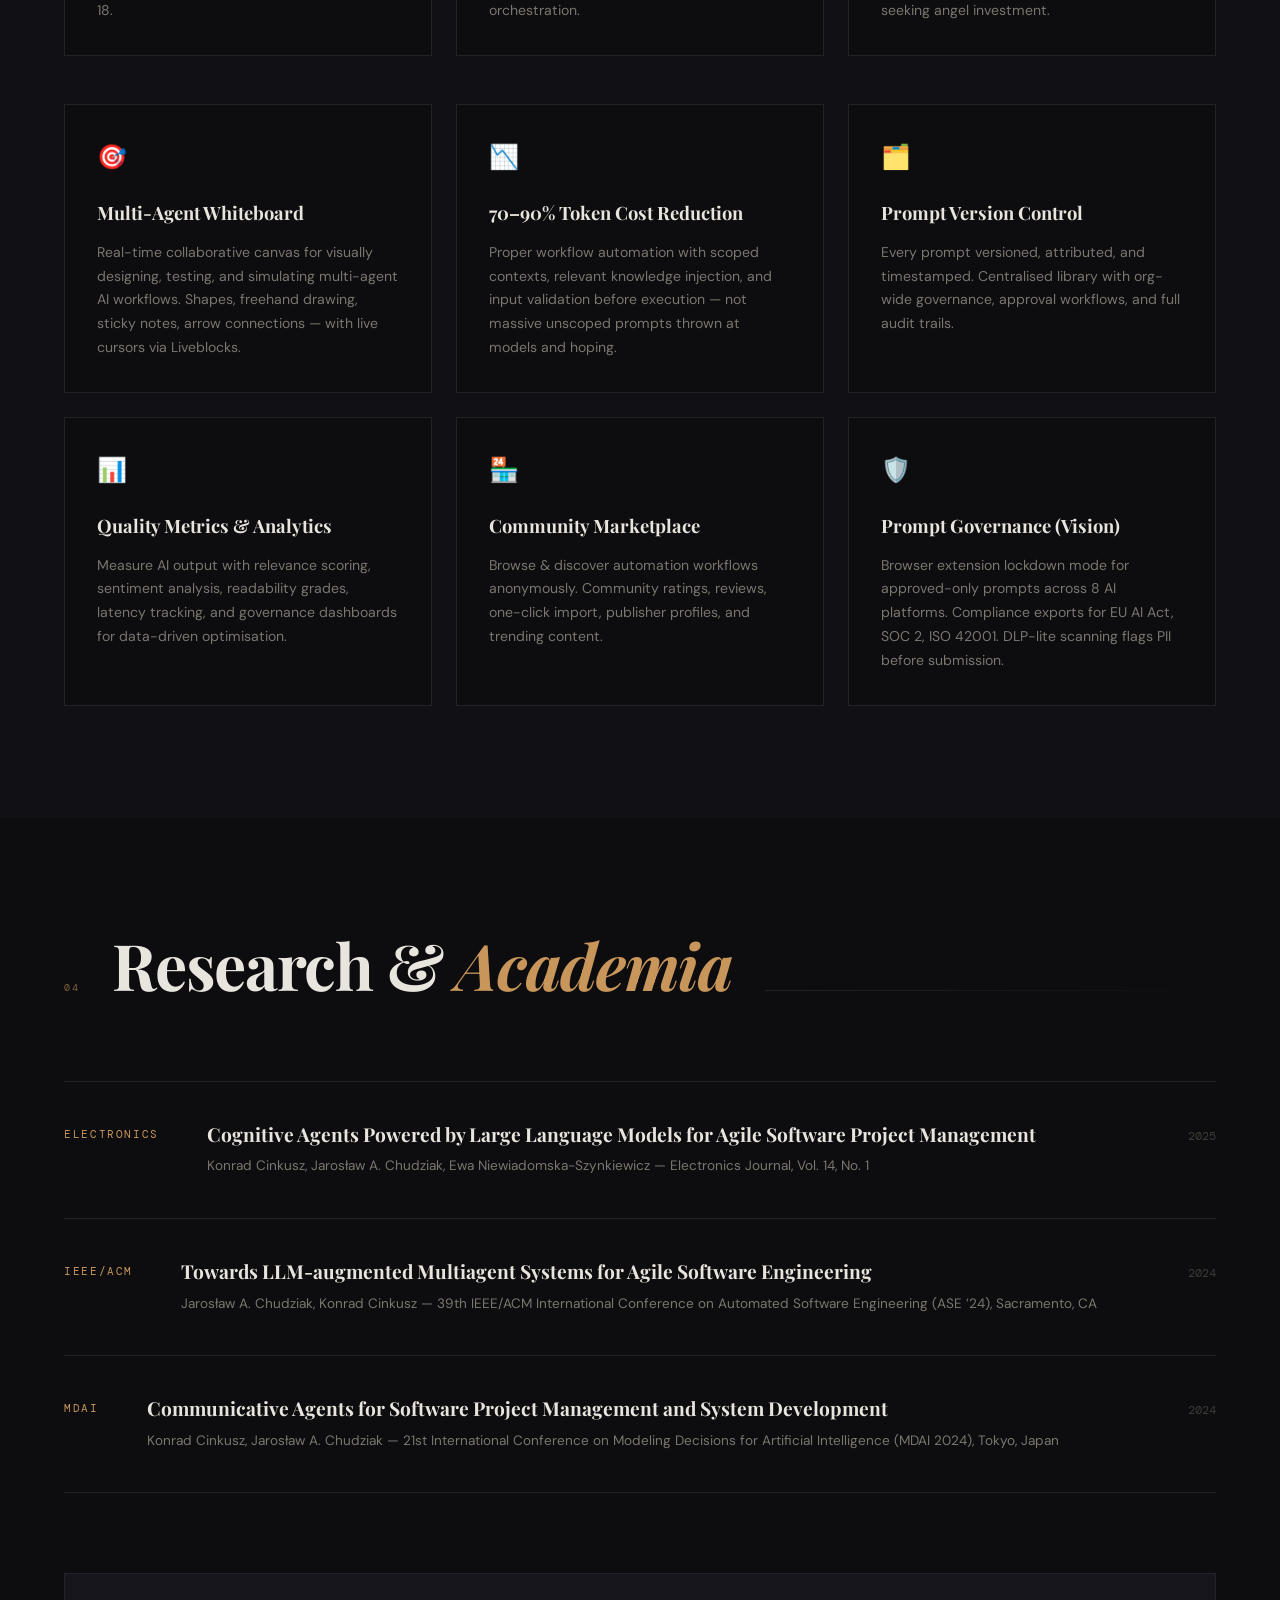
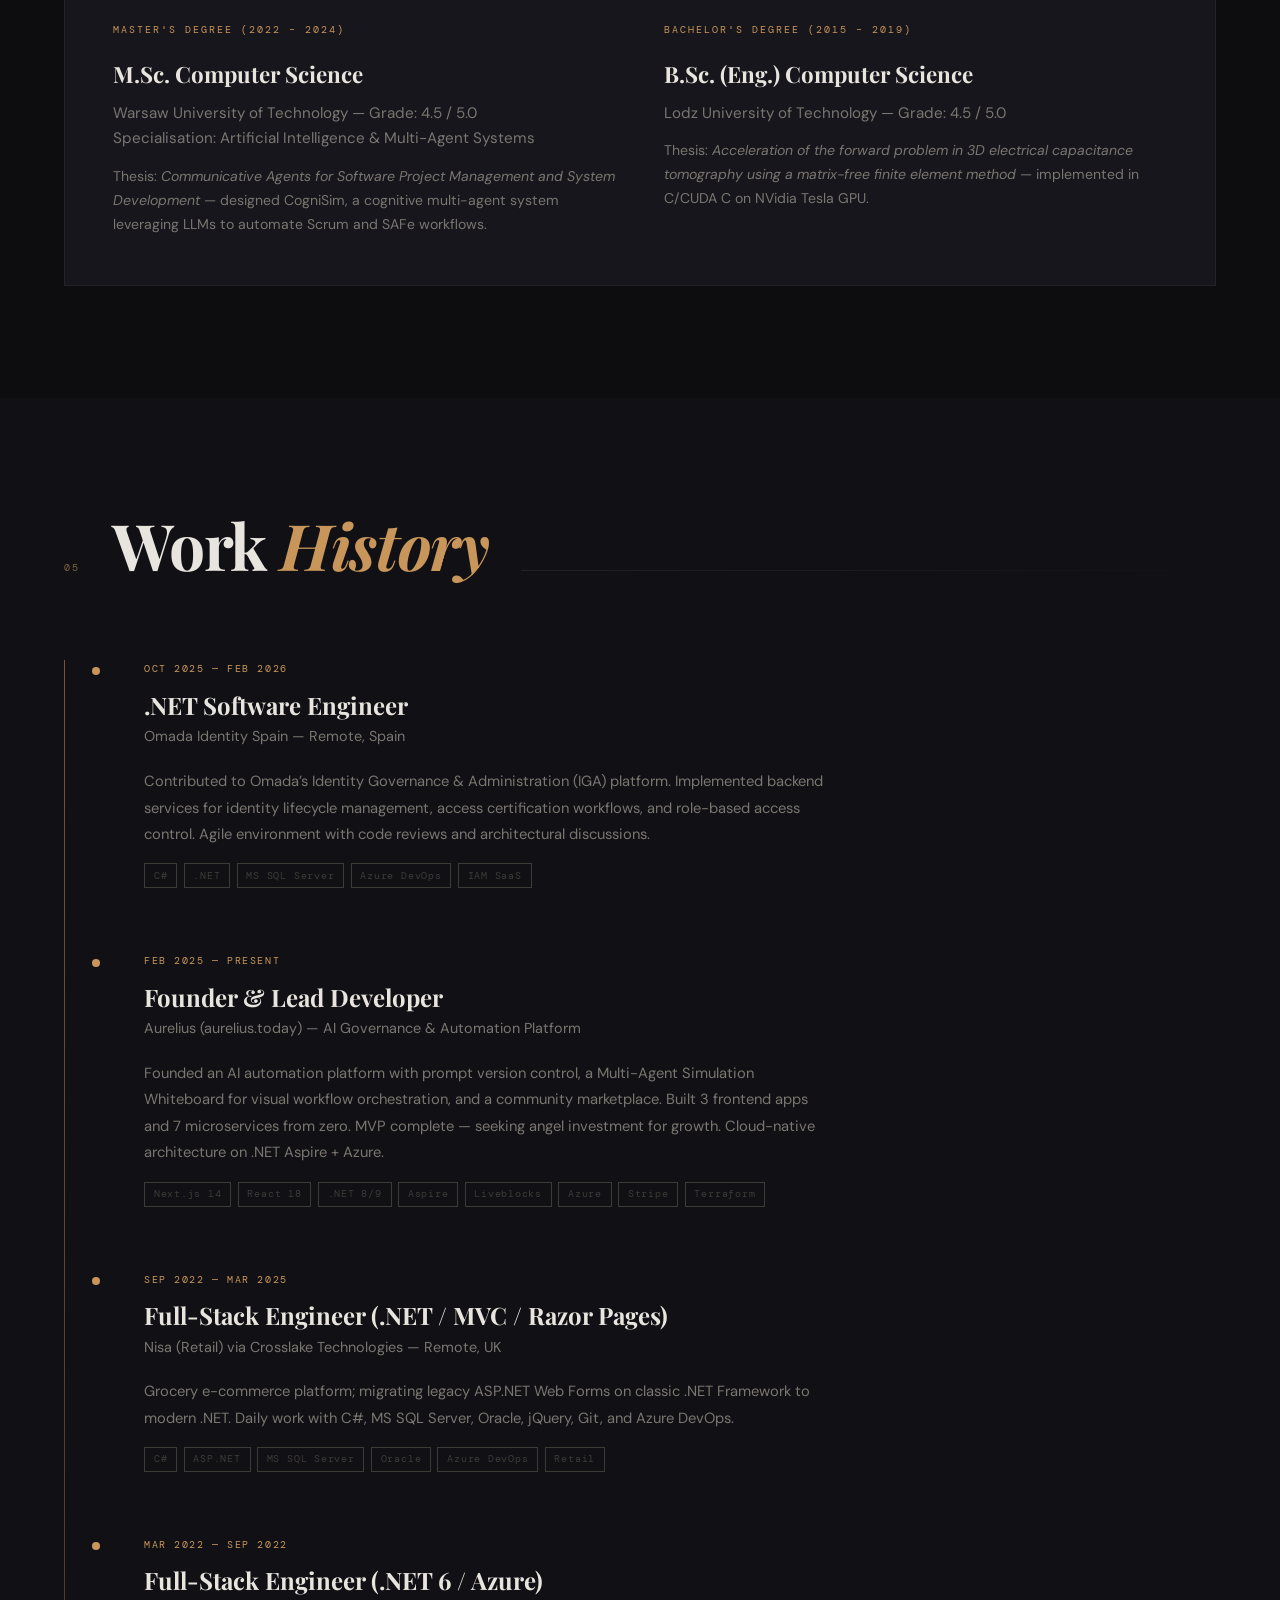
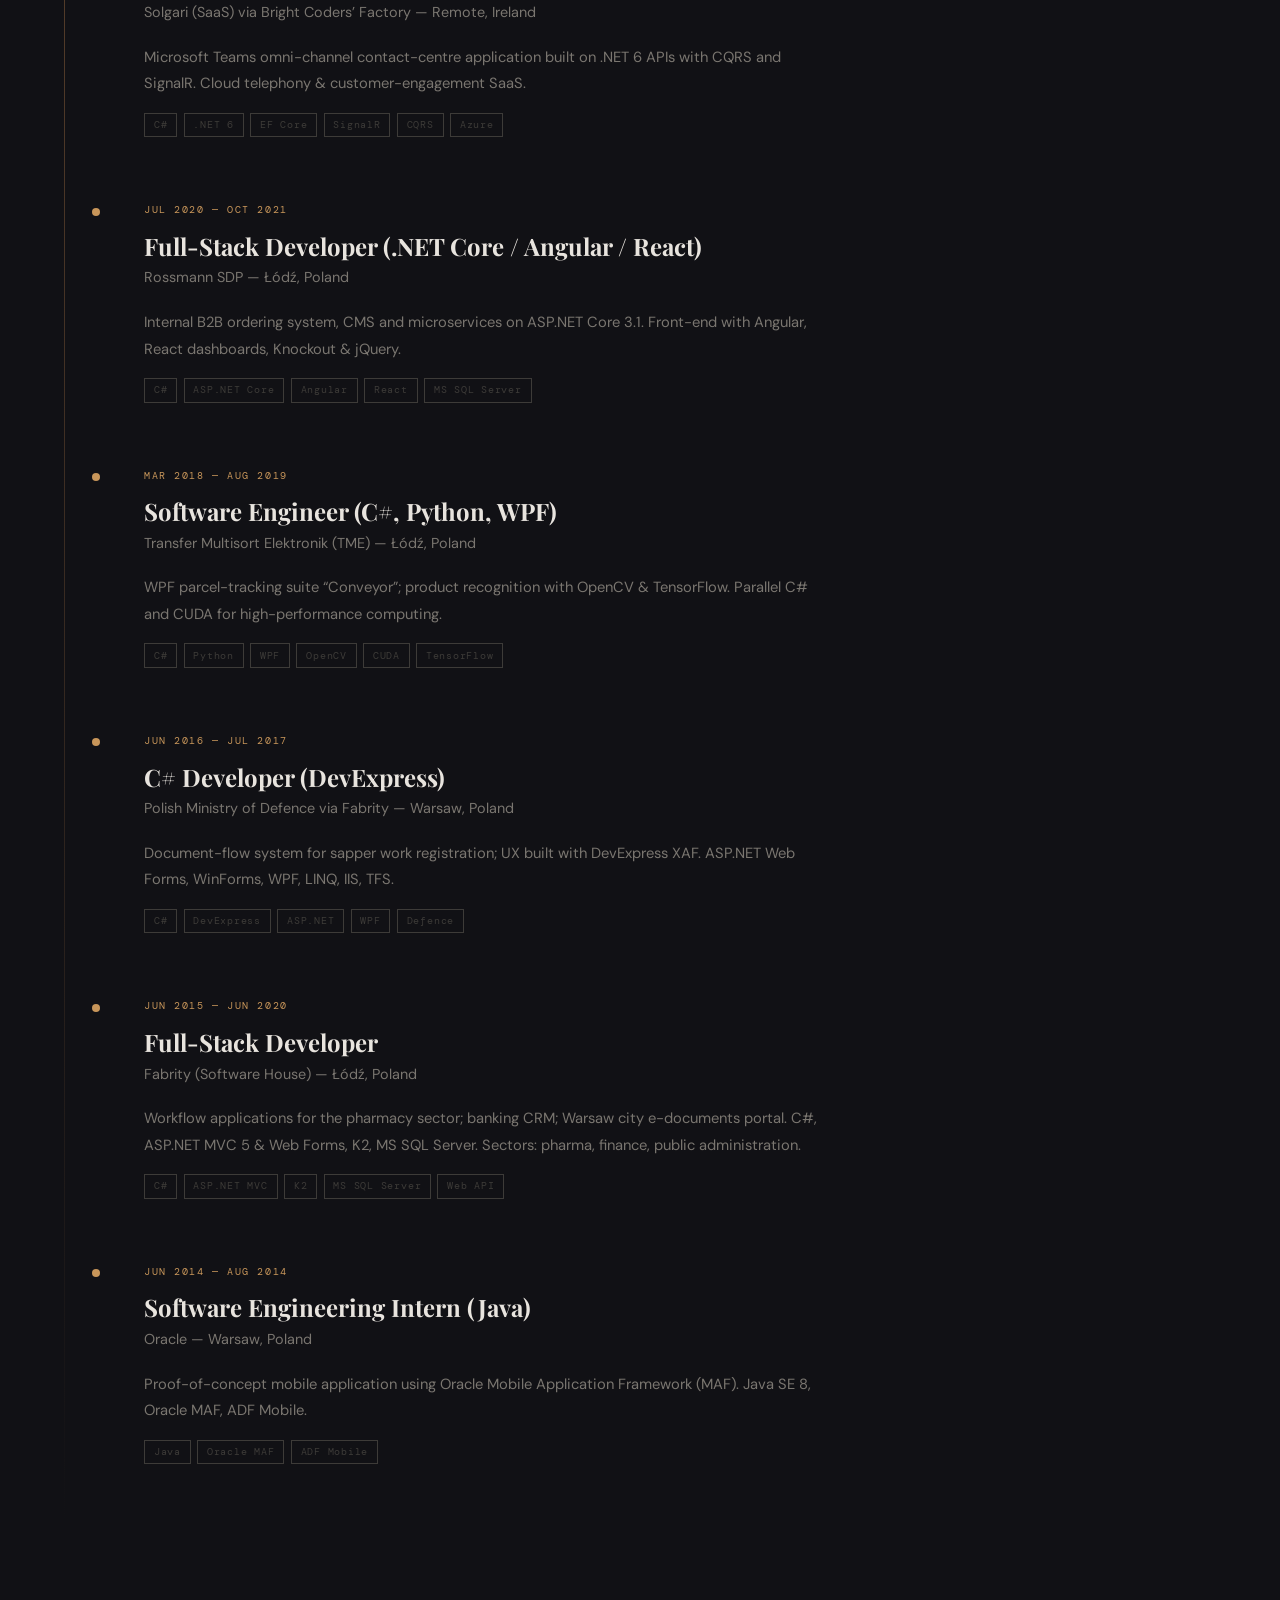
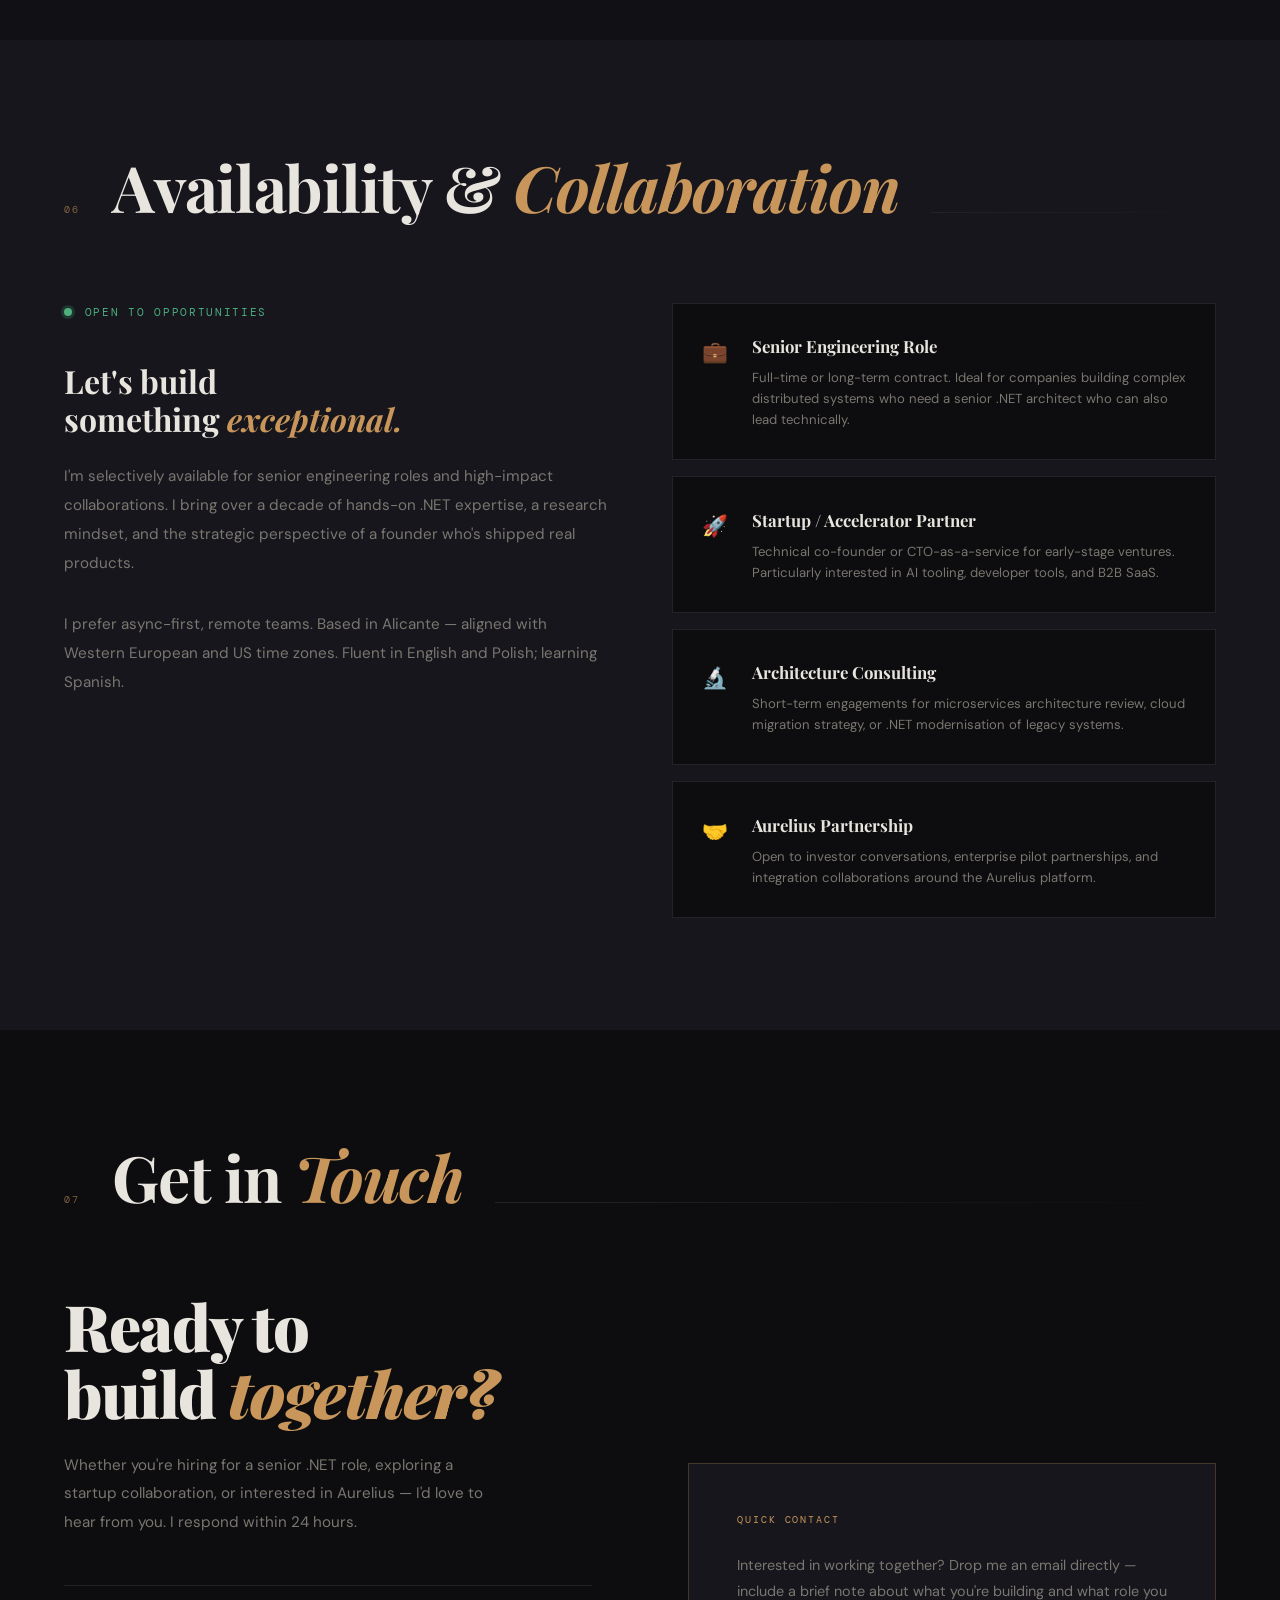
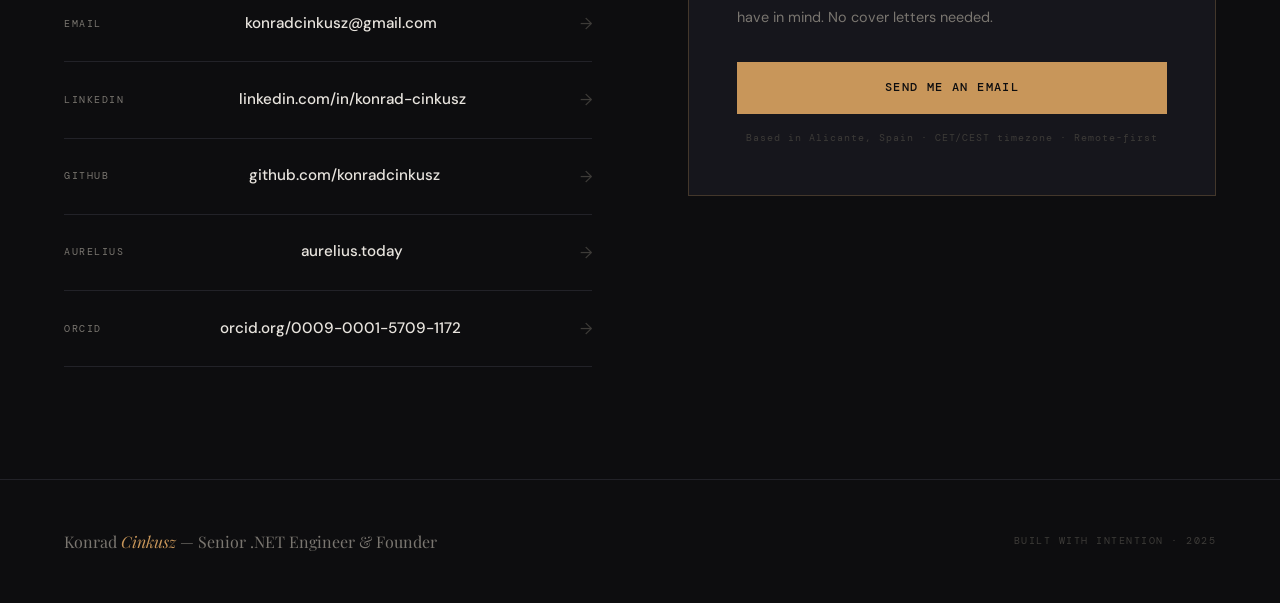
<file: portfolio.html>
<!DOCTYPE html>
<html lang="en">
<head>
<meta charset="UTF-8" />
<meta name="viewport" content="width=device-width, initial-scale=1.0" />
<title>Konrad Cinkusz — Senior .NET Engineer & Founder</title>
<link href="https://fonts.googleapis.com/css2?family=Playfair+Display:ital,wght@0,400;0,700;0,900;1,400&family=DM+Sans:wght@300;400;500&family=DM+Mono:wght@300;400;500&display=swap" rel="stylesheet" />
<style>
  :root {
    --bg: #0d0d0f;
    --bg2: #111115;
    --bg3: #16161c;
    --gold: #c8965a;
    --gold-light: #e0b87a;
    --gold-dim: #7a5535;
    --text: #e8e4de;
    --text-dim: #7a7670;
    --text-muted: #3d3b38;
    --border: #222228;
    --border-gold: rgba(200,150,90,0.25);
    --accent: #5a8cc8;
  }

  *, *::before, *::after { margin: 0; padding: 0; box-sizing: border-box; }

  html { scroll-behavior: smooth; }

  body {
    background: var(--bg);
    color: var(--text);
    font-family: 'DM Sans', sans-serif;
    font-size: 16px;
    line-height: 1.7;
    overflow-x: hidden;
  }

  /* ── NOISE OVERLAY ── */
  body::before {
    content: '';
    position: fixed;
    inset: 0;
    background-image: url("data:image/svg+xml,%3Csvg viewBox='0 0 256 256' xmlns='http://www.w3.org/2000/svg'%3E%3Cfilter id='n'%3E%3CfeTurbulence type='fractalNoise' baseFrequency='0.9' numOctaves='4' stitchTiles='stitch'/%3E%3C/filter%3E%3Crect width='100%25' height='100%25' filter='url(%23n)' opacity='1'/%3E%3C/svg%3E");
    opacity: 0.025;
    pointer-events: none;
    z-index: 1000;
  }

  /* ── NAV ── */
  nav {
    position: fixed;
    top: 0; left: 0; right: 0;
    z-index: 900;
    display: flex;
    justify-content: space-between;
    align-items: center;
    padding: 1.5rem 4rem;
    background: rgba(13,13,15,0.85);
    backdrop-filter: blur(12px);
    border-bottom: 1px solid var(--border);
  }

  .nav-logo {
    font-family: 'Playfair Display', serif;
    font-size: 1.1rem;
    color: var(--gold);
    letter-spacing: 0.05em;
    text-decoration: none;
  }

  .nav-links {
    display: flex;
    gap: 2.5rem;
    list-style: none;
  }

  .nav-links a {
    font-family: 'DM Mono', monospace;
    font-size: 0.7rem;
    letter-spacing: 0.12em;
    text-transform: uppercase;
    color: var(--text-dim);
    text-decoration: none;
    transition: color 0.3s;
  }

  .nav-links a:hover { color: var(--gold); }

  .nav-cta {
    font-family: 'DM Mono', monospace;
    font-size: 0.7rem;
    letter-spacing: 0.1em;
    text-transform: uppercase;
    padding: 0.55rem 1.4rem;
    border: 1px solid var(--gold-dim);
    color: var(--gold);
    text-decoration: none;
    transition: all 0.3s;
  }

  .nav-cta:hover {
    background: var(--gold);
    color: var(--bg);
  }

  /* ── HERO ── */
  #hero {
    min-height: 100vh;
    display: flex;
    flex-direction: column;
    justify-content: flex-end;
    padding: 0 4rem 6rem;
    position: relative;
    overflow: hidden;
  }

  .hero-grid-bg {
    position: absolute;
    inset: 0;
    background-image:
      linear-gradient(to right, rgba(200,150,90,0.04) 1px, transparent 1px),
      linear-gradient(to bottom, rgba(200,150,90,0.04) 1px, transparent 1px);
    background-size: 80px 80px;
    pointer-events: none;
  }

  .hero-glow {
    position: absolute;
    bottom: -200px;
    left: -100px;
    width: 700px;
    height: 700px;
    background: radial-gradient(ellipse, rgba(200,150,90,0.07) 0%, transparent 70%);
    pointer-events: none;
  }

  .hero-eyebrow {
    font-family: 'DM Mono', monospace;
    font-size: 0.72rem;
    letter-spacing: 0.2em;
    text-transform: uppercase;
    color: var(--gold);
    margin-bottom: 2rem;
    opacity: 0;
    animation: fadeUp 0.8s ease 0.2s forwards;
  }

  .hero-name {
    font-family: 'Playfair Display', serif;
    font-size: clamp(4rem, 9vw, 9rem);
    font-weight: 900;
    line-height: 0.9;
    letter-spacing: -0.02em;
    margin-bottom: 2rem;
    opacity: 0;
    animation: fadeUp 0.8s ease 0.4s forwards;
  }

  .hero-name em {
    font-style: italic;
    color: var(--gold);
  }

  .hero-tagline {
    max-width: 620px;
    font-size: 1.15rem;
    font-weight: 300;
    color: var(--text-dim);
    line-height: 1.8;
    margin-bottom: 3.5rem;
    opacity: 0;
    animation: fadeUp 0.8s ease 0.6s forwards;
  }

  .hero-tagline strong { color: var(--text); font-weight: 500; }

  .hero-actions {
    display: flex;
    gap: 1.5rem;
    align-items: center;
    opacity: 0;
    animation: fadeUp 0.8s ease 0.8s forwards;
  }

  .btn-primary {
    display: inline-block;
    background: var(--gold);
    color: var(--bg);
    font-family: 'DM Mono', monospace;
    font-size: 0.72rem;
    letter-spacing: 0.12em;
    text-transform: uppercase;
    padding: 1rem 2.2rem;
    text-decoration: none;
    font-weight: 500;
    transition: all 0.3s;
  }

  .btn-primary:hover { background: var(--gold-light); transform: translateY(-2px); }

  .btn-ghost {
    display: inline-block;
    border: 1px solid var(--border);
    color: var(--text-dim);
    font-family: 'DM Mono', monospace;
    font-size: 0.72rem;
    letter-spacing: 0.12em;
    text-transform: uppercase;
    padding: 1rem 2.2rem;
    text-decoration: none;
    transition: all 0.3s;
  }

  .btn-ghost:hover { border-color: var(--gold-dim); color: var(--gold); }

  .hero-scroll-hint {
    position: absolute;
    right: 4rem;
    bottom: 3rem;
    font-family: 'DM Mono', monospace;
    font-size: 0.62rem;
    letter-spacing: 0.2em;
    text-transform: uppercase;
    color: var(--text-muted);
    writing-mode: vertical-rl;
    display: flex;
    align-items: center;
    gap: 1rem;
  }

  .hero-scroll-hint::after {
    content: '';
    display: block;
    width: 1px;
    height: 60px;
    background: linear-gradient(to bottom, var(--gold-dim), transparent);
    animation: scrollLine 2s ease infinite;
  }

  .hero-stats {
    position: absolute;
    right: 4rem;
    top: 50%;
    transform: translateY(-50%);
    display: flex;
    flex-direction: column;
    gap: 2rem;
    opacity: 0;
    animation: fadeIn 1s ease 1s forwards;
  }

  .stat-item {
    text-align: right;
    border-right: 1px solid var(--border-gold);
    padding-right: 1.5rem;
  }

  .stat-number {
    font-family: 'Playfair Display', serif;
    font-size: 2.2rem;
    font-weight: 700;
    color: var(--gold);
    line-height: 1;
  }

  .stat-label {
    font-family: 'DM Mono', monospace;
    font-size: 0.6rem;
    letter-spacing: 0.15em;
    text-transform: uppercase;
    color: var(--text-dim);
    margin-top: 0.3rem;
  }

  /* ── SECTION BASE ── */
  section {
    padding: 7rem 4rem;
    position: relative;
  }

  .section-header {
    display: flex;
    align-items: baseline;
    gap: 2rem;
    margin-bottom: 5rem;
  }

  .section-index {
    font-family: 'DM Mono', monospace;
    font-size: 0.65rem;
    letter-spacing: 0.2em;
    color: var(--gold);
    opacity: 0.6;
  }

  .section-title {
    font-family: 'Playfair Display', serif;
    font-size: clamp(2.5rem, 5vw, 4rem);
    font-weight: 700;
    line-height: 1.1;
    letter-spacing: -0.02em;
  }

  .section-title em { font-style: italic; color: var(--gold); }

  .section-rule {
    flex: 1;
    height: 1px;
    background: linear-gradient(to right, var(--border), transparent);
  }

  /* ── ABOUT ── */
  #about { background: var(--bg2); }

  .about-layout {
    display: grid;
    grid-template-columns: 1fr 1fr;
    gap: 6rem;
    align-items: start;
  }

  .about-photo {
    width: 100%;
    aspect-ratio: 3 / 4;
    object-fit: cover;
    object-position: top;
    border: 1px solid var(--border);
    filter: grayscale(20%);
    margin-bottom: 2rem;
    transition: filter 0.4s;
  }

  .about-photo:hover { filter: grayscale(0%); }

  .about-text p {
    font-size: 1.05rem;
    color: var(--text-dim);
    margin-bottom: 1.5rem;
    line-height: 1.9;
  }

  .about-text p strong { color: var(--text); font-weight: 500; }

  .about-aside {
    display: flex;
    flex-direction: column;
    gap: 2rem;
  }

  .info-block {
    border: 1px solid var(--border);
    padding: 1.8rem;
    position: relative;
    background: var(--bg3);
  }

  .info-block::before {
    content: '';
    position: absolute;
    top: 0; left: 0;
    width: 3px; height: 100%;
    background: var(--gold);
  }

  .info-label {
    font-family: 'DM Mono', monospace;
    font-size: 0.6rem;
    letter-spacing: 0.2em;
    text-transform: uppercase;
    color: var(--gold);
    margin-bottom: 0.75rem;
  }

  .info-value {
    font-size: 0.95rem;
    color: var(--text);
    line-height: 1.6;
  }

  /* ── SKILLS ── */
  #skills { background: var(--bg); }

  .skills-layout {
    display: grid;
    grid-template-columns: repeat(3, 1fr);
    gap: 1px;
    background: var(--border);
    border: 1px solid var(--border);
  }

  .skill-group {
    background: var(--bg);
    padding: 2.5rem;
    transition: background 0.3s;
  }

  .skill-group:hover { background: var(--bg3); }

  .skill-group-label {
    font-family: 'DM Mono', monospace;
    font-size: 0.62rem;
    letter-spacing: 0.2em;
    text-transform: uppercase;
    color: var(--gold);
    margin-bottom: 1.5rem;
    display: flex;
    align-items: center;
    gap: 0.8rem;
  }

  .skill-group-label::after {
    content: '';
    flex: 1;
    height: 1px;
    background: var(--border);
  }

  .skill-tags {
    display: flex;
    flex-wrap: wrap;
    gap: 0.5rem;
  }

  .skill-tag {
    font-family: 'DM Mono', monospace;
    font-size: 0.68rem;
    letter-spacing: 0.05em;
    color: var(--text-dim);
    border: 1px solid var(--border);
    padding: 0.3rem 0.7rem;
    transition: all 0.2s;
    cursor: default;
  }

  .skill-tag:hover {
    border-color: var(--gold-dim);
    color: var(--gold);
    background: rgba(200,150,90,0.05);
  }

  .skill-tag.primary {
    border-color: var(--gold-dim);
    color: var(--gold);
    background: rgba(200,150,90,0.08);
  }

  /* ── AURELIUS ── */
  #aurelius { background: var(--bg2); }

  .product-hero {
    background: var(--bg3);
    border: 1px solid var(--border);
    padding: 4rem;
    position: relative;
    overflow: hidden;
    margin-bottom: 4rem;
  }

  .product-hero::before {
    content: '';
    position: absolute;
    top: 0; right: 0;
    width: 500px; height: 500px;
    background: radial-gradient(ellipse, rgba(200,150,90,0.06) 0%, transparent 70%);
    pointer-events: none;
  }

  .product-badge {
    font-family: 'DM Mono', monospace;
    font-size: 0.62rem;
    letter-spacing: 0.2em;
    text-transform: uppercase;
    color: var(--gold);
    border: 1px solid var(--border-gold);
    padding: 0.35rem 0.9rem;
    display: inline-block;
    margin-bottom: 2rem;
  }

  .product-name {
    font-family: 'Playfair Display', serif;
    font-size: clamp(2rem, 4vw, 3.5rem);
    font-weight: 700;
    margin-bottom: 1.5rem;
    line-height: 1.1;
  }

  .product-name em { font-style: italic; color: var(--gold); }

  .product-desc {
    max-width: 600px;
    font-size: 1.05rem;
    color: var(--text-dim);
    line-height: 1.9;
    margin-bottom: 3rem;
  }

  .product-pills {
    display: flex;
    flex-wrap: wrap;
    gap: 0.75rem;
  }

  .product-pill {
    font-family: 'DM Mono', monospace;
    font-size: 0.65rem;
    letter-spacing: 0.1em;
    text-transform: uppercase;
    border: 1px solid var(--border);
    color: var(--text-dim);
    padding: 0.5rem 1rem;
  }

  .product-features {
    display: grid;
    grid-template-columns: repeat(3, 1fr);
    gap: 1.5rem;
  }

  .feature-card {
    border: 1px solid var(--border);
    padding: 2rem;
    background: var(--bg);
    position: relative;
    transition: border-color 0.3s, transform 0.3s;
  }

  .feature-card:hover {
    border-color: var(--gold-dim);
    transform: translateY(-3px);
  }

  .feature-icon {
    font-size: 1.5rem;
    margin-bottom: 1.2rem;
  }

  .feature-title {
    font-family: 'Playfair Display', serif;
    font-size: 1.15rem;
    font-weight: 700;
    margin-bottom: 0.75rem;
    color: var(--text);
  }

  .feature-desc {
    font-size: 0.88rem;
    color: var(--text-dim);
    line-height: 1.7;
  }

  /* ── RESEARCH ── */
  #research { background: var(--bg); }

  .research-list {
    display: flex;
    flex-direction: column;
    gap: 0;
  }

  .research-item {
    border-top: 1px solid var(--border);
    padding: 2.5rem 0;
    display: grid;
    grid-template-columns: auto 1fr auto;
    gap: 3rem;
    align-items: start;
    transition: background 0.3s;
    cursor: default;
  }

  .research-item:last-child { border-bottom: 1px solid var(--border); }

  .research-item:hover { background: rgba(200,150,90,0.02); padding-left: 1rem; padding-right: 1rem; margin: 0 -1rem; }

  .research-venue {
    font-family: 'DM Mono', monospace;
    font-size: 0.68rem;
    letter-spacing: 0.15em;
    text-transform: uppercase;
    color: var(--gold);
    padding-top: 0.2rem;
    white-space: nowrap;
  }

  .research-title {
    font-family: 'Playfair Display', serif;
    font-size: 1.2rem;
    font-weight: 700;
    margin-bottom: 0.5rem;
    line-height: 1.3;
  }

  .research-meta {
    font-size: 0.85rem;
    color: var(--text-dim);
  }

  .research-year {
    font-family: 'DM Mono', monospace;
    font-size: 0.75rem;
    color: var(--text-muted);
    padding-top: 0.3rem;
    white-space: nowrap;
  }

  .education-block {
    margin-top: 5rem;
    border: 1px solid var(--border);
    padding: 3rem;
    background: var(--bg3);
    display: grid;
    grid-template-columns: 1fr 1fr;
    gap: 3rem;
  }

  .edu-label {
    font-family: 'DM Mono', monospace;
    font-size: 0.62rem;
    letter-spacing: 0.2em;
    text-transform: uppercase;
    color: var(--gold);
    margin-bottom: 1rem;
  }

  .edu-degree {
    font-family: 'Playfair Display', serif;
    font-size: 1.4rem;
    font-weight: 700;
    margin-bottom: 0.5rem;
  }

  .edu-school {
    font-size: 0.95rem;
    color: var(--text-dim);
  }

  /* ── EXPERIENCE ── */
  #experience { background: var(--bg2); }

  .timeline {
    position: relative;
    padding-left: 2rem;
  }

  .timeline::before {
    content: '';
    position: absolute;
    top: 0; left: 0;
    width: 1px;
    height: 100%;
    background: linear-gradient(to bottom, var(--gold-dim), transparent);
  }

  .timeline-item {
    position: relative;
    padding: 0 0 4rem 3rem;
    opacity: 0;
    transform: translateX(-20px);
    transition: opacity 0.6s ease, transform 0.6s ease;
  }

  .timeline-item.visible { opacity: 1; transform: translateX(0); }

  .timeline-dot {
    position: absolute;
    left: -4px;
    top: 0.4rem;
    width: 8px; height: 8px;
    background: var(--gold);
    border-radius: 50%;
  }

  .timeline-date {
    font-family: 'DM Mono', monospace;
    font-size: 0.65rem;
    letter-spacing: 0.15em;
    text-transform: uppercase;
    color: var(--gold);
    margin-bottom: 0.8rem;
  }

  .timeline-role {
    font-family: 'Playfair Display', serif;
    font-size: 1.5rem;
    font-weight: 700;
    margin-bottom: 0.3rem;
    line-height: 1.2;
  }

  .timeline-company {
    font-size: 0.9rem;
    color: var(--text-dim);
    margin-bottom: 1.2rem;
  }

  .timeline-desc {
    font-size: 0.92rem;
    color: var(--text-dim);
    line-height: 1.8;
    max-width: 680px;
  }

  .timeline-tags {
    display: flex;
    flex-wrap: wrap;
    gap: 0.4rem;
    margin-top: 1rem;
  }

  .tl-tag {
    font-family: 'DM Mono', monospace;
    font-size: 0.6rem;
    letter-spacing: 0.08em;
    color: var(--text-muted);
    border: 1px solid var(--text-muted);
    padding: 0.2rem 0.55rem;
  }

  /* ── AVAILABILITY ── */
  #availability { background: var(--bg3); }

  .avail-grid {
    display: grid;
    grid-template-columns: 1fr 1fr;
    gap: 4rem;
    align-items: start;
  }

  .avail-status {
    display: flex;
    align-items: center;
    gap: 0.8rem;
    margin-bottom: 2.5rem;
  }

  .status-dot {
    width: 8px; height: 8px;
    background: #4caf7d;
    border-radius: 50%;
    box-shadow: 0 0 0 3px rgba(76,175,125,0.2);
    animation: pulse 2s ease infinite;
  }

  .status-text {
    font-family: 'DM Mono', monospace;
    font-size: 0.7rem;
    letter-spacing: 0.15em;
    text-transform: uppercase;
    color: #4caf7d;
  }

  .avail-heading {
    font-family: 'Playfair Display', serif;
    font-size: 2rem;
    font-weight: 700;
    margin-bottom: 1.5rem;
    line-height: 1.2;
  }

  .avail-heading em { font-style: italic; color: var(--gold); }

  .avail-text {
    font-size: 0.95rem;
    color: var(--text-dim);
    line-height: 1.9;
    margin-bottom: 2rem;
  }

  .collab-modes {
    display: flex;
    flex-direction: column;
    gap: 1rem;
  }

  .collab-card {
    border: 1px solid var(--border);
    padding: 1.8rem;
    background: var(--bg);
    display: grid;
    grid-template-columns: auto 1fr;
    gap: 1.5rem;
    align-items: start;
    transition: border-color 0.3s;
  }

  .collab-card:hover { border-color: var(--gold-dim); }

  .collab-icon {
    font-size: 1.3rem;
    padding-top: 0.1rem;
  }

  .collab-title {
    font-family: 'Playfair Display', serif;
    font-size: 1.05rem;
    font-weight: 700;
    margin-bottom: 0.4rem;
  }

  .collab-desc {
    font-size: 0.82rem;
    color: var(--text-dim);
    line-height: 1.6;
  }

  /* ── CONTACT ── */
  #contact { background: var(--bg); }

  .contact-layout {
    display: grid;
    grid-template-columns: 1fr 1fr;
    gap: 6rem;
    align-items: center;
  }

  .contact-heading {
    font-family: 'Playfair Display', serif;
    font-size: clamp(2.5rem, 5vw, 4rem);
    font-weight: 900;
    line-height: 1.05;
    letter-spacing: -0.02em;
    margin-bottom: 1.5rem;
  }

  .contact-heading em { font-style: italic; color: var(--gold); }

  .contact-subtext {
    font-size: 0.95rem;
    color: var(--text-dim);
    line-height: 1.9;
    margin-bottom: 3rem;
    max-width: 440px;
  }

  .contact-links {
    display: flex;
    flex-direction: column;
    gap: 0;
  }

  .contact-link {
    display: flex;
    align-items: center;
    justify-content: space-between;
    padding: 1.5rem 0;
    border-bottom: 1px solid var(--border);
    text-decoration: none;
    group: true;
    transition: padding-left 0.3s;
  }

  .contact-link:hover { padding-left: 1rem; }
  .contact-link:first-child { border-top: 1px solid var(--border); }

  .contact-link-label {
    font-family: 'DM Mono', monospace;
    font-size: 0.65rem;
    letter-spacing: 0.15em;
    text-transform: uppercase;
    color: var(--text-dim);
  }

  .contact-link-value {
    font-size: 0.95rem;
    color: var(--text);
    font-weight: 500;
    transition: color 0.3s;
  }

  .contact-link:hover .contact-link-value { color: var(--gold); }

  .contact-link-arrow {
    color: var(--text-muted);
    transition: color 0.3s, transform 0.3s;
  }

  .contact-link:hover .contact-link-arrow {
    color: var(--gold);
    transform: translateX(4px);
  }

  .contact-cta-block {
    background: var(--bg3);
    border: 1px solid var(--border-gold);
    padding: 3rem;
  }

  .contact-cta-block .btn-primary {
    width: 100%;
    text-align: center;
    display: block;
    margin-bottom: 1rem;
  }

  .contact-note {
    font-family: 'DM Mono', monospace;
    font-size: 0.62rem;
    letter-spacing: 0.1em;
    color: var(--text-muted);
    text-align: center;
  }

  /* ── FOOTER ── */
  footer {
    border-top: 1px solid var(--border);
    padding: 3rem 4rem;
    display: flex;
    justify-content: space-between;
    align-items: center;
    background: var(--bg);
  }

  .footer-left {
    font-family: 'Playfair Display', serif;
    font-size: 1rem;
    color: var(--text-dim);
  }

  .footer-left em { font-style: italic; color: var(--gold); }

  .footer-right {
    font-family: 'DM Mono', monospace;
    font-size: 0.62rem;
    letter-spacing: 0.15em;
    text-transform: uppercase;
    color: var(--text-muted);
  }

  /* ── ANIMATIONS ── */
  @keyframes fadeUp {
    from { opacity: 0; transform: translateY(30px); }
    to { opacity: 1; transform: translateY(0); }
  }

  @keyframes fadeIn {
    from { opacity: 0; }
    to { opacity: 1; }
  }

  @keyframes pulse {
    0%, 100% { box-shadow: 0 0 0 3px rgba(76,175,125,0.2); }
    50% { box-shadow: 0 0 0 6px rgba(76,175,125,0.1); }
  }

  @keyframes scrollLine {
    0% { transform: scaleY(0); transform-origin: top; }
    50% { transform: scaleY(1); transform-origin: top; }
    51% { transform: scaleY(1); transform-origin: bottom; }
    100% { transform: scaleY(0); transform-origin: bottom; }
  }

  /* scroll reveal */
  .reveal {
    opacity: 0;
    transform: translateY(30px);
    transition: opacity 0.7s ease, transform 0.7s ease;
  }

  .reveal.visible {
    opacity: 1;
    transform: translateY(0);
  }

  /* ── RESPONSIVE ── */
  @media (max-width: 900px) {
    nav { padding: 1.2rem 2rem; }
    .nav-links { display: none; }
    section { padding: 5rem 2rem; }
    #hero { padding: 0 2rem 5rem; }
    .about-layout, .avail-grid, .contact-layout { grid-template-columns: 1fr; gap: 3rem; }
    .hero-stats { display: none; }
    .skills-layout { grid-template-columns: 1fr; }
    .product-features { grid-template-columns: 1fr; }
    footer { flex-direction: column; gap: 1rem; text-align: center; }
    .hero-scroll-hint { display: none; }
    .education-block { grid-template-columns: 1fr; }
    .section-rule { display: none; }
  }
</style>
</head>
<body>

<!-- NAV -->
<nav>
  <a href="#hero" class="nav-logo">Konrad C.</a>
  <ul class="nav-links">
    <li><a href="#about">About</a></li>
    <li><a href="#skills">Skills</a></li>
    <li><a href="#aurelius">Aurelius</a></li>
    <li><a href="#research">Research</a></li>
    <li><a href="#experience">Experience</a></li>
    <li><a href="#availability">Availability</a></li>
    <li><a href="#contact">Contact</a></li>
  </ul>
  <a href="mailto:konradcinkusz@gmail.com" class="nav-cta">Let's Talk</a>
</nav>

<!-- HERO -->
<section id="hero">
  <div class="hero-grid-bg"></div>
  <div class="hero-glow"></div>

  <div class="hero-stats">
    <div class="stat-item">
      <div class="stat-number">10+</div>
      <div class="stat-label">Years of<br>Experience</div>
    </div>
    <div class="stat-item">
      <div class="stat-number">3</div>
      <div class="stat-label">Peer-Reviewed<br>Publications</div>
    </div>
    <div class="stat-item">
      <div class="stat-number">M.Sc.</div>
      <div class="stat-label">Warsaw Univ.<br>of Technology</div>
    </div>
  </div>

  <p class="hero-eyebrow">Senior .NET Engineer &amp; Founder — Alicante, Spain</p>
  <h1 class="hero-name">Konrad<br><em>Cinkusz</em></h1>
  <p class="hero-tagline">
    I build <strong>scalable enterprise systems</strong> with C#/.NET &amp; Azure,
    founded <strong><a href="https://aurelius.today" style="color:var(--gold);text-decoration:none;border-bottom:1px solid var(--gold-dim);">aurelius.today</a></strong> — an AI governance &amp; workflow automation platform — and research
    <strong>LLM-powered multi-agent systems</strong> at Warsaw University of Technology.
  </p>
  <div class="hero-actions">
    <a href="#aurelius" class="btn-primary">See Aurelius</a>
    <a href="#contact" class="btn-ghost">Get in Touch</a>
  </div>

  <div class="hero-scroll-hint">Scroll</div>
</section>

<!-- ABOUT -->
<section id="about">
  <div class="section-header">
    <span class="section-index">01</span>
    <h2 class="section-title">About <em>Me</em></h2>
    <div class="section-rule"></div>
  </div>

  <div class="about-layout">
    <div class="about-text reveal">
      <p>
        <strong>Senior .NET Engineer</strong> with over 10 years of commercial experience
        across fintech, retail, SaaS, and public-sector projects.
        Deep expertise in <strong>C#, .NET, and Azure</strong>; equally comfortable in
        greenfield microservices and large-scale legacy modernisation.
      </p>
      <p>
        I integrate <strong>AI-assisted development tools</strong> (GitHub Copilot, LLM APIs)
        daily to accelerate delivery quality and velocity. Founded
        <strong><a href="https://aurelius.today" style="color:var(--text);text-decoration:none;border-bottom:1px solid var(--gold-dim);">aurelius.today</a></strong> —
        an AI governance &amp; workflow automation platform with a Multi-Agent Simulation
        Whiteboard, prompt version control, and a community marketplace. MVP complete with
        3 frontend apps, 7 microservices, and production-ready Azure deployment.
      </p>
      <p>
        Active researcher in <strong>LLM-powered Multi-Agent Systems</strong> at
        Warsaw University of Technology, with publications at IEEE/ACM and ICAART conferences.
        Author of the <strong>CogniSim</strong> platform — a simulation framework for
        AI-driven Agile project management.
      </p>
      <p>
        Based in <strong>Alicante, Spain</strong> (EU citizen). Available for on-site roles
        in Madrid and open to relocation within Europe.
      </p>
    </div>

    <div class="about-aside reveal">
      <img src="Konrad_Cinkusz_Photo.jpg" alt="Konrad Cinkusz" class="about-photo" />
      <div class="info-block">
        <div class="info-label">Location</div>
        <div class="info-value">Alicante, Spain<br><span style="color:var(--text-dim); font-size:0.85rem;">EU citizen — available on-site in Madrid &amp; open to EU relocation</span></div>
      </div>
      <div class="info-block">
        <div class="info-label">Core Expertise</div>
        <div class="info-value">C# / .NET (Framework / Core / 8–9) · Azure<br>ASP.NET Core · Microservices · Docker · CI/CD</div>
      </div>
      <div class="info-block">
        <div class="info-label">Languages</div>
        <div class="info-value">Polish (native) · English (C1, proficient) · Spanish (A2, beginner)</div>
      </div>
      <div class="info-block">
        <div class="info-label">Currently</div>
        <div class="info-value">Developing Aurelius · Researching LLM multi-agent systems at WUT · Open to senior engineering opportunities</div>
      </div>
    </div>
  </div>
</section>

<!-- SKILLS -->
<section id="skills">
  <div class="section-header reveal">
    <span class="section-index">02</span>
    <h2 class="section-title">Tech <em>Stack</em></h2>
    <div class="section-rule"></div>
  </div>

  <div class="skills-layout reveal">
    <div class="skill-group">
      <div class="skill-group-label">Core Languages</div>
      <div class="skill-tags">
        <span class="skill-tag primary">C#</span>
        <span class="skill-tag primary">.NET (Framework / Core / 8–9)</span>
        <span class="skill-tag">Python</span>
        <span class="skill-tag">TypeScript</span>
        <span class="skill-tag">JavaScript</span>
        <span class="skill-tag">Java</span>
      </div>
    </div>
    <div class="skill-group">
      <div class="skill-group-label">Backend &amp; Architecture</div>
      <div class="skill-tags">
        <span class="skill-tag primary">ASP.NET Core</span>
        <span class="skill-tag primary">Entity Framework Core</span>
        <span class="skill-tag">CQRS</span>
        <span class="skill-tag">SignalR</span>
        <span class="skill-tag">LINQ</span>
        <span class="skill-tag">WPF</span>
        <span class="skill-tag">Microservices</span>
        <span class="skill-tag">REST APIs</span>
        <span class="skill-tag">JWT Auth</span>
        <span class="skill-tag">Docker</span>
        <span class="skill-tag">CI/CD</span>
      </div>
    </div>
    <div class="skill-group">
      <div class="skill-group-label">Cloud &amp; DevOps</div>
      <div class="skill-tags">
        <span class="skill-tag primary">Microsoft Azure</span>
        <span class="skill-tag">Azure Container Apps</span>
        <span class="skill-tag">Azure DevOps</span>
        <span class="skill-tag">Bicep</span>
        <span class="skill-tag">Azure AD</span>
        <span class="skill-tag">Git</span>
        <span class="skill-tag">GitHub Actions</span>
        <span class="skill-tag">Jira</span>
        <span class="skill-tag">TFS</span>
        <span class="skill-tag">Bitbucket</span>
      </div>
    </div>
    <div class="skill-group">
      <div class="skill-group-label">Databases</div>
      <div class="skill-tags">
        <span class="skill-tag primary">MS SQL Server</span>
        <span class="skill-tag">Oracle DB</span>
        <span class="skill-tag">PostgreSQL</span>
        <span class="skill-tag">MySQL</span>
        <span class="skill-tag">MongoDB</span>
      </div>
    </div>
    <div class="skill-group">
      <div class="skill-group-label">Frontend</div>
      <div class="skill-tags">
        <span class="skill-tag primary">React</span>
        <span class="skill-tag primary">Next.js</span>
        <span class="skill-tag">Angular</span>
        <span class="skill-tag">Tailwind CSS</span>
        <span class="skill-tag">jQuery</span>
        <span class="skill-tag">Knockout</span>
        <span class="skill-tag">HTML5</span>
        <span class="skill-tag">CSS3</span>
      </div>
    </div>
    <div class="skill-group">
      <div class="skill-group-label">AI &amp; Research</div>
      <div class="skill-tags">
        <span class="skill-tag primary">LLMs</span>
        <span class="skill-tag primary">Multi-Agent Systems</span>
        <span class="skill-tag">LangChain</span>
        <span class="skill-tag">OpenAI API</span>
        <span class="skill-tag">Azure OpenAI</span>
        <span class="skill-tag">GitHub Copilot</span>
        <span class="skill-tag">Cursor AI</span>
        <span class="skill-tag">CogniSim</span>
        <span class="skill-tag">CUDA</span>
        <span class="skill-tag">OpenCV</span>
        <span class="skill-tag">TensorFlow</span>
      </div>
    </div>
  </div>
</section>

<!-- AURELIUS -->
<section id="aurelius">
  <div class="section-header reveal">
    <span class="section-index">03</span>
    <h2 class="section-title"><em>Aurelius</em>.today</h2>
    <div class="section-rule"></div>
  </div>

  <div class="product-hero reveal">
    <span class="product-badge">Founded 2025 · MVP Complete · AI Automation Platform</span>
    <h3 class="product-name">AI governance &amp;<br><em>workflow automation.</em></h3>
    <p class="product-desc">
      The bottleneck isn’t generation anymore — it’s workflow design. Aurelius is
      the system of record for the prompts that drive business outcomes: versioned,
      attributed, and reproducible. Plus a Multi-Agent Simulation Whiteboard for
      visually designing orchestrated AI workflows with guardrails — delivering
      70–90% lower token costs and dramatically higher reliability.
    </p>
    <div class="product-pills">
      <span class="product-pill">Next.js 14</span>
      <span class="product-pill">React 18 / TypeScript</span>
      <span class="product-pill">.NET 8/9 + Aspire</span>
      <span class="product-pill">Liveblocks</span>
      <span class="product-pill">Azure Container Apps</span>
      <span class="product-pill">Azure OpenAI</span>
      <span class="product-pill">SQL Server</span>
      <span class="product-pill">Stripe</span>
      <span class="product-pill">Terraform</span>
      <span class="product-pill">OpenTelemetry</span>
      <span class="product-pill">GitHub Actions CI/CD</span>
    </div>
  </div>

  <!-- What's Built -->
  <div class="product-features reveal" style="margin-bottom:3rem;">
    <div class="feature-card">
      <div class="feature-icon">💻</div>
      <div class="feature-title">3 Frontend Apps</div>
      <p class="feature-desc">Management Portal for enterprise teams · Public Marketplace for community discovery · Investor One-Pager site. All Next.js 14 + React 18.</p>
    </div>
    <div class="feature-card">
      <div class="feature-icon">⚙️</div>
      <div class="feature-title">7 Microservices</div>
      <p class="feature-desc">Auth &amp; Identity · Agent Templates · Agentic Orchestration · Prompt Templates · Marketplace — all on .NET 8/9 with Aspire orchestration.</p>
    </div>
    <div class="feature-card">
      <div class="feature-icon">✅</div>
      <div class="feature-title">MVP Complete</div>
      <p class="feature-desc">Real-time collaboration · AI simulation engine · Quality analytics · Stripe payments · Azure deployment. Production-ready architecture, seeking angel investment.</p>
    </div>
  </div>

  <!-- Key Capabilities -->
  <div class="product-features reveal">
    <div class="feature-card">
      <div class="feature-icon">🎯</div>
      <div class="feature-title">Multi-Agent Whiteboard</div>
      <p class="feature-desc">Real-time collaborative canvas for visually designing, testing, and simulating multi-agent AI workflows. Shapes, freehand drawing, sticky notes, arrow connections — with live cursors via Liveblocks.</p>
    </div>
    <div class="feature-card">
      <div class="feature-icon">📉</div>
      <div class="feature-title">70–90% Token Cost Reduction</div>
      <p class="feature-desc">Proper workflow automation with scoped contexts, relevant knowledge injection, and input validation before execution — not massive unscoped prompts thrown at models and hoping.</p>
    </div>
    <div class="feature-card">
      <div class="feature-icon">🗂️</div>
      <div class="feature-title">Prompt Version Control</div>
      <p class="feature-desc">Every prompt versioned, attributed, and timestamped. Centralised library with org-wide governance, approval workflows, and full audit trails.</p>
    </div>
    <div class="feature-card">
      <div class="feature-icon">📊</div>
      <div class="feature-title">Quality Metrics &amp; Analytics</div>
      <p class="feature-desc">Measure AI output with relevance scoring, sentiment analysis, readability grades, latency tracking, and governance dashboards for data-driven optimisation.</p>
    </div>
    <div class="feature-card">
      <div class="feature-icon">🏪</div>
      <div class="feature-title">Community Marketplace</div>
      <p class="feature-desc">Browse &amp; discover automation workflows anonymously. Community ratings, reviews, one-click import, publisher profiles, and trending content.</p>
    </div>
    <div class="feature-card">
      <div class="feature-icon">🛡️</div>
      <div class="feature-title">Prompt Governance (Vision)</div>
      <p class="feature-desc">Browser extension lockdown mode for approved-only prompts across 8 AI platforms. Compliance exports for EU AI Act, SOC 2, ISO 42001. DLP-lite scanning flags PII before submission.</p>
    </div>
  </div>
</section>

<!-- RESEARCH -->
<section id="research">
  <div class="section-header reveal">
    <span class="section-index">04</span>
    <h2 class="section-title">Research &amp; <em>Academia</em></h2>
    <div class="section-rule"></div>
  </div>

  <div class="research-list reveal">
    <div class="research-item">
      <div class="research-venue">Electronics</div>
      <div>
        <div class="research-title">Cognitive Agents Powered by Large Language Models for Agile Software Project Management</div>
        <div class="research-meta">Konrad Cinkusz, Jarosław A. Chudziak, Ewa Niewiadomska-Szynkiewicz — Electronics Journal, Vol. 14, No. 1</div>
      </div>
      <div class="research-year">2025</div>
    </div>
    <div class="research-item">
      <div class="research-venue">IEEE/ACM</div>
      <div>
        <div class="research-title">Towards LLM-augmented Multiagent Systems for Agile Software Engineering</div>
        <div class="research-meta">Jarosław A. Chudziak, Konrad Cinkusz — 39th IEEE/ACM International Conference on Automated Software Engineering (ASE ’24), Sacramento, CA</div>
      </div>
      <div class="research-year">2024</div>
    </div>
    <div class="research-item">
      <div class="research-venue">MDAI</div>
      <div>
        <div class="research-title">Communicative Agents for Software Project Management and System Development</div>
        <div class="research-meta">Konrad Cinkusz, Jarosław A. Chudziak — 21st International Conference on Modeling Decisions for Artificial Intelligence (MDAI 2024), Tokyo, Japan</div>
      </div>
      <div class="research-year">2024</div>
    </div>
  </div>

  <div class="education-block reveal">
    <div>
      <div class="edu-label">Master's Degree (2022 – 2024)</div>
      <div class="edu-degree">M.Sc. Computer Science</div>
      <div class="edu-school">Warsaw University of Technology — Grade: 4.5 / 5.0<br>Specialisation: Artificial Intelligence &amp; Multi-Agent Systems</div>
      <div style="margin-top: 0.8rem; font-size: 0.88rem; color: var(--text-dim); line-height: 1.7;">Thesis: <em>Communicative Agents for Software Project Management and System Development</em> — designed CogniSim, a cognitive multi-agent system leveraging LLMs to automate Scrum and SAFe workflows.</div>
    </div>
    <div>
      <div class="edu-label">Bachelor's Degree (2015 – 2019)</div>
      <div class="edu-degree">B.Sc. (Eng.) Computer Science</div>
      <div class="edu-school">Lodz University of Technology — Grade: 4.5 / 5.0</div>
      <div style="margin-top: 0.8rem; font-size: 0.88rem; color: var(--text-dim); line-height: 1.7;">Thesis: <em>Acceleration of the forward problem in 3D electrical capacitance tomography using a matrix-free finite element method</em> — implemented in C/CUDA C on NVidia Tesla GPU.</div>
    </div>
  </div>
</section>

<!-- EXPERIENCE -->
<section id="experience">
  <div class="section-header reveal">
    <span class="section-index">05</span>
    <h2 class="section-title">Work <em>History</em></h2>
    <div class="section-rule"></div>
  </div>

  <div class="timeline reveal">

    <div class="timeline-item">
      <div class="timeline-dot"></div>
      <div class="timeline-date">Oct 2025 — Feb 2026</div>
      <div class="timeline-role">.NET Software Engineer</div>
      <div class="timeline-company">Omada Identity Spain — Remote, Spain</div>
      <p class="timeline-desc">
        Contributed to Omada’s Identity Governance &amp; Administration (IGA) platform.
        Implemented backend services for identity lifecycle management, access certification
        workflows, and role-based access control. Agile environment with code reviews and
        architectural discussions.
      </p>
      <div class="timeline-tags">
        <span class="tl-tag">C#</span>
        <span class="tl-tag">.NET</span>
        <span class="tl-tag">MS SQL Server</span>
        <span class="tl-tag">Azure DevOps</span>
        <span class="tl-tag">IAM SaaS</span>
      </div>
    </div>

    <div class="timeline-item">
      <div class="timeline-dot"></div>
      <div class="timeline-date">Feb 2025 — Present</div>
      <div class="timeline-role">Founder &amp; Lead Developer</div>
      <div class="timeline-company">Aurelius (aurelius.today) — AI Governance &amp; Automation Platform</div>
      <p class="timeline-desc">
        Founded an AI automation platform with prompt version control, a Multi-Agent
        Simulation Whiteboard for visual workflow orchestration, and a community marketplace.
        Built 3 frontend apps and 7 microservices from zero. MVP complete — seeking angel
        investment for growth. Cloud-native architecture on .NET Aspire + Azure.
      </p>
      <div class="timeline-tags">
        <span class="tl-tag">Next.js 14</span>
        <span class="tl-tag">React 18</span>
        <span class="tl-tag">.NET 8/9</span>
        <span class="tl-tag">Aspire</span>
        <span class="tl-tag">Liveblocks</span>
        <span class="tl-tag">Azure</span>
        <span class="tl-tag">Stripe</span>
        <span class="tl-tag">Terraform</span>
      </div>
    </div>

    <div class="timeline-item">
      <div class="timeline-dot"></div>
      <div class="timeline-date">Sep 2022 — Mar 2025</div>
      <div class="timeline-role">Full-Stack Engineer (.NET / MVC / Razor Pages)</div>
      <div class="timeline-company">Nisa (Retail) via Crosslake Technologies — Remote, UK</div>
      <p class="timeline-desc">
        Grocery e-commerce platform; migrating legacy ASP.NET Web Forms on classic
        .NET Framework to modern .NET. Daily work with C#, MS SQL Server, Oracle,
        jQuery, Git, and Azure DevOps.
      </p>
      <div class="timeline-tags">
        <span class="tl-tag">C#</span>
        <span class="tl-tag">ASP.NET</span>
        <span class="tl-tag">MS SQL Server</span>
        <span class="tl-tag">Oracle</span>
        <span class="tl-tag">Azure DevOps</span>
        <span class="tl-tag">Retail</span>
      </div>
    </div>

    <div class="timeline-item">
      <div class="timeline-dot"></div>
      <div class="timeline-date">Mar 2022 — Sep 2022</div>
      <div class="timeline-role">Full-Stack Engineer (.NET 6 / Azure)</div>
      <div class="timeline-company">Solgari (SaaS) via Bright Coders’ Factory — Remote, Ireland</div>
      <p class="timeline-desc">
        Microsoft Teams omni-channel contact-centre application built on .NET 6 APIs
        with CQRS and SignalR. Cloud telephony &amp; customer-engagement SaaS.
      </p>
      <div class="timeline-tags">
        <span class="tl-tag">C#</span>
        <span class="tl-tag">.NET 6</span>
        <span class="tl-tag">EF Core</span>
        <span class="tl-tag">SignalR</span>
        <span class="tl-tag">CQRS</span>
        <span class="tl-tag">Azure</span>
      </div>
    </div>

    <div class="timeline-item">
      <div class="timeline-dot"></div>
      <div class="timeline-date">Jul 2020 — Oct 2021</div>
      <div class="timeline-role">Full-Stack Developer (.NET Core / Angular / React)</div>
      <div class="timeline-company">Rossmann SDP — Łódź, Poland</div>
      <p class="timeline-desc">
        Internal B2B ordering system, CMS and microservices on ASP.NET Core 3.1.
        Front-end with Angular, React dashboards, Knockout &amp; jQuery.
      </p>
      <div class="timeline-tags">
        <span class="tl-tag">C#</span>
        <span class="tl-tag">ASP.NET Core</span>
        <span class="tl-tag">Angular</span>
        <span class="tl-tag">React</span>
        <span class="tl-tag">MS SQL Server</span>
      </div>
    </div>

    <div class="timeline-item">
      <div class="timeline-dot"></div>
      <div class="timeline-date">Mar 2018 — Aug 2019</div>
      <div class="timeline-role">Software Engineer (C#, Python, WPF)</div>
      <div class="timeline-company">Transfer Multisort Elektronik (TME) — Łódź, Poland</div>
      <p class="timeline-desc">
        WPF parcel-tracking suite “Conveyor”; product recognition with OpenCV
        &amp; TensorFlow. Parallel C# and CUDA for high-performance computing.
      </p>
      <div class="timeline-tags">
        <span class="tl-tag">C#</span>
        <span class="tl-tag">Python</span>
        <span class="tl-tag">WPF</span>
        <span class="tl-tag">OpenCV</span>
        <span class="tl-tag">CUDA</span>
        <span class="tl-tag">TensorFlow</span>
      </div>
    </div>

    <div class="timeline-item">
      <div class="timeline-dot"></div>
      <div class="timeline-date">Jun 2016 — Jul 2017</div>
      <div class="timeline-role">C# Developer (DevExpress)</div>
      <div class="timeline-company">Polish Ministry of Defence via Fabrity — Warsaw, Poland</div>
      <p class="timeline-desc">
        Document-flow system for sapper work registration; UX built with DevExpress XAF.
        ASP.NET Web Forms, WinForms, WPF, LINQ, IIS, TFS.
      </p>
      <div class="timeline-tags">
        <span class="tl-tag">C#</span>
        <span class="tl-tag">DevExpress</span>
        <span class="tl-tag">ASP.NET</span>
        <span class="tl-tag">WPF</span>
        <span class="tl-tag">Defence</span>
      </div>
    </div>

    <div class="timeline-item">
      <div class="timeline-dot"></div>
      <div class="timeline-date">Jun 2015 — Jun 2020</div>
      <div class="timeline-role">Full-Stack Developer</div>
      <div class="timeline-company">Fabrity (Software House) — Łódź, Poland</div>
      <p class="timeline-desc">
        Workflow applications for the pharmacy sector; banking CRM; Warsaw city
        e-documents portal. C#, ASP.NET MVC 5 &amp; Web Forms, K2, MS SQL Server.
        Sectors: pharma, finance, public administration.
      </p>
      <div class="timeline-tags">
        <span class="tl-tag">C#</span>
        <span class="tl-tag">ASP.NET MVC</span>
        <span class="tl-tag">K2</span>
        <span class="tl-tag">MS SQL Server</span>
        <span class="tl-tag">Web API</span>
      </div>
    </div>

    <div class="timeline-item">
      <div class="timeline-dot"></div>
      <div class="timeline-date">Jun 2014 — Aug 2014</div>
      <div class="timeline-role">Software Engineering Intern (Java)</div>
      <div class="timeline-company">Oracle — Warsaw, Poland</div>
      <p class="timeline-desc">
        Proof-of-concept mobile application using Oracle Mobile Application Framework (MAF).
        Java SE 8, Oracle MAF, ADF Mobile.
      </p>
      <div class="timeline-tags">
        <span class="tl-tag">Java</span>
        <span class="tl-tag">Oracle MAF</span>
        <span class="tl-tag">ADF Mobile</span>
      </div>
    </div>

  </div>
</section>

<!-- AVAILABILITY -->
<section id="availability">
  <div class="section-header reveal">
    <span class="section-index">06</span>
    <h2 class="section-title">Availability &amp; <em>Collaboration</em></h2>
    <div class="section-rule"></div>
  </div>

  <div class="avail-grid reveal">
    <div>
      <div class="avail-status">
        <div class="status-dot"></div>
        <span class="status-text">Open to opportunities</span>
      </div>
      <h3 class="avail-heading">Let's build<br>something <em>exceptional.</em></h3>
      <p class="avail-text">
        I'm selectively available for senior engineering roles and high-impact collaborations. 
        I bring over a decade of hands-on .NET expertise, a research mindset, and the strategic 
        perspective of a founder who's shipped real products.
      </p>
      <p class="avail-text">
        I prefer async-first, remote teams. Based in Alicante — aligned with Western European
        and US time zones. Fluent in English and Polish; learning Spanish.
      </p>
    </div>

    <div class="collab-modes">
      <div class="collab-card">
        <div class="collab-icon">💼</div>
        <div>
          <div class="collab-title">Senior Engineering Role</div>
          <p class="collab-desc">Full-time or long-term contract. Ideal for companies building complex distributed systems who need a senior .NET architect who can also lead technically.</p>
        </div>
      </div>
      <div class="collab-card">
        <div class="collab-icon">🚀</div>
        <div>
          <div class="collab-title">Startup / Accelerator Partner</div>
          <p class="collab-desc">Technical co-founder or CTO-as-a-service for early-stage ventures. Particularly interested in AI tooling, developer tools, and B2B SaaS.</p>
        </div>
      </div>
      <div class="collab-card">
        <div class="collab-icon">🔬</div>
        <div>
          <div class="collab-title">Architecture Consulting</div>
          <p class="collab-desc">Short-term engagements for microservices architecture review, cloud migration strategy, or .NET modernisation of legacy systems.</p>
        </div>
      </div>
      <div class="collab-card">
        <div class="collab-icon">🤝</div>
        <div>
          <div class="collab-title">Aurelius Partnership</div>
          <p class="collab-desc">Open to investor conversations, enterprise pilot partnerships, and integration collaborations around the Aurelius platform.</p>
        </div>
      </div>
    </div>
  </div>
</section>

<!-- CONTACT -->
<section id="contact">
  <div class="section-header reveal">
    <span class="section-index">07</span>
    <h2 class="section-title">Get in <em>Touch</em></h2>
    <div class="section-rule"></div>
  </div>

  <div class="contact-layout">
    <div class="reveal">
      <h3 class="contact-heading">Ready to<br>build <em>together?</em></h3>
      <p class="contact-subtext">
        Whether you're hiring for a senior .NET role, exploring a startup collaboration, 
        or interested in Aurelius — I'd love to hear from you. I respond within 24 hours.
      </p>

      <div class="contact-links">
        <a href="mailto:konradcinkusz@gmail.com" class="contact-link">
          <span class="contact-link-label">Email</span>
          <span class="contact-link-value">konradcinkusz@gmail.com</span>
          <span class="contact-link-arrow">→</span>
        </a>
        <a href="https://www.linkedin.com/in/konrad-cinkusz-378127227/" target="_blank" class="contact-link">
          <span class="contact-link-label">LinkedIn</span>
          <span class="contact-link-value">linkedin.com/in/konrad-cinkusz</span>
          <span class="contact-link-arrow">→</span>
        </a>
        <a href="https://github.com/konradcinkusz/" target="_blank" class="contact-link">
          <span class="contact-link-label">GitHub</span>
          <span class="contact-link-value">github.com/konradcinkusz</span>
          <span class="contact-link-arrow">→</span>
        </a>
        <a href="https://aurelius.today" target="_blank" class="contact-link">
          <span class="contact-link-label">Aurelius</span>
          <span class="contact-link-value">aurelius.today</span>
          <span class="contact-link-arrow">→</span>
        </a>
        <a href="https://orcid.org/0009-0001-5709-1172" target="_blank" class="contact-link">
          <span class="contact-link-label">ORCID</span>
          <span class="contact-link-value">orcid.org/0009-0001-5709-1172</span>
          <span class="contact-link-arrow">→</span>
        </a>
      </div>
    </div>

    <div class="contact-cta-block reveal">
      <div class="info-label" style="margin-bottom: 1.5rem;">Quick contact</div>
      <p style="font-size: 0.9rem; color: var(--text-dim); line-height: 1.8; margin-bottom: 2rem;">
        Interested in working together? Drop me an email directly — 
        include a brief note about what you're building and what role you 
        have in mind. No cover letters needed.
      </p>
      <a href="mailto:konradcinkusz@gmail.com?subject=Let's%20work%20together" class="btn-primary">Send me an email</a>
      <p class="contact-note">Based in Alicante, Spain · CET/CEST timezone · Remote-first</p>
    </div>
  </div>
</section>

<!-- FOOTER -->
<footer>
  <div class="footer-left">Konrad <em>Cinkusz</em> — Senior .NET Engineer &amp; Founder</div>
  <div class="footer-right">Built with intention · 2025</div>
</footer>

<script>
  // Scroll reveal
  const observer = new IntersectionObserver((entries) => {
    entries.forEach(entry => {
      if (entry.isIntersecting) {
        entry.target.classList.add('visible');
      }
    });
  }, { threshold: 0.1, rootMargin: '0px 0px -50px 0px' });

  document.querySelectorAll('.reveal').forEach(el => observer.observe(el));

  // Timeline items
  const tlObserver = new IntersectionObserver((entries) => {
    entries.forEach((entry, i) => {
      if (entry.isIntersecting) {
        setTimeout(() => entry.target.classList.add('visible'), i * 120);
      }
    });
  }, { threshold: 0.1 });

  document.querySelectorAll('.timeline-item').forEach(el => tlObserver.observe(el));

  // Active nav link
  const sections = document.querySelectorAll('section[id]');
  const navLinks = document.querySelectorAll('.nav-links a');

  window.addEventListener('scroll', () => {
    let current = '';
    sections.forEach(section => {
      if (window.scrollY >= section.offsetTop - 200) {
        current = section.getAttribute('id');
      }
    });
    navLinks.forEach(link => {
      link.style.color = link.getAttribute('href') === `#${current}` ? 'var(--gold)' : '';
    });
  });
</script>
</body>
</html>
</file>
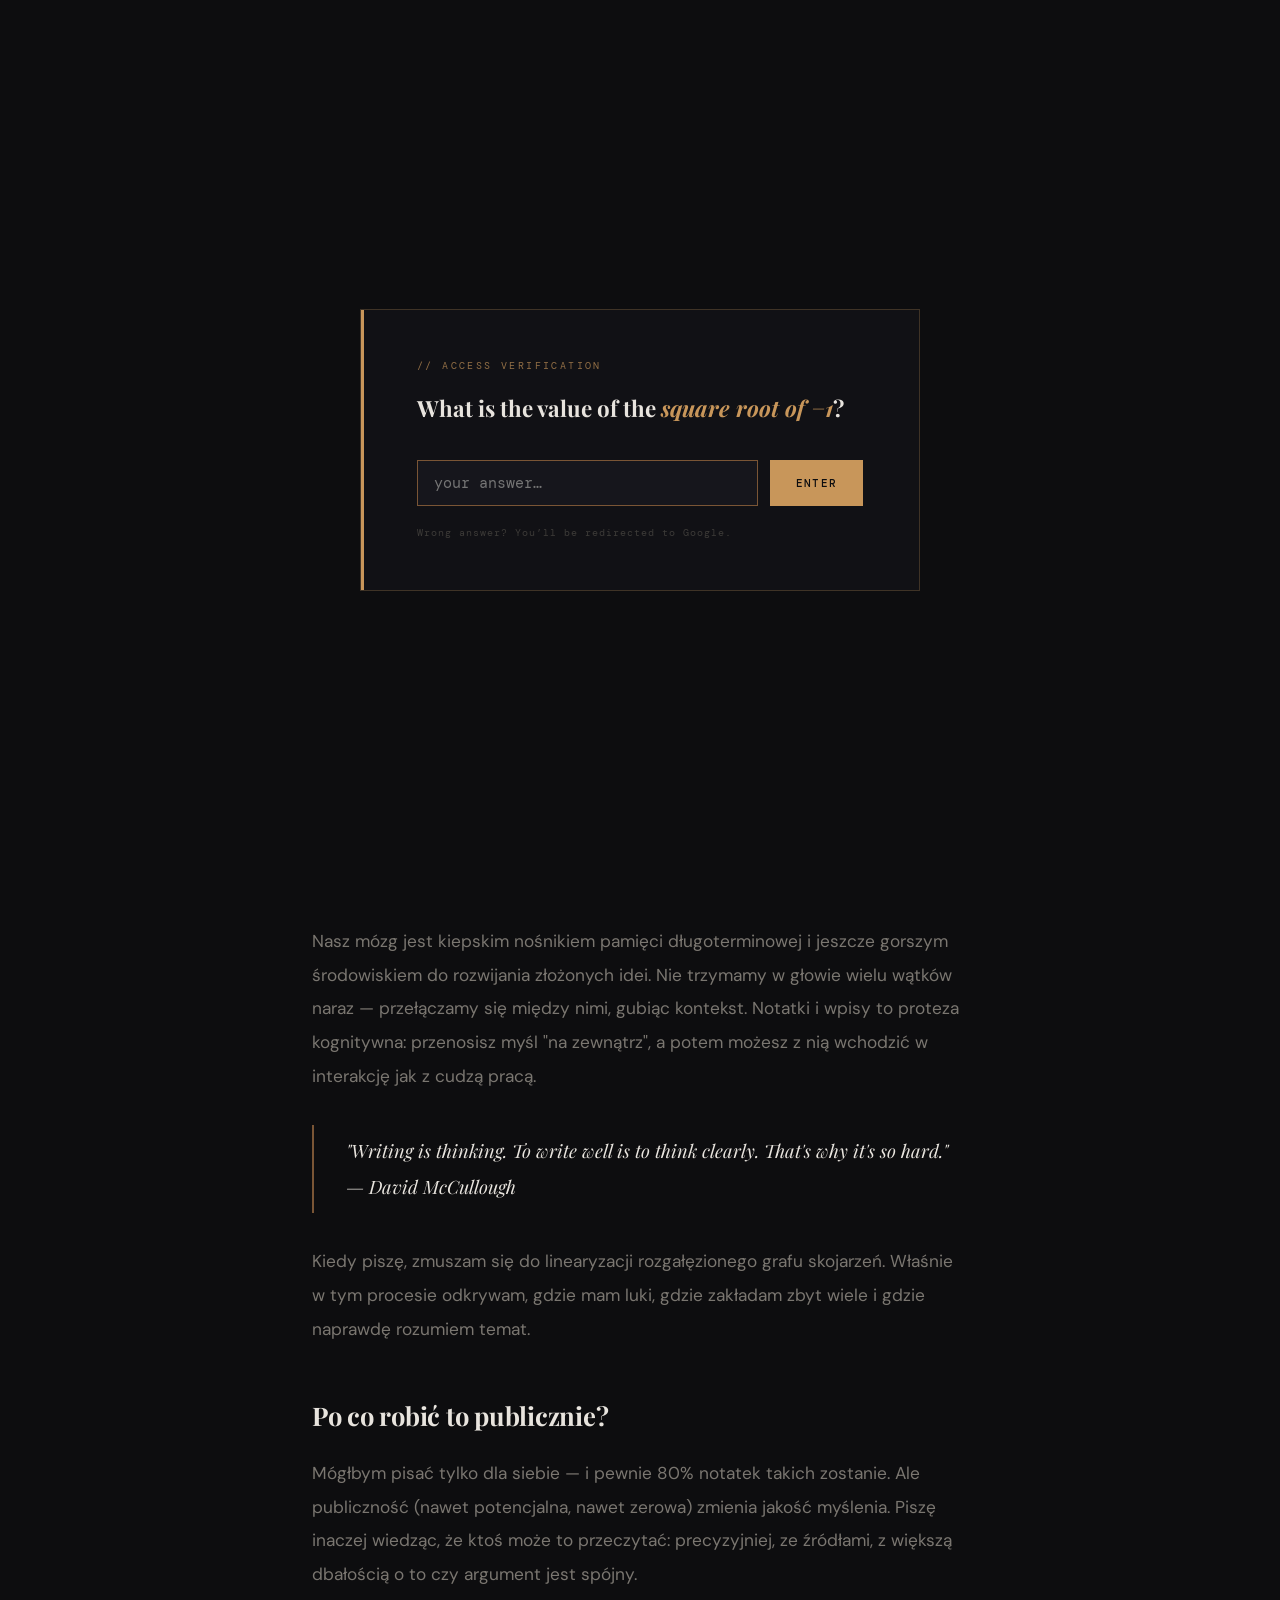
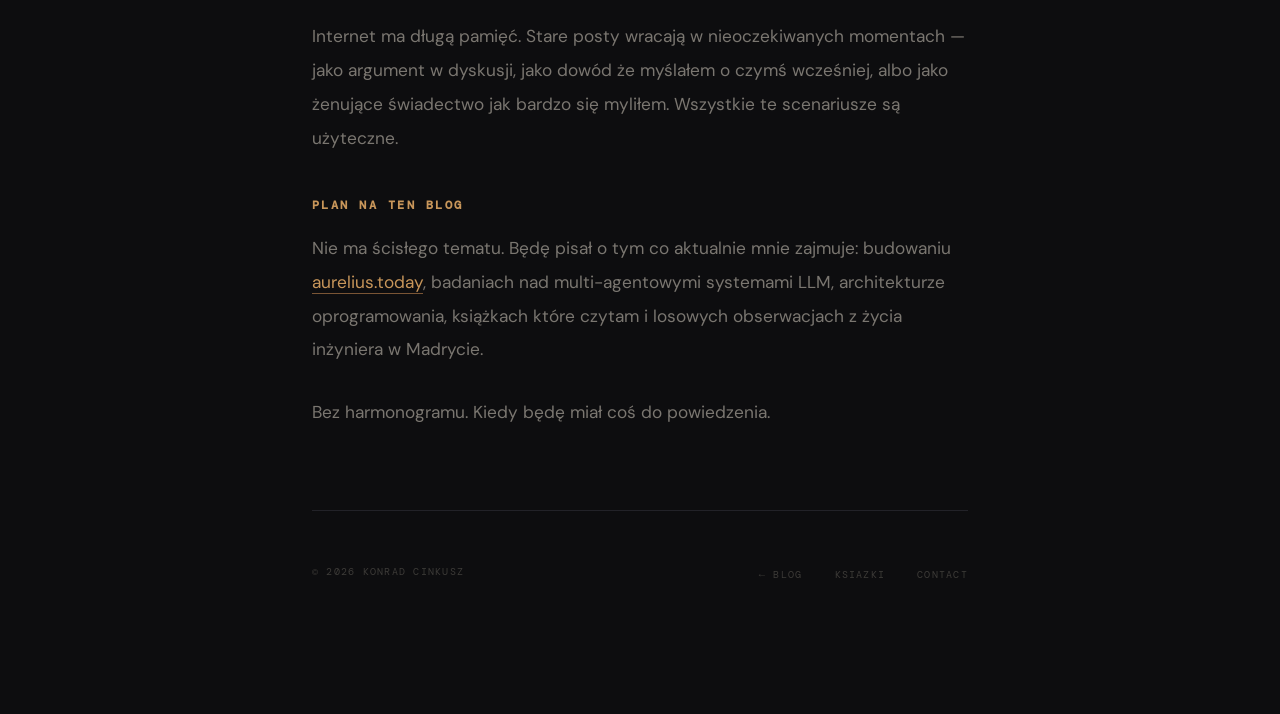
<file: blog/posts/2026-04-12-pierwszy-wpis.html>
<!DOCTYPE html>
<html lang="pl">
<head>
<meta charset="UTF-8" />
<meta name="viewport" content="width=device-width, initial-scale=1.0" />
<title>Pierwszy wpis — po co w ogóle pisać? — Konrad Cinkusz</title>
<link href="https://fonts.googleapis.com/css2?family=Playfair+Display:ital,wght@0,400;0,700;0,900;1,400&family=DM+Sans:wght@300;400;500&family=DM+Mono:wght@300;400;500&display=swap" rel="stylesheet" />
<link rel="stylesheet" href="../../assets/shared.css" />
<script src="../../assets/shared.js"></script>
<style>
  :root {
    --bg: #0d0d0f;
    --bg2: #111115;
    --bg3: #16161c;
    --gold: #c8965a;
    --gold-light: #e0b87a;
    --gold-dim: #7a5535;
    --text: #e8e4de;
    --text-dim: #7a7670;
    --text-muted: #3d3b38;
    --border: #222228;
    --border-gold: rgba(200,150,90,0.25);
  }

  *, *::before, *::after { margin: 0; padding: 0; box-sizing: border-box; }
  html { scroll-behavior: smooth; }

  body {
    background: var(--bg);
    color: var(--text);
    font-family: 'DM Sans', sans-serif;
    font-size: 16px;
    line-height: 1.7;
    overflow-x: hidden;
  }

  body::before {
    content: '';
    position: fixed;
    inset: 0;
    background-image: url("data:image/svg+xml,%3Csvg viewBox='0 0 256 256' xmlns='http://www.w3.org/2000/svg'%3E%3Cfilter id='n'%3E%3CfeTurbulence type='fractalNoise' baseFrequency='0.9' numOctaves='4' stitchTiles='stitch'/%3E%3C/filter%3E%3Crect width='100%25' height='100%25' filter='url(%23n)' opacity='1'/%3E%3C/svg%3E");
    opacity: 0.025;
    pointer-events: none;
    z-index: 1000;
  }

  /* NAV */
  nav {
    position: fixed;
    top: 0; left: 0; right: 0;
    z-index: 900;
    display: flex;
    justify-content: space-between;
    align-items: center;
    padding: 1.5rem 4rem;
    background: rgba(13,13,15,0.85);
    backdrop-filter: blur(12px);
    border-bottom: 1px solid var(--border);
  }

  .nav-logo {
    font-family: 'Playfair Display', serif;
    font-size: 1.1rem;
    color: var(--gold);
    letter-spacing: 0.05em;
    text-decoration: none;
  }

  .nav-links {
    display: flex;
    gap: 2.5rem;
    list-style: none;
  }

  .nav-links a {
    font-family: 'DM Mono', monospace;
    font-size: 0.7rem;
    letter-spacing: 0.12em;
    text-transform: uppercase;
    color: var(--text-dim);
    text-decoration: none;
    transition: color 0.3s;
  }

  .nav-links a:hover,
  .nav-links a.active { color: var(--gold); }

  .nav-cta {
    font-family: 'DM Mono', monospace;
    font-size: 0.7rem;
    letter-spacing: 0.1em;
    text-transform: uppercase;
    padding: 0.55rem 1.4rem;
    border: 1px solid var(--gold-dim);
    color: var(--gold);
    text-decoration: none;
    transition: all 0.3s;
  }

  .nav-cta:hover { background: var(--gold); color: var(--bg); }

  /* ARTICLE */
  .article-wrapper {
    max-width: 720px;
    margin: 0 auto;
    padding: 10rem 2rem 8rem;
  }

  /* BACK LINK */
  .back-link {
    display: inline-flex;
    align-items: center;
    gap: 0.5rem;
    font-family: 'DM Mono', monospace;
    font-size: 0.65rem;
    letter-spacing: 0.15em;
    text-transform: uppercase;
    color: var(--text-muted);
    text-decoration: none;
    margin-bottom: 3.5rem;
    transition: color 0.2s;
    opacity: 0;
    animation: fadeUp 0.6s ease 0.1s forwards;
  }

  .back-link:hover { color: var(--gold); }
  .back-link span { transition: transform 0.2s; }
  .back-link:hover span { transform: translateX(-4px); }

  /* META */
  .article-meta {
    display: flex;
    flex-wrap: wrap;
    align-items: center;
    gap: 1rem;
    margin-bottom: 2rem;
    opacity: 0;
    animation: fadeUp 0.6s ease 0.2s forwards;
  }

  .article-date {
    font-family: 'DM Mono', monospace;
    font-size: 0.68rem;
    letter-spacing: 0.15em;
    text-transform: uppercase;
    color: var(--text-muted);
  }

  .article-tag {
    font-family: 'DM Mono', monospace;
    font-size: 0.6rem;
    letter-spacing: 0.1em;
    text-transform: uppercase;
    color: var(--gold);
    border: 1px solid var(--border-gold);
    padding: 0.15rem 0.55rem;
  }

  /* TITLE */
  .article-title {
    font-family: 'Playfair Display', serif;
    font-size: clamp(2.2rem, 5vw, 3.5rem);
    font-weight: 900;
    line-height: 1.1;
    letter-spacing: -0.02em;
    margin-bottom: 3rem;
    opacity: 0;
    animation: fadeUp 0.6s ease 0.3s forwards;
  }

  .article-title em { font-style: italic; color: var(--gold); }

  /* DIVIDER */
  .article-rule {
    height: 1px;
    background: linear-gradient(to right, var(--border-gold), transparent);
    margin-bottom: 3rem;
    opacity: 0;
    animation: fadeUp 0.6s ease 0.4s forwards;
  }

  /* CONTENT */
  .article-content {
    opacity: 0;
    animation: fadeUp 0.6s ease 0.5s forwards;
  }

  .article-content p {
    font-size: 1.08rem;
    color: var(--text-dim);
    line-height: 1.95;
    margin-bottom: 1.8rem;
  }

  .article-content p:first-child { color: var(--text); }

  .article-content h2 {
    font-family: 'Playfair Display', serif;
    font-size: 1.6rem;
    font-weight: 700;
    color: var(--text);
    margin: 3rem 0 1.2rem;
    letter-spacing: -0.01em;
  }

  .article-content h3 {
    font-family: 'DM Mono', monospace;
    font-size: 0.78rem;
    letter-spacing: 0.2em;
    text-transform: uppercase;
    color: var(--gold);
    margin: 2.5rem 0 1rem;
  }

  .article-content blockquote {
    border-left: 2px solid var(--gold-dim);
    padding: 0.5rem 0 0.5rem 2rem;
    margin: 2rem 0;
  }

  .article-content blockquote p {
    font-family: 'Playfair Display', serif;
    font-style: italic;
    font-size: 1.15rem;
    color: var(--text);
    margin-bottom: 0;
  }

  .article-content ul, .article-content ol {
    padding-left: 1.5rem;
    margin-bottom: 1.8rem;
    color: var(--text-dim);
    font-size: 1.05rem;
    line-height: 1.9;
  }

  .article-content li { margin-bottom: 0.5rem; }

  .article-content a {
    color: var(--gold);
    text-decoration: none;
    border-bottom: 1px solid var(--gold-dim);
    transition: border-color 0.2s;
  }

  .article-content a:hover { border-color: var(--gold); }

  .article-content strong { color: var(--text); font-weight: 500; }

  /* FOOTER NAV */
  .article-footer {
    margin-top: 5rem;
    padding-top: 3rem;
    border-top: 1px solid var(--border);
    display: flex;
    justify-content: space-between;
    align-items: center;
    flex-wrap: wrap;
    gap: 1rem;
  }

  .footer-text {
    font-family: 'DM Mono', monospace;
    font-size: 0.65rem;
    letter-spacing: 0.12em;
    text-transform: uppercase;
    color: var(--text-muted);
  }

  .footer-links {
    display: flex;
    gap: 2rem;
    list-style: none;
  }

  .footer-links a {
    font-family: 'DM Mono', monospace;
    font-size: 0.65rem;
    letter-spacing: 0.12em;
    text-transform: uppercase;
    color: var(--text-muted);
    text-decoration: none;
    transition: color 0.2s;
  }

  .footer-links a:hover { color: var(--gold); }

  @keyframes fadeUp {
    from { opacity: 0; transform: translateY(20px); }
    to   { opacity: 1; transform: translateY(0); }
  }

  @media (max-width: 640px) {
    nav { padding: 1.5rem 1.5rem; }
    .nav-links { display: none; }
    .article-wrapper { padding: 8rem 1.5rem 5rem; }
  }
</style>
</head>
<body>
<script>initGuard();</script>

<!-- NAV -->
<nav>
  <a href="../../index.html" class="nav-logo">Konrad C.</a>
  <ul class="nav-links">
    <li><a href="../../index.html">Home</a></li>
    <li><a href="../index.html" class="active">Blog</a></li>
    <li><a href="../../ksiazki/index.html">Ksiazki</a></li>
    <li><a href="../../index.html#contact">Contact</a></li>
  </ul>
  <a href="../../index.html#contact" class="nav-cta">Let's Talk</a>
</nav>

<article class="article-wrapper">

  <a href="../index.html" class="back-link">
    <span>←</span> Wróć do bloga
  </a>

  <div class="article-meta">
    <span class="article-date">12 Kwietnia 2026</span>
    <span class="article-tag">Refleksje</span>
    <span class="article-tag">AI</span>
  </div>

  <h1 class="article-title">Pierwszy wpis —<br>po co w ogóle <em>pisać?</em></h1>

  <div class="article-rule"></div>

  <div class="article-content">

    <p>
      Przez długi czas unikałem pisania publicznie. Wydawało mi się, że muszę mieć
      coś naprawdę wartościowego do powiedzenia, że każdy post musi być skończoną
      myślą, doszlifowaną do połysku. To klasyczna pułapka — perfekcjonizm jako
      wymówka do milczenia.
    </p>

    <p>
      Zmieniłem zdanie po przeczytaniu Sönke Ahrensa o systemie Zettelkasten i po
      kilku rozmowach, w których odkryłem, że myśl którą miałem "w głowie" rozsypuje
      się natychmiast, gdy ktoś zadaje proste pytanie. Pisanie to nie dokumentowanie
      gotowych myśli — to ich <strong>budowanie</strong>.
    </p>

    <h2>Eksternalizacja myślenia</h2>

    <p>
      Nasz mózg jest kiepskim nośnikiem pamięci długoterminowej i jeszcze gorszym
      środowiskiem do rozwijania złożonych idei. Nie trzymamy w głowie wielu
      wątków naraz — przełączamy się między nimi, gubiąc kontekst. Notatki i wpisy
      to proteza kognitywna: przenosisz myśl "na zewnątrz", a potem możesz z nią
      wchodzić w interakcję jak z cudzą pracą.
    </p>

    <blockquote>
      <p>
        "Writing is thinking. To write well is to think clearly. That's why it's
        so hard." — David McCullough
      </p>
    </blockquote>

    <p>
      Kiedy piszę, zmuszam się do linearyzacji rozgałęzionego grafu skojarzeń.
      Właśnie w tym procesie odkrywam, gdzie mam luki, gdzie zakładam zbyt wiele
      i gdzie naprawdę rozumiem temat.
    </p>

    <h2>Po co robić to publicznie?</h2>

    <p>
      Mógłbym pisać tylko dla siebie — i pewnie 80% notatek takich zostanie.
      Ale publiczność (nawet potencjalna, nawet zerowa) zmienia jakość myślenia.
      Piszę inaczej wiedząc, że ktoś może to przeczytać: precyzyjniej, ze źródłami,
      z większą dbałością o to czy argument jest spójny.
    </p>

    <p>
      Internet ma długą pamięć. Stare posty wracają w nieoczekiwanych momentach —
      jako argument w dyskusji, jako dowód że myślałem o czymś wcześniej, albo
      jako żenujące świadectwo jak bardzo się myliłem. Wszystkie te scenariusze
      są użyteczne.
    </p>

    <h3>Plan na ten blog</h3>

    <p>
      Nie ma ścisłego tematu. Będę pisał o tym co aktualnie mnie zajmuje:
      budowaniu <a href="https://aurelius.today">aurelius.today</a>, badaniach
      nad multi-agentowymi systemami LLM, architekturze oprogramowania, książkach
      które czytam i losowych obserwacjach z życia inżyniera w Madrycie.
    </p>

    <p>
      Bez harmonogramu. Kiedy będę miał coś do powiedzenia.
    </p>

  </div>

  <div class="article-footer">
    <span class="footer-text">&copy; 2026 Konrad Cinkusz</span>
    <ul class="footer-links">
      <li><a href="../index.html">← Blog</a></li>
      <li><a href="../../ksiazki/index.html">Ksiazki</a></li>
      <li><a href="../../index.html#contact">Contact</a></li>
    </ul>
  </div>

</article>

<script>initCursor();</script>
</body>
</html>
</file>
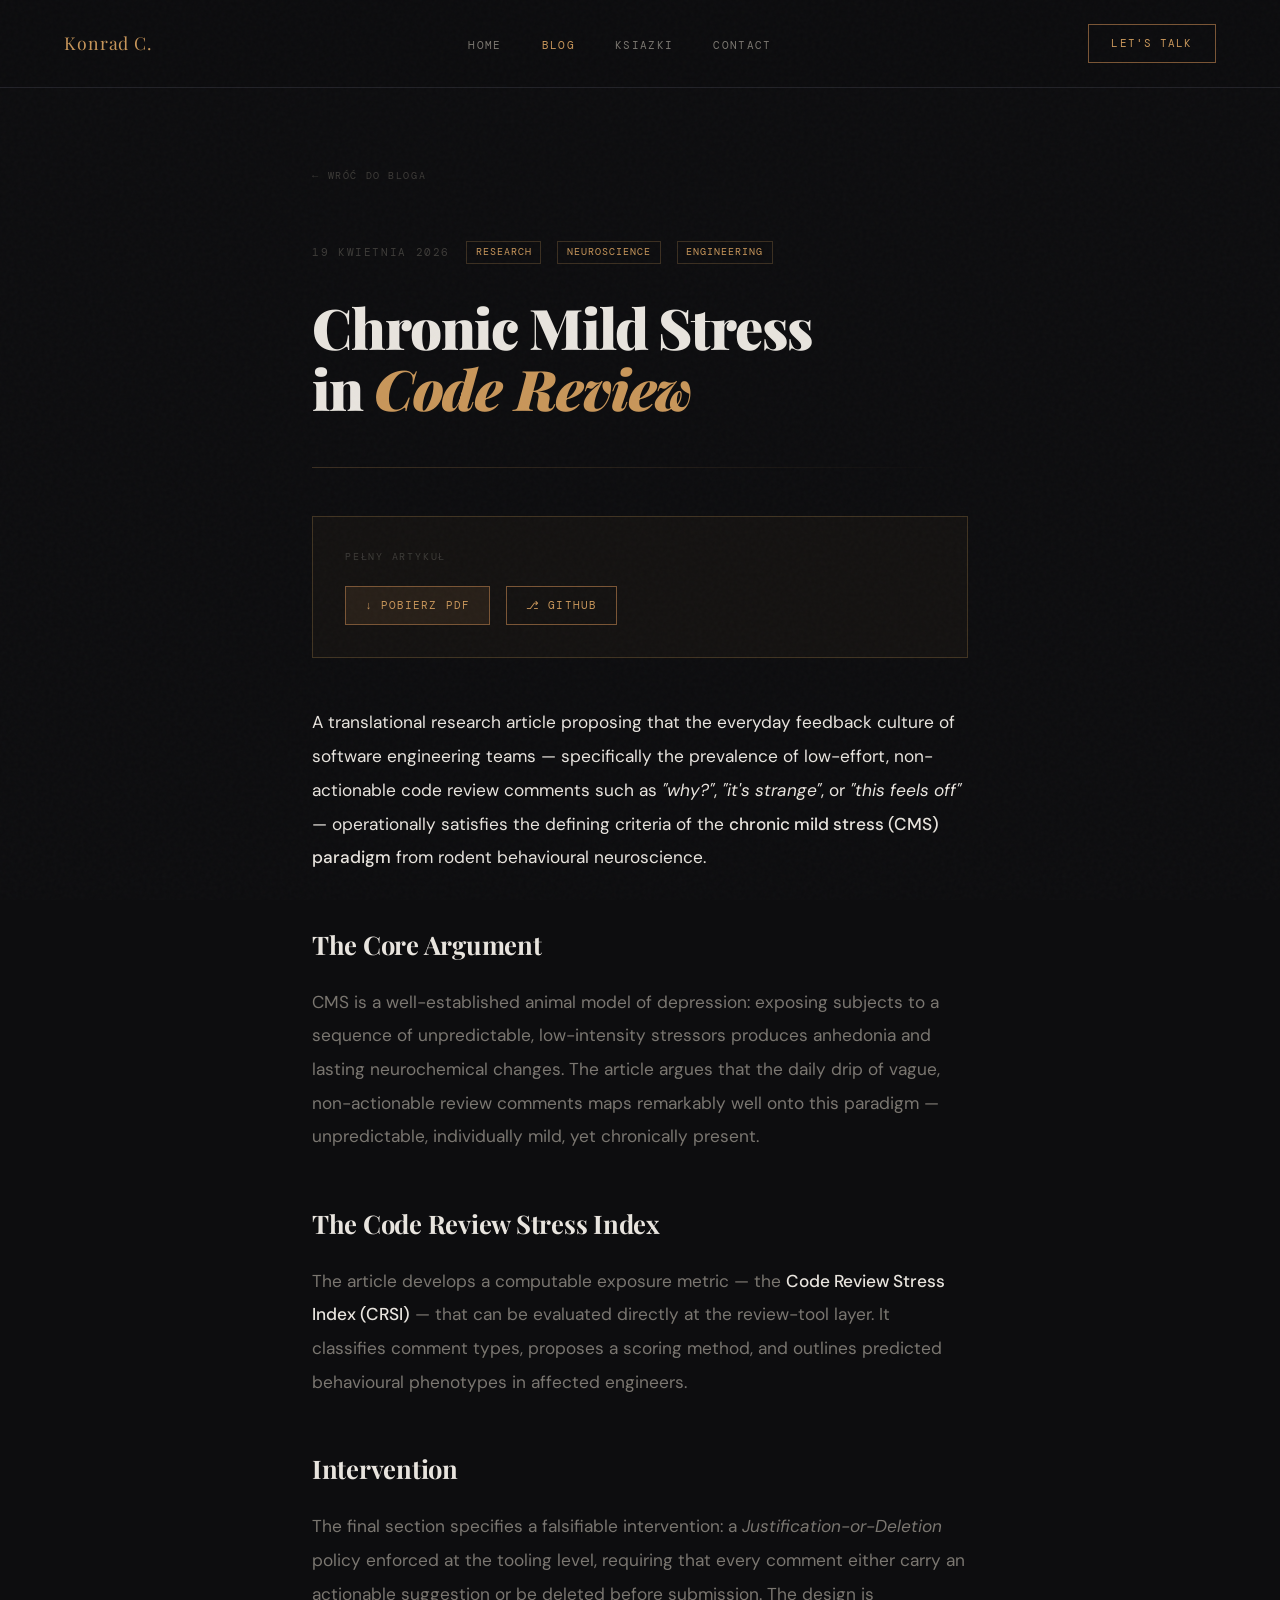
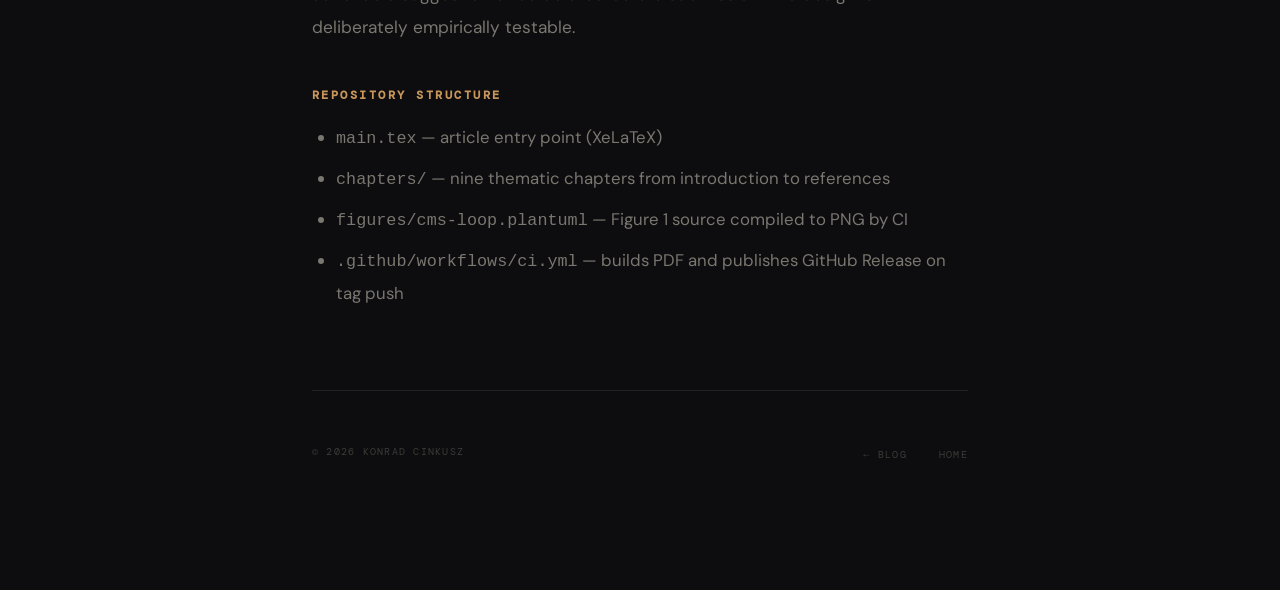
<file: blog/posts/2026-04-19-cms-code-review.html>
<!DOCTYPE html>
<html lang="en">
<head>
<meta charset="UTF-8" />
<meta name="viewport" content="width=device-width, initial-scale=1.0" />
<title>Chronic Mild Stress in Code Review — Konrad Cinkusz</title>
<link href="https://fonts.googleapis.com/css2?family=Playfair+Display:ital,wght@0,400;0,700;0,900;1,400&family=DM+Sans:wght@300;400;500&family=DM+Mono:wght@300;400;500&display=swap" rel="stylesheet" />
<style>
  :root {
    --bg: #0d0d0f;
    --bg2: #111115;
    --gold: #c8965a;
    --gold-light: #e0b87a;
    --gold-dim: #7a5535;
    --text: #e8e4de;
    --text-dim: #7a7670;
    --text-muted: #3d3b38;
    --border: #222228;
    --border-gold: rgba(200,150,90,0.25);
  }

  *, *::before, *::after { margin: 0; padding: 0; box-sizing: border-box; }
  html { scroll-behavior: smooth; }

  body {
    background: var(--bg);
    color: var(--text);
    font-family: 'DM Sans', sans-serif;
    font-size: 16px;
    line-height: 1.7;
    overflow-x: hidden;
  }

  body::before {
    content: '';
    position: fixed;
    inset: 0;
    background-image: url("data:image/svg+xml,%3Csvg viewBox='0 0 256 256' xmlns='http://www.w3.org/2000/svg'%3E%3Cfilter id='n'%3E%3CfeTurbulence type='fractalNoise' baseFrequency='0.9' numOctaves='4' stitchTiles='stitch'/%3E%3C/filter%3E%3Crect width='100%25' height='100%25' filter='url(%23n)' opacity='1'/%3E%3C/svg%3E");
    opacity: 0.025;
    pointer-events: none;
    z-index: 1000;
  }

  /* NAV */
  nav {
    position: fixed;
    top: 0; left: 0; right: 0;
    z-index: 900;
    display: flex;
    justify-content: space-between;
    align-items: center;
    padding: 1.5rem 4rem;
    background: rgba(13,13,15,0.85);
    backdrop-filter: blur(12px);
    border-bottom: 1px solid var(--border);
  }

  .nav-logo {
    font-family: 'Playfair Display', serif;
    font-size: 1.1rem;
    color: var(--gold);
    letter-spacing: 0.05em;
    text-decoration: none;
  }

  .nav-links {
    display: flex;
    gap: 2.5rem;
    list-style: none;
  }

  .nav-links a {
    font-family: 'DM Mono', monospace;
    font-size: 0.7rem;
    letter-spacing: 0.12em;
    text-transform: uppercase;
    color: var(--text-dim);
    text-decoration: none;
    transition: color 0.3s;
  }

  .nav-links a:hover,
  .nav-links a.active { color: var(--gold); }

  .nav-cta {
    font-family: 'DM Mono', monospace;
    font-size: 0.7rem;
    letter-spacing: 0.1em;
    text-transform: uppercase;
    padding: 0.55rem 1.4rem;
    border: 1px solid var(--gold-dim);
    color: var(--gold);
    text-decoration: none;
    transition: all 0.3s;
  }

  .nav-cta:hover { background: var(--gold); color: var(--bg); }

  /* ARTICLE */
  .article-wrapper {
    max-width: 720px;
    margin: 0 auto;
    padding: 10rem 2rem 8rem;
  }

  /* BACK LINK */
  .back-link {
    display: inline-flex;
    align-items: center;
    gap: 0.5rem;
    font-family: 'DM Mono', monospace;
    font-size: 0.65rem;
    letter-spacing: 0.15em;
    text-transform: uppercase;
    color: var(--text-muted);
    text-decoration: none;
    margin-bottom: 3.5rem;
    transition: color 0.2s;
    opacity: 0;
    animation: fadeUp 0.6s ease 0.1s forwards;
  }

  .back-link:hover { color: var(--gold); }
  .back-link span { transition: transform 0.2s; }
  .back-link:hover span { transform: translateX(-4px); }

  /* META */
  .article-meta {
    display: flex;
    flex-wrap: wrap;
    align-items: center;
    gap: 1rem;
    margin-bottom: 2rem;
    opacity: 0;
    animation: fadeUp 0.6s ease 0.2s forwards;
  }

  .article-date {
    font-family: 'DM Mono', monospace;
    font-size: 0.68rem;
    letter-spacing: 0.15em;
    text-transform: uppercase;
    color: var(--text-muted);
  }

  .article-tag {
    font-family: 'DM Mono', monospace;
    font-size: 0.6rem;
    letter-spacing: 0.1em;
    text-transform: uppercase;
    color: var(--gold);
    border: 1px solid var(--border-gold);
    padding: 0.15rem 0.55rem;
  }

  /* TITLE */
  .article-title {
    font-family: 'Playfair Display', serif;
    font-size: clamp(2.2rem, 5vw, 3.5rem);
    font-weight: 900;
    line-height: 1.1;
    letter-spacing: -0.02em;
    margin-bottom: 3rem;
    opacity: 0;
    animation: fadeUp 0.6s ease 0.3s forwards;
  }

  .article-title em { font-style: italic; color: var(--gold); }

  /* DIVIDER */
  .article-rule {
    height: 1px;
    background: linear-gradient(to right, var(--border-gold), transparent);
    margin-bottom: 3rem;
    opacity: 0;
    animation: fadeUp 0.6s ease 0.4s forwards;
  }

  /* CONTENT */
  .article-content {
    opacity: 0;
    animation: fadeUp 0.6s ease 0.5s forwards;
  }

  .article-content p {
    font-size: 1.08rem;
    color: var(--text-dim);
    line-height: 1.95;
    margin-bottom: 1.8rem;
  }

  .article-content p:first-child { color: var(--text); }

  .article-content h2 {
    font-family: 'Playfair Display', serif;
    font-size: 1.6rem;
    font-weight: 700;
    color: var(--text);
    margin: 3rem 0 1.2rem;
    letter-spacing: -0.01em;
  }

  .article-content h3 {
    font-family: 'DM Mono', monospace;
    font-size: 0.78rem;
    letter-spacing: 0.2em;
    text-transform: uppercase;
    color: var(--gold);
    margin: 2.5rem 0 1rem;
  }

  .article-content blockquote {
    border-left: 2px solid var(--gold-dim);
    padding: 0.5rem 0 0.5rem 2rem;
    margin: 2rem 0;
  }

  .article-content blockquote p {
    font-family: 'Playfair Display', serif;
    font-style: italic;
    font-size: 1.15rem;
    color: var(--text);
    margin-bottom: 0;
  }

  .article-content ul, .article-content ol {
    padding-left: 1.5rem;
    margin-bottom: 1.8rem;
    color: var(--text-dim);
    font-size: 1.05rem;
    line-height: 1.9;
  }

  .article-content li { margin-bottom: 0.5rem; }

  .article-content a {
    color: var(--gold);
    text-decoration: none;
    border-bottom: 1px solid var(--gold-dim);
    transition: border-color 0.2s;
  }

  .article-content a:hover { border-color: var(--gold); }

  .article-content strong { color: var(--text); font-weight: 500; }

  /* ARTICLE LINKS BLOCK */
  .article-links {
    display: flex;
    flex-wrap: wrap;
    gap: 1rem;
    margin: 3rem 0;
    padding: 2rem;
    border: 1px solid var(--border-gold);
    background: rgba(200,150,90,0.04);
    opacity: 0;
    animation: fadeUp 0.6s ease 0.55s forwards;
  }

  .article-links-label {
    width: 100%;
    font-family: 'DM Mono', monospace;
    font-size: 0.62rem;
    letter-spacing: 0.18em;
    text-transform: uppercase;
    color: var(--text-muted);
    margin-bottom: 0.25rem;
  }

  .article-link-btn {
    display: inline-flex;
    align-items: center;
    gap: 0.5rem;
    font-family: 'DM Mono', monospace;
    font-size: 0.68rem;
    letter-spacing: 0.1em;
    text-transform: uppercase;
    text-decoration: none;
    padding: 0.6rem 1.2rem;
    border: 1px solid var(--gold-dim);
    color: var(--gold);
    transition: all 0.2s;
  }

  .article-link-btn:hover {
    background: var(--gold);
    color: var(--bg);
    border-color: var(--gold);
  }

  .article-link-btn.primary {
    background: rgba(200,150,90,0.1);
  }

  /* FOOTER NAV */
  .article-footer {
    margin-top: 5rem;
    padding-top: 3rem;
    border-top: 1px solid var(--border);
    display: flex;
    justify-content: space-between;
    align-items: center;
    flex-wrap: wrap;
    gap: 1rem;
  }

  .footer-text {
    font-family: 'DM Mono', monospace;
    font-size: 0.65rem;
    letter-spacing: 0.12em;
    text-transform: uppercase;
    color: var(--text-muted);
  }

  .footer-links {
    display: flex;
    gap: 2rem;
    list-style: none;
  }

  .footer-links a {
    font-family: 'DM Mono', monospace;
    font-size: 0.65rem;
    letter-spacing: 0.12em;
    text-transform: uppercase;
    color: var(--text-muted);
    text-decoration: none;
    transition: color 0.2s;
  }

  .footer-links a:hover { color: var(--gold); }

  @keyframes fadeUp {
    from { opacity: 0; transform: translateY(20px); }
    to   { opacity: 1; transform: translateY(0); }
  }

  @media (max-width: 640px) {
    nav { padding: 1.5rem 1.5rem; }
    .nav-links { display: none; }
    .article-wrapper { padding: 8rem 1.5rem 5rem; }
    .article-links { flex-direction: column; }
  }
</style>
</head>
<body>

<!-- NAV -->
<nav>
  <a href="../../index.html" class="nav-logo">Konrad C.</a>
  <ul class="nav-links">
    <li><a href="../../index.html">Home</a></li>
    <li><a href="../index.html" class="active">Blog</a></li>
    <li><a href="../../ksiazki/index.html">Ksiazki</a></li>
    <li><a href="../../index.html#contact">Contact</a></li>
  </ul>
  <a href="../../index.html#contact" class="nav-cta">Let's Talk</a>
</nav>

<article class="article-wrapper">

  <a href="../index.html" class="back-link">
    <span>←</span> Wróć do bloga
  </a>

  <div class="article-meta">
    <span class="article-date">19 Kwietnia 2026</span>
    <span class="article-tag">Research</span>
    <span class="article-tag">Neuroscience</span>
    <span class="article-tag">Engineering</span>
  </div>

  <h1 class="article-title">Chronic Mild Stress<br>in <em>Code Review</em></h1>

  <div class="article-rule"></div>

  <div class="article-links">
    <span class="article-links-label">Pełny artykuł</span>
    <a href="https://github.com/konradcinkusz/cms-code-review-article/releases/latest/download/CMS_Code_Review.pdf"
       class="article-link-btn primary"
       target="_blank" rel="noopener">
      ↓ Pobierz PDF
    </a>
    <a href="https://github.com/konradcinkusz/cms-code-review-article"
       class="article-link-btn"
       target="_blank" rel="noopener">
      ⎇ GitHub
    </a>
  </div>

  <div class="article-content">

    <p>
      A translational research article proposing that the everyday feedback culture of software
      engineering teams — specifically the prevalence of low-effort, non-actionable code review
      comments such as <em>"why?"</em>, <em>"it's strange"</em>, or <em>"this feels off"</em> —
      operationally satisfies the defining criteria of the <strong>chronic mild stress (CMS) paradigm</strong>
      from rodent behavioural neuroscience.
    </p>

    <h2>The Core Argument</h2>

    <p>
      CMS is a well-established animal model of depression: exposing subjects to a sequence of
      unpredictable, low-intensity stressors produces anhedonia and lasting neurochemical changes.
      The article argues that the daily drip of vague, non-actionable review comments maps
      remarkably well onto this paradigm — unpredictable, individually mild, yet chronically present.
    </p>

    <h2>The Code Review Stress Index</h2>

    <p>
      The article develops a computable exposure metric — the <strong>Code Review Stress Index (CRSI)</strong>
      — that can be evaluated directly at the review-tool layer. It classifies comment types,
      proposes a scoring method, and outlines predicted behavioural phenotypes in affected engineers.
    </p>

    <h2>Intervention</h2>

    <p>
      The final section specifies a falsifiable intervention: a <em>Justification-or-Deletion</em>
      policy enforced at the tooling level, requiring that every comment either carry an actionable
      suggestion or be deleted before submission. The design is deliberately empirically testable.
    </p>

    <h3>Repository structure</h3>

    <ul>
      <li><code>main.tex</code> — article entry point (XeLaTeX)</li>
      <li><code>chapters/</code> — nine thematic chapters from introduction to references</li>
      <li><code>figures/cms-loop.plantuml</code> — Figure 1 source compiled to PNG by CI</li>
      <li><code>.github/workflows/ci.yml</code> — builds PDF and publishes GitHub Release on tag push</li>
    </ul>

  </div>

  <div class="article-footer">
    <span class="footer-text">&copy; 2026 Konrad Cinkusz</span>
    <ul class="footer-links">
      <li><a href="../index.html">← Blog</a></li>
      <li><a href="../../index.html">Home</a></li>
    </ul>
  </div>

</article>

</body>
</html>
</file>
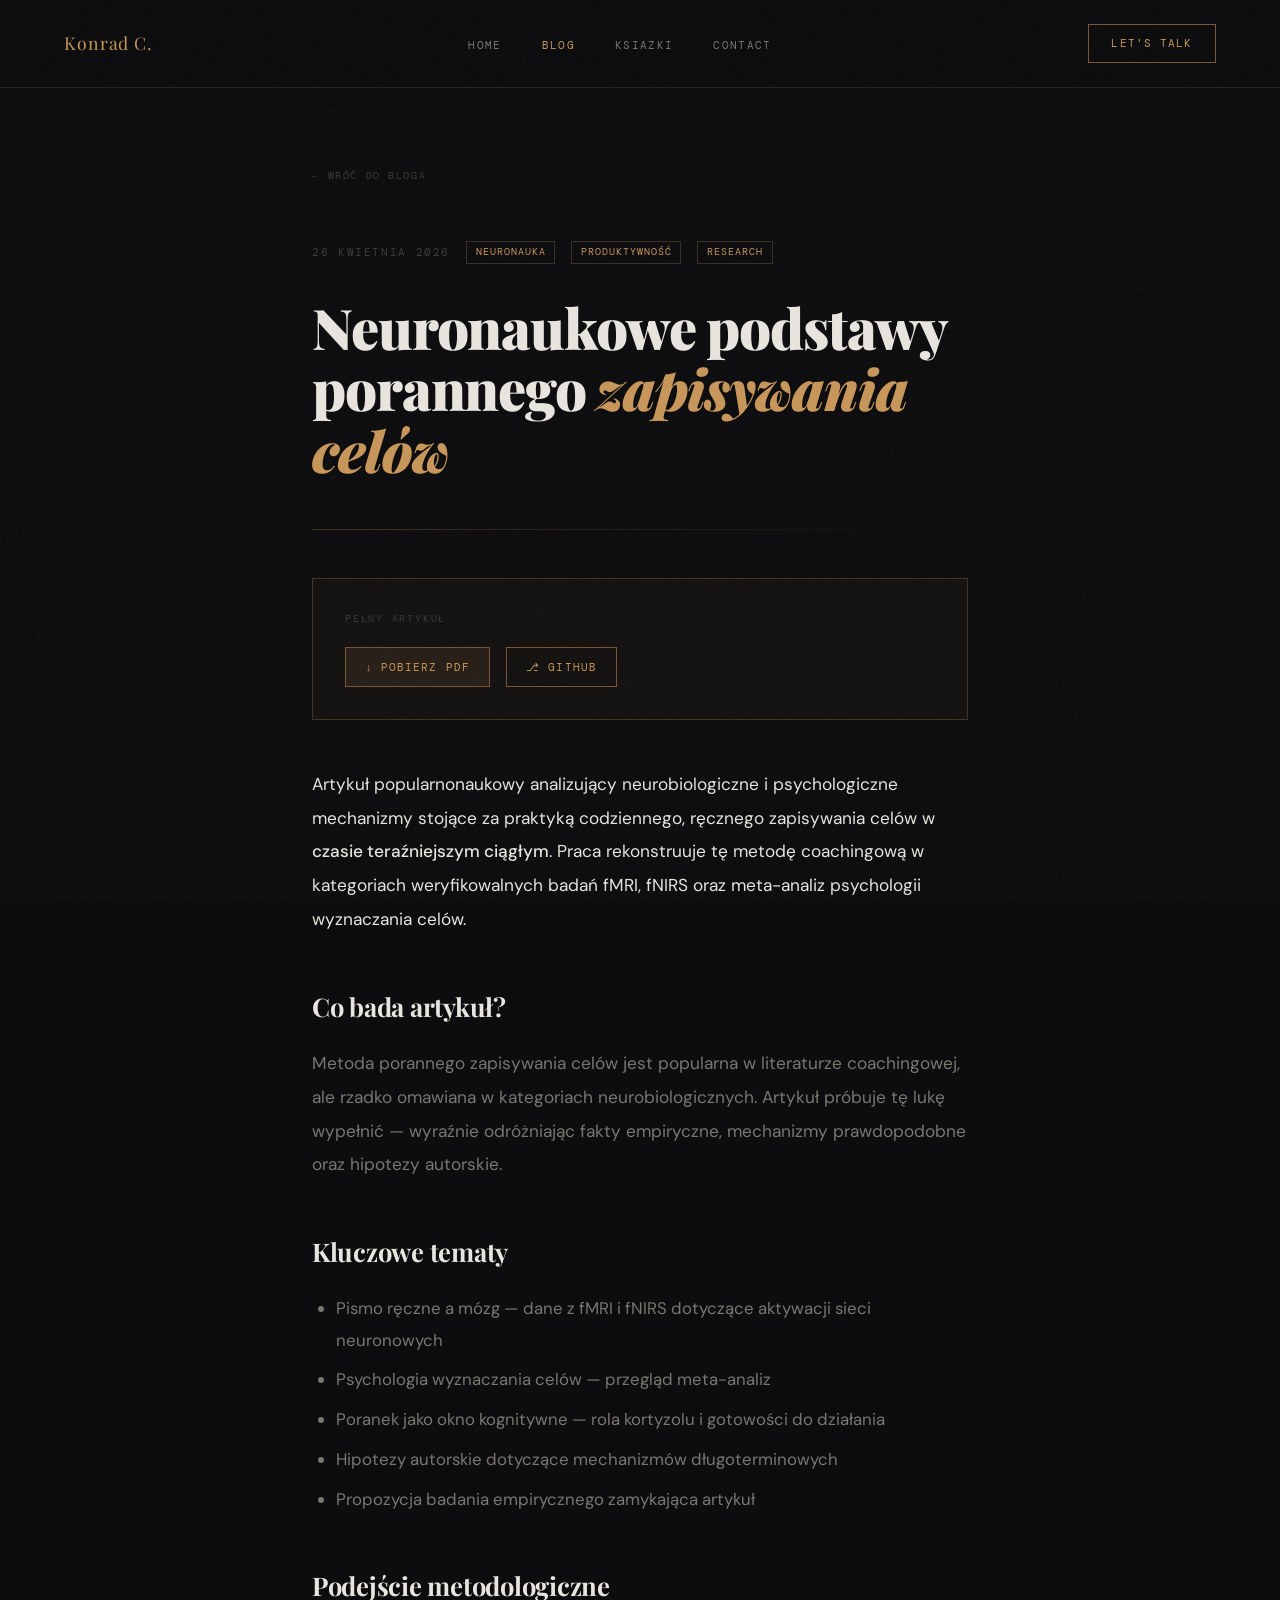
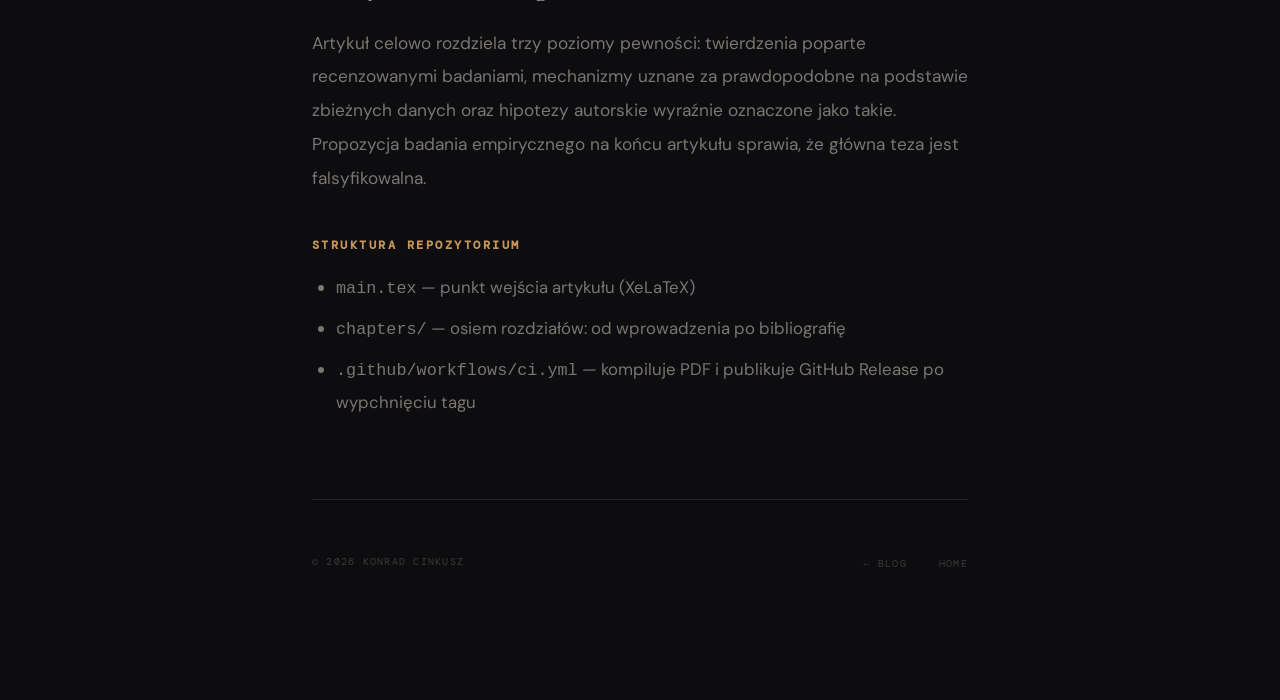
<file: blog/posts/2026-04-26-poranne-cele-neuronauka.html>
<!DOCTYPE html>
<html lang="pl">
<head>
<meta charset="UTF-8" />
<meta name="viewport" content="width=device-width, initial-scale=1.0" />
<title>Neuronaukowe podstawy porannego zapisywania celów — Konrad Cinkusz</title>
<link href="https://fonts.googleapis.com/css2?family=Playfair+Display:ital,wght@0,400;0,700;0,900;1,400&family=DM+Sans:wght@300;400;500&family=DM+Mono:wght@300;400;500&display=swap" rel="stylesheet" />
<style>
  :root {
    --bg: #0d0d0f;
    --bg2: #111115;
    --gold: #c8965a;
    --gold-light: #e0b87a;
    --gold-dim: #7a5535;
    --text: #e8e4de;
    --text-dim: #7a7670;
    --text-muted: #3d3b38;
    --border: #222228;
    --border-gold: rgba(200,150,90,0.25);
  }

  *, *::before, *::after { margin: 0; padding: 0; box-sizing: border-box; }
  html { scroll-behavior: smooth; }

  body {
    background: var(--bg);
    color: var(--text);
    font-family: 'DM Sans', sans-serif;
    font-size: 16px;
    line-height: 1.7;
    overflow-x: hidden;
  }

  body::before {
    content: '';
    position: fixed;
    inset: 0;
    background-image: url("data:image/svg+xml,%3Csvg viewBox='0 0 256 256' xmlns='http://www.w3.org/2000/svg'%3E%3Cfilter id='n'%3E%3CfeTurbulence type='fractalNoise' baseFrequency='0.9' numOctaves='4' stitchTiles='stitch'/%3E%3C/filter%3E%3Crect width='100%25' height='100%25' filter='url(%23n)' opacity='1'/%3E%3C/svg%3E");
    opacity: 0.025;
    pointer-events: none;
    z-index: 1000;
  }

  /* NAV */
  nav {
    position: fixed;
    top: 0; left: 0; right: 0;
    z-index: 900;
    display: flex;
    justify-content: space-between;
    align-items: center;
    padding: 1.5rem 4rem;
    background: rgba(13,13,15,0.85);
    backdrop-filter: blur(12px);
    border-bottom: 1px solid var(--border);
  }

  .nav-logo {
    font-family: 'Playfair Display', serif;
    font-size: 1.1rem;
    color: var(--gold);
    letter-spacing: 0.05em;
    text-decoration: none;
  }

  .nav-links {
    display: flex;
    gap: 2.5rem;
    list-style: none;
  }

  .nav-links a {
    font-family: 'DM Mono', monospace;
    font-size: 0.7rem;
    letter-spacing: 0.12em;
    text-transform: uppercase;
    color: var(--text-dim);
    text-decoration: none;
    transition: color 0.3s;
  }

  .nav-links a:hover,
  .nav-links a.active { color: var(--gold); }

  .nav-cta {
    font-family: 'DM Mono', monospace;
    font-size: 0.7rem;
    letter-spacing: 0.1em;
    text-transform: uppercase;
    padding: 0.55rem 1.4rem;
    border: 1px solid var(--gold-dim);
    color: var(--gold);
    text-decoration: none;
    transition: all 0.3s;
  }

  .nav-cta:hover { background: var(--gold); color: var(--bg); }

  /* ARTICLE */
  .article-wrapper {
    max-width: 720px;
    margin: 0 auto;
    padding: 10rem 2rem 8rem;
  }

  /* BACK LINK */
  .back-link {
    display: inline-flex;
    align-items: center;
    gap: 0.5rem;
    font-family: 'DM Mono', monospace;
    font-size: 0.65rem;
    letter-spacing: 0.15em;
    text-transform: uppercase;
    color: var(--text-muted);
    text-decoration: none;
    margin-bottom: 3.5rem;
    transition: color 0.2s;
    opacity: 0;
    animation: fadeUp 0.6s ease 0.1s forwards;
  }

  .back-link:hover { color: var(--gold); }
  .back-link span { transition: transform 0.2s; }
  .back-link:hover span { transform: translateX(-4px); }

  /* META */
  .article-meta {
    display: flex;
    flex-wrap: wrap;
    align-items: center;
    gap: 1rem;
    margin-bottom: 2rem;
    opacity: 0;
    animation: fadeUp 0.6s ease 0.2s forwards;
  }

  .article-date {
    font-family: 'DM Mono', monospace;
    font-size: 0.68rem;
    letter-spacing: 0.15em;
    text-transform: uppercase;
    color: var(--text-muted);
  }

  .article-tag {
    font-family: 'DM Mono', monospace;
    font-size: 0.6rem;
    letter-spacing: 0.1em;
    text-transform: uppercase;
    color: var(--gold);
    border: 1px solid var(--border-gold);
    padding: 0.15rem 0.55rem;
  }

  /* TITLE */
  .article-title {
    font-family: 'Playfair Display', serif;
    font-size: clamp(2.2rem, 5vw, 3.5rem);
    font-weight: 900;
    line-height: 1.1;
    letter-spacing: -0.02em;
    margin-bottom: 3rem;
    opacity: 0;
    animation: fadeUp 0.6s ease 0.3s forwards;
  }

  .article-title em { font-style: italic; color: var(--gold); }

  /* DIVIDER */
  .article-rule {
    height: 1px;
    background: linear-gradient(to right, var(--border-gold), transparent);
    margin-bottom: 3rem;
    opacity: 0;
    animation: fadeUp 0.6s ease 0.4s forwards;
  }

  /* CONTENT */
  .article-content {
    opacity: 0;
    animation: fadeUp 0.6s ease 0.5s forwards;
  }

  .article-content p {
    font-size: 1.08rem;
    color: var(--text-dim);
    line-height: 1.95;
    margin-bottom: 1.8rem;
  }

  .article-content p:first-child { color: var(--text); }

  .article-content h2 {
    font-family: 'Playfair Display', serif;
    font-size: 1.6rem;
    font-weight: 700;
    color: var(--text);
    margin: 3rem 0 1.2rem;
    letter-spacing: -0.01em;
  }

  .article-content h3 {
    font-family: 'DM Mono', monospace;
    font-size: 0.78rem;
    letter-spacing: 0.2em;
    text-transform: uppercase;
    color: var(--gold);
    margin: 2.5rem 0 1rem;
  }

  .article-content blockquote {
    border-left: 2px solid var(--gold-dim);
    padding: 0.5rem 0 0.5rem 2rem;
    margin: 2rem 0;
  }

  .article-content blockquote p {
    font-family: 'Playfair Display', serif;
    font-style: italic;
    font-size: 1.15rem;
    color: var(--text);
    margin-bottom: 0;
  }

  .article-content ul, .article-content ol {
    padding-left: 1.5rem;
    margin-bottom: 1.8rem;
    color: var(--text-dim);
    font-size: 1.05rem;
    line-height: 1.9;
  }

  .article-content li { margin-bottom: 0.5rem; }

  .article-content a {
    color: var(--gold);
    text-decoration: none;
    border-bottom: 1px solid var(--gold-dim);
    transition: border-color 0.2s;
  }

  .article-content a:hover { border-color: var(--gold); }

  .article-content strong { color: var(--text); font-weight: 500; }

  /* ARTICLE LINKS BLOCK */
  .article-links {
    display: flex;
    flex-wrap: wrap;
    gap: 1rem;
    margin: 3rem 0;
    padding: 2rem;
    border: 1px solid var(--border-gold);
    background: rgba(200,150,90,0.04);
    opacity: 0;
    animation: fadeUp 0.6s ease 0.55s forwards;
  }

  .article-links-label {
    width: 100%;
    font-family: 'DM Mono', monospace;
    font-size: 0.62rem;
    letter-spacing: 0.18em;
    text-transform: uppercase;
    color: var(--text-muted);
    margin-bottom: 0.25rem;
  }

  .article-link-btn {
    display: inline-flex;
    align-items: center;
    gap: 0.5rem;
    font-family: 'DM Mono', monospace;
    font-size: 0.68rem;
    letter-spacing: 0.1em;
    text-transform: uppercase;
    text-decoration: none;
    padding: 0.6rem 1.2rem;
    border: 1px solid var(--gold-dim);
    color: var(--gold);
    transition: all 0.2s;
  }

  .article-link-btn:hover {
    background: var(--gold);
    color: var(--bg);
    border-color: var(--gold);
  }

  .article-link-btn.primary {
    background: rgba(200,150,90,0.1);
  }

  /* FOOTER NAV */
  .article-footer {
    margin-top: 5rem;
    padding-top: 3rem;
    border-top: 1px solid var(--border);
    display: flex;
    justify-content: space-between;
    align-items: center;
    flex-wrap: wrap;
    gap: 1rem;
  }

  .footer-text {
    font-family: 'DM Mono', monospace;
    font-size: 0.65rem;
    letter-spacing: 0.12em;
    text-transform: uppercase;
    color: var(--text-muted);
  }

  .footer-links {
    display: flex;
    gap: 2rem;
    list-style: none;
  }

  .footer-links a {
    font-family: 'DM Mono', monospace;
    font-size: 0.65rem;
    letter-spacing: 0.12em;
    text-transform: uppercase;
    color: var(--text-muted);
    text-decoration: none;
    transition: color 0.2s;
  }

  .footer-links a:hover { color: var(--gold); }

  @keyframes fadeUp {
    from { opacity: 0; transform: translateY(20px); }
    to   { opacity: 1; transform: translateY(0); }
  }

  @media (max-width: 640px) {
    nav { padding: 1.5rem 1.5rem; }
    .nav-links { display: none; }
    .article-wrapper { padding: 8rem 1.5rem 5rem; }
    .article-links { flex-direction: column; }
  }
</style>
</head>
<body>

<!-- NAV -->
<nav>
  <a href="../../index.html" class="nav-logo">Konrad C.</a>
  <ul class="nav-links">
    <li><a href="../../index.html">Home</a></li>
    <li><a href="../index.html" class="active">Blog</a></li>
    <li><a href="../../ksiazki/index.html">Ksiazki</a></li>
    <li><a href="../../index.html#contact">Contact</a></li>
  </ul>
  <a href="../../index.html#contact" class="nav-cta">Let's Talk</a>
</nav>

<article class="article-wrapper">

  <a href="../index.html" class="back-link">
    <span>←</span> Wróć do bloga
  </a>

  <div class="article-meta">
    <span class="article-date">26 Kwietnia 2026</span>
    <span class="article-tag">Neuronauka</span>
    <span class="article-tag">Produktywność</span>
    <span class="article-tag">Research</span>
  </div>

  <h1 class="article-title">Neuronaukowe podstawy<br>porannego <em>zapisywania celów</em></h1>

  <div class="article-rule"></div>

  <div class="article-links">
    <span class="article-links-label">Pełny artykuł</span>
    <a href="https://github.com/konradcinkusz/poranne-cele-neuronauka/releases/latest/download/Neuronauka_Porannego_Zapisywania_Celow.pdf"
       class="article-link-btn primary"
       target="_blank" rel="noopener">
      ↓ Pobierz PDF
    </a>
    <a href="https://github.com/konradcinkusz/poranne-cele-neuronauka"
       class="article-link-btn"
       target="_blank" rel="noopener">
      ⎇ GitHub
    </a>
  </div>

  <div class="article-content">

    <p>
      Artykuł popularnonaukowy analizujący neurobiologiczne i psychologiczne mechanizmy stojące
      za praktyką codziennego, ręcznego zapisywania celów w <strong>czasie teraźniejszym ciągłym</strong>.
      Praca rekonstruuje tę metodę coachingową w kategoriach weryfikowalnych badań fMRI, fNIRS
      oraz meta-analiz psychologii wyznaczania celów.
    </p>

    <h2>Co bada artykuł?</h2>

    <p>
      Metoda porannego zapisywania celów jest popularna w literaturze coachingowej, ale rzadko
      omawiana w kategoriach neurobiologicznych. Artykuł próbuje tę lukę wypełnić — wyraźnie
      odróżniając fakty empiryczne, mechanizmy prawdopodobne oraz hipotezy autorskie.
    </p>

    <h2>Kluczowe tematy</h2>

    <ul>
      <li>Pismo ręczne a mózg — dane z fMRI i fNIRS dotyczące aktywacji sieci neuronowych</li>
      <li>Psychologia wyznaczania celów — przegląd meta-analiz</li>
      <li>Poranek jako okno kognitywne — rola kortyzolu i gotowości do działania</li>
      <li>Hipotezy autorskie dotyczące mechanizmów długoterminowych</li>
      <li>Propozycja badania empirycznego zamykająca artykuł</li>
    </ul>

    <h2>Podejście metodologiczne</h2>

    <p>
      Artykuł celowo rozdziela trzy poziomy pewności: twierdzenia poparte recenzowanymi badaniami,
      mechanizmy uznane za prawdopodobne na podstawie zbieżnych danych oraz hipotezy autorskie
      wyraźnie oznaczone jako takie. Propozycja badania empirycznego na końcu artykułu sprawia,
      że główna teza jest falsyfikowalna.
    </p>

    <h3>Struktura repozytorium</h3>

    <ul>
      <li><code>main.tex</code> — punkt wejścia artykułu (XeLaTeX)</li>
      <li><code>chapters/</code> — osiem rozdziałów: od wprowadzenia po bibliografię</li>
      <li><code>.github/workflows/ci.yml</code> — kompiluje PDF i publikuje GitHub Release po wypchnięciu tagu</li>
    </ul>

  </div>

  <div class="article-footer">
    <span class="footer-text">&copy; 2026 Konrad Cinkusz</span>
    <ul class="footer-links">
      <li><a href="../index.html">← Blog</a></li>
      <li><a href="../../index.html">Home</a></li>
    </ul>
  </div>

</article>

</body>
</html>
</file>
<file: assets/shared.css>
/* ── CUSTOM CURSOR ── */
*, *::before, *::after { cursor: none !important; }

.cursor-dot {
  position: fixed;
  top: 0; left: 0;
  width: 10px; height: 10px;
  background: var(--gold);
  border-radius: 50%;
  pointer-events: none;
  z-index: 10000;
  transform: translate(-50%, -50%);
  box-shadow: 0 0 8px rgba(200,150,90,0.6), 0 0 20px rgba(200,150,90,0.3);
  transition: opacity 0.3s;
}

.cursor-canvas {
  position: fixed;
  inset: 0;
  pointer-events: none;
  z-index: 9999;
}

@media (max-width: 900px) {
  .cursor-dot, .cursor-canvas { display: none; }
  *, *::before, *::after { cursor: auto !important; }
}

/* ── GUARD OVERLAY ── */
#guard-overlay {
  position: fixed;
  inset: 0;
  z-index: 99999;
  background: var(--bg);
  display: flex;
  align-items: center;
  justify-content: center;
  flex-direction: column;
  transition: opacity 0.6s ease;
}

#guard-overlay.fade-out {
  opacity: 0;
  pointer-events: none;
}

.guard-inner {
  width: min(560px, 90vw);
  border: 1px solid var(--border-gold);
  background: var(--bg2);
  padding: 3rem 3.5rem;
  position: relative;
  animation: guardFadeUp 0.7s ease 0.1s both;
}

.guard-inner::before {
  content: '';
  position: absolute;
  top: 0; left: 0;
  width: 3px; height: 100%;
  background: var(--gold);
}

.guard-index {
  font-family: 'DM Mono', monospace;
  font-size: 0.6rem;
  letter-spacing: 0.25em;
  text-transform: uppercase;
  color: var(--gold);
  opacity: 0.7;
  margin-bottom: 1.2rem;
}

.guard-question {
  font-family: 'Playfair Display', serif;
  font-size: clamp(1.1rem, 2.5vw, 1.4rem);
  font-weight: 700;
  line-height: 1.4;
  margin-bottom: 2.2rem;
  color: var(--text);
}

.guard-question em { color: var(--gold); font-style: italic; }

.guard-form {
  display: flex;
  gap: 0.75rem;
}

.guard-input {
  flex: 1;
  background: var(--bg3, #16161c);
  border: 1px solid var(--border);
  color: var(--text);
  font-family: 'DM Mono', monospace;
  font-size: 0.95rem;
  padding: 0.75rem 1rem;
  outline: none;
  transition: border-color 0.3s;
}

.guard-input:focus { border-color: var(--gold-dim); }
.guard-input.error { border-color: #c85a5a; animation: guardShake 0.35s ease; }

.guard-submit {
  background: var(--gold);
  color: var(--bg);
  border: none;
  font-family: 'DM Mono', monospace;
  font-size: 0.7rem;
  letter-spacing: 0.12em;
  text-transform: uppercase;
  padding: 0.75rem 1.6rem;
  cursor: pointer !important;
  font-weight: 500;
  transition: background 0.3s, transform 0.2s;
}

.guard-submit:hover { background: var(--gold-light); transform: translateY(-1px); }

.guard-hint {
  font-family: 'DM Mono', monospace;
  font-size: 0.62rem;
  letter-spacing: 0.1em;
  color: var(--text-muted);
  margin-top: 1.2rem;
}

@keyframes guardFadeUp {
  from { opacity: 0; transform: translateY(30px); }
  to   { opacity: 1; transform: translateY(0); }
}

@keyframes guardShake {
  0%, 100% { transform: translateX(0); }
  20%       { transform: translateX(-6px); }
  40%       { transform: translateX(6px); }
  60%       { transform: translateX(-4px); }
  80%       { transform: translateX(4px); }
}
</file>
